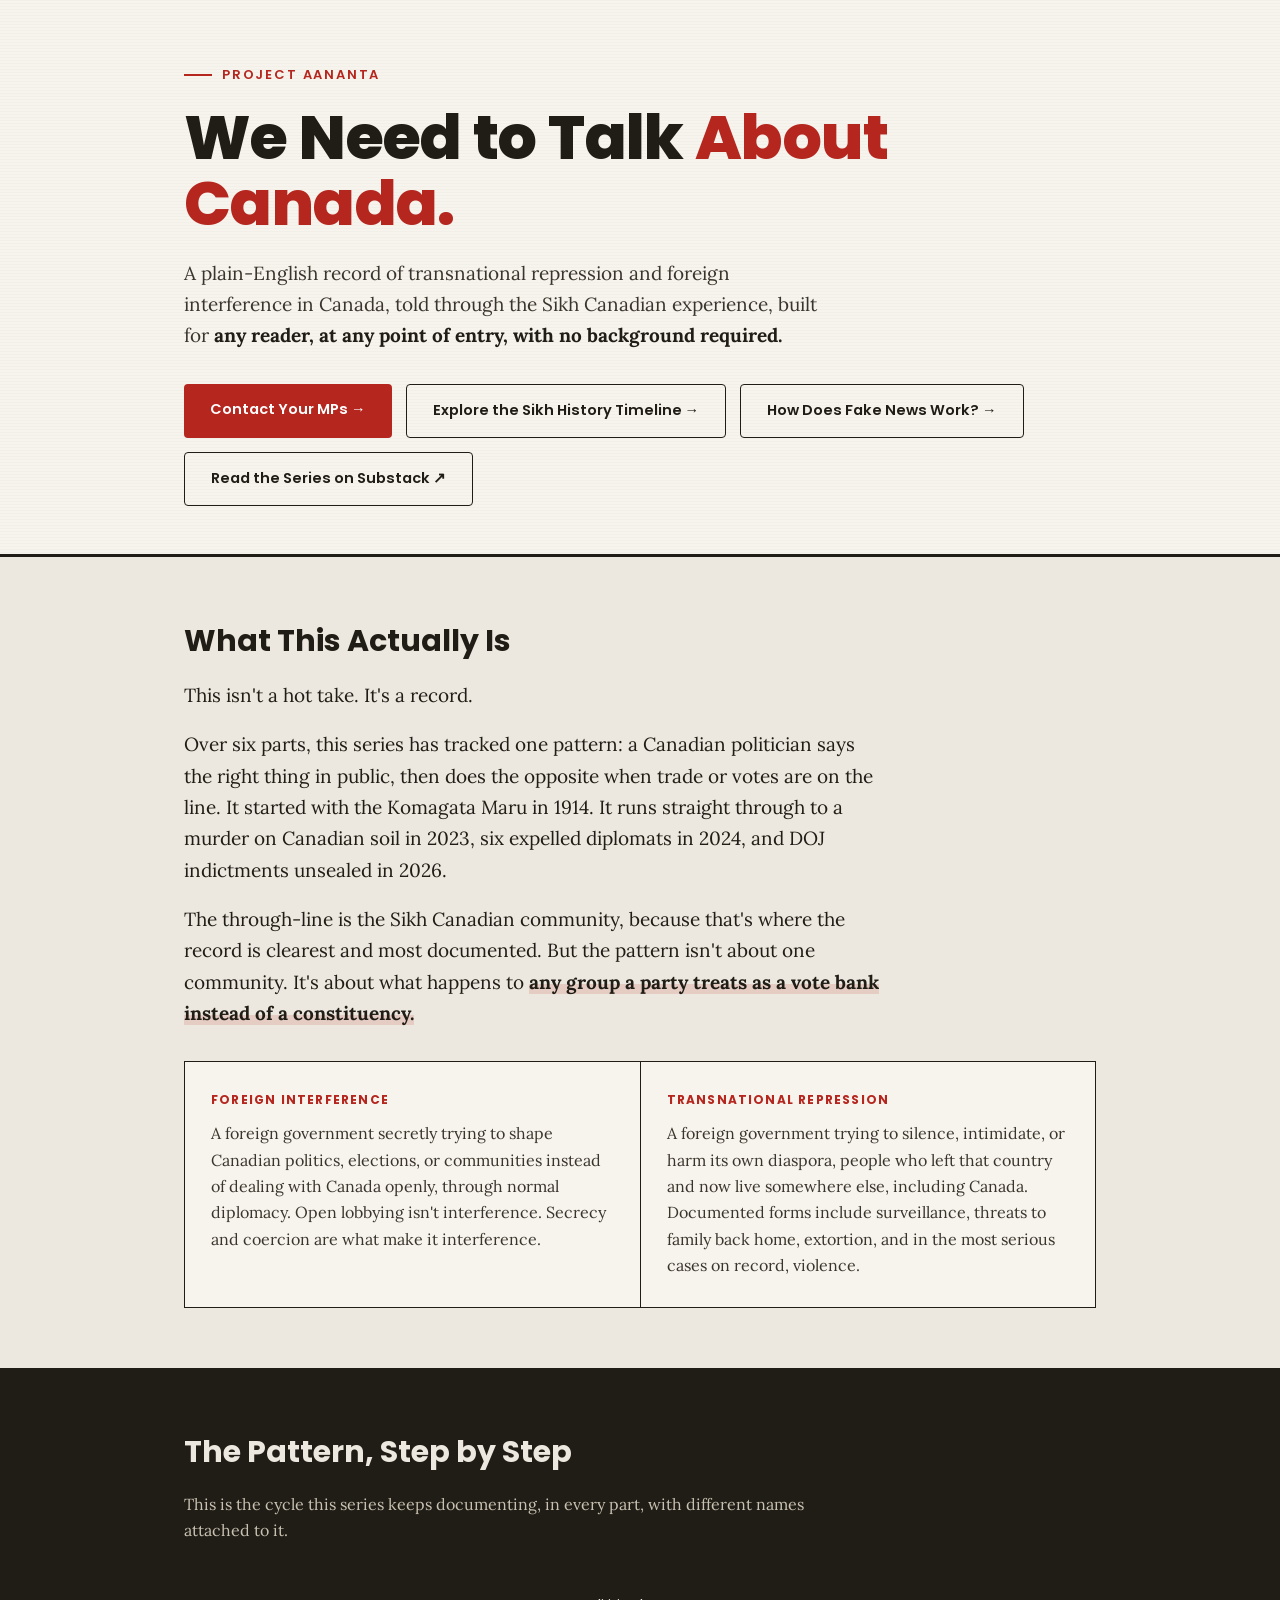
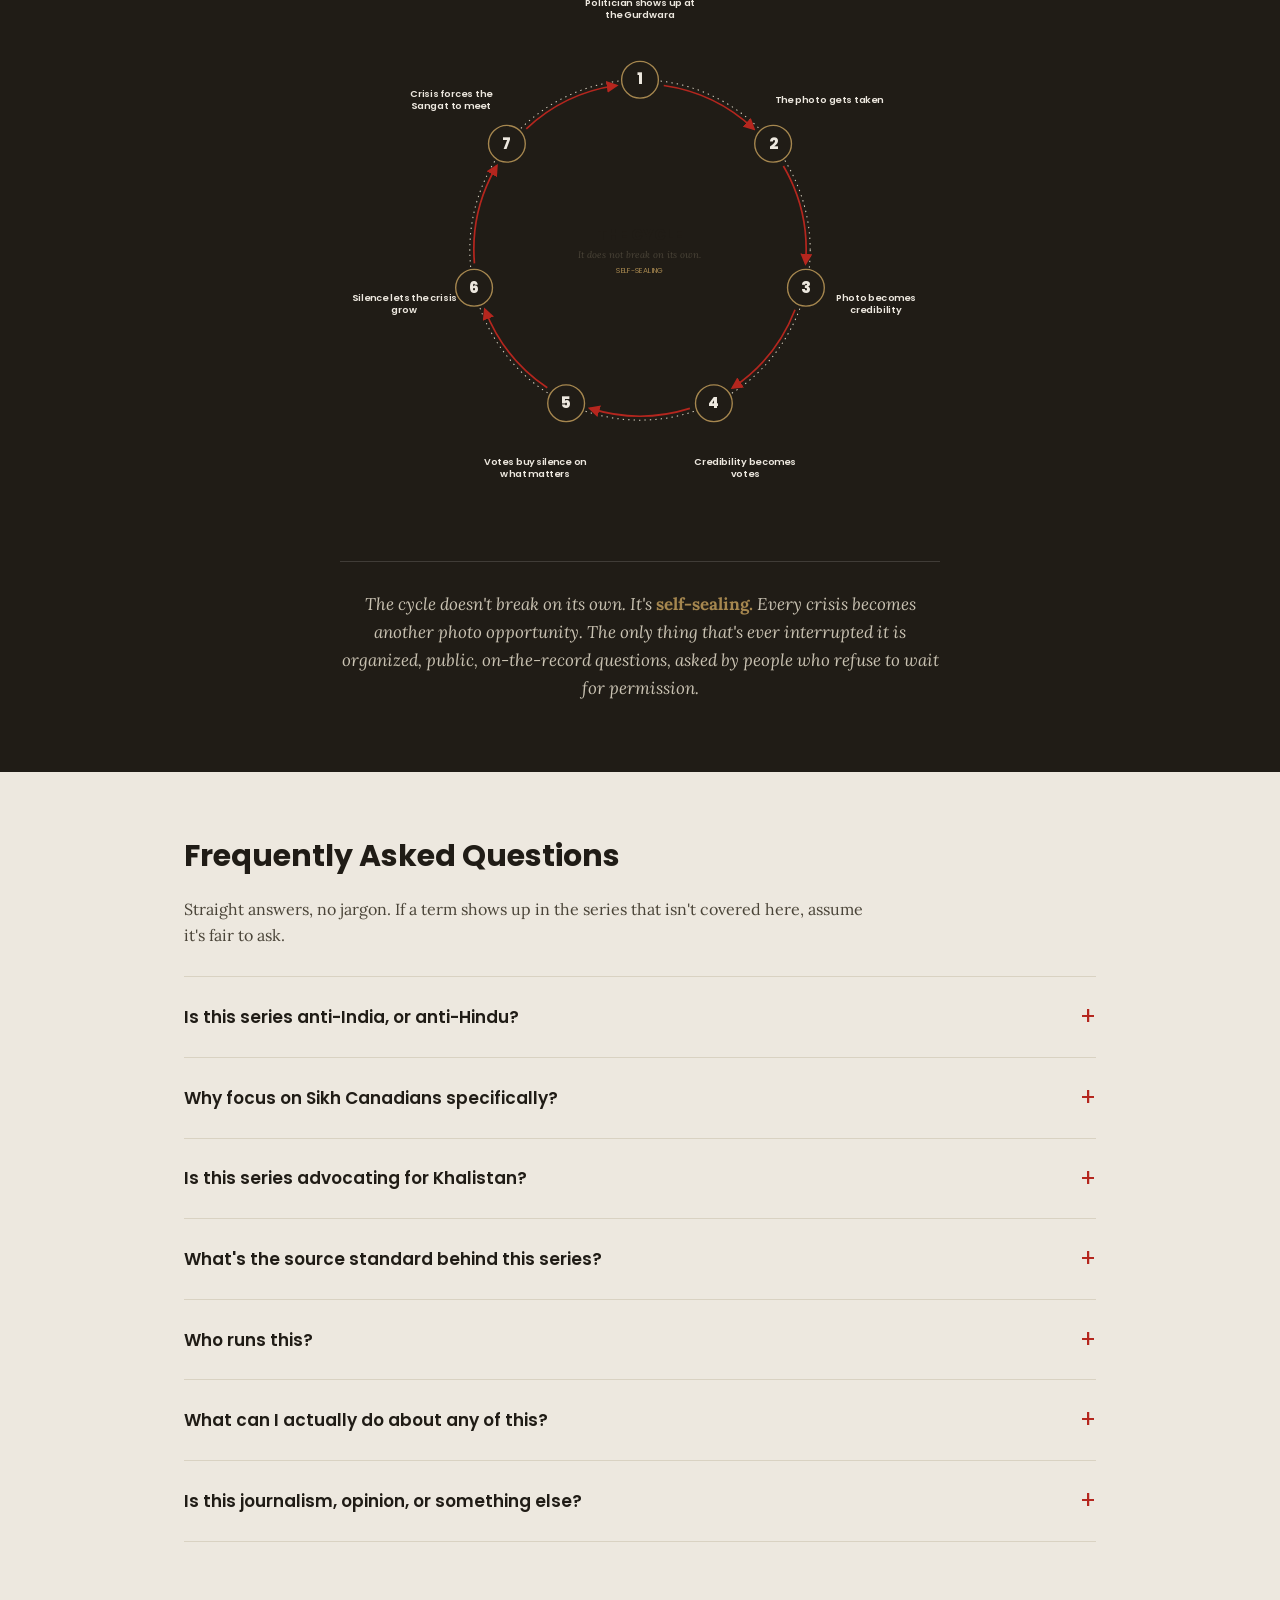
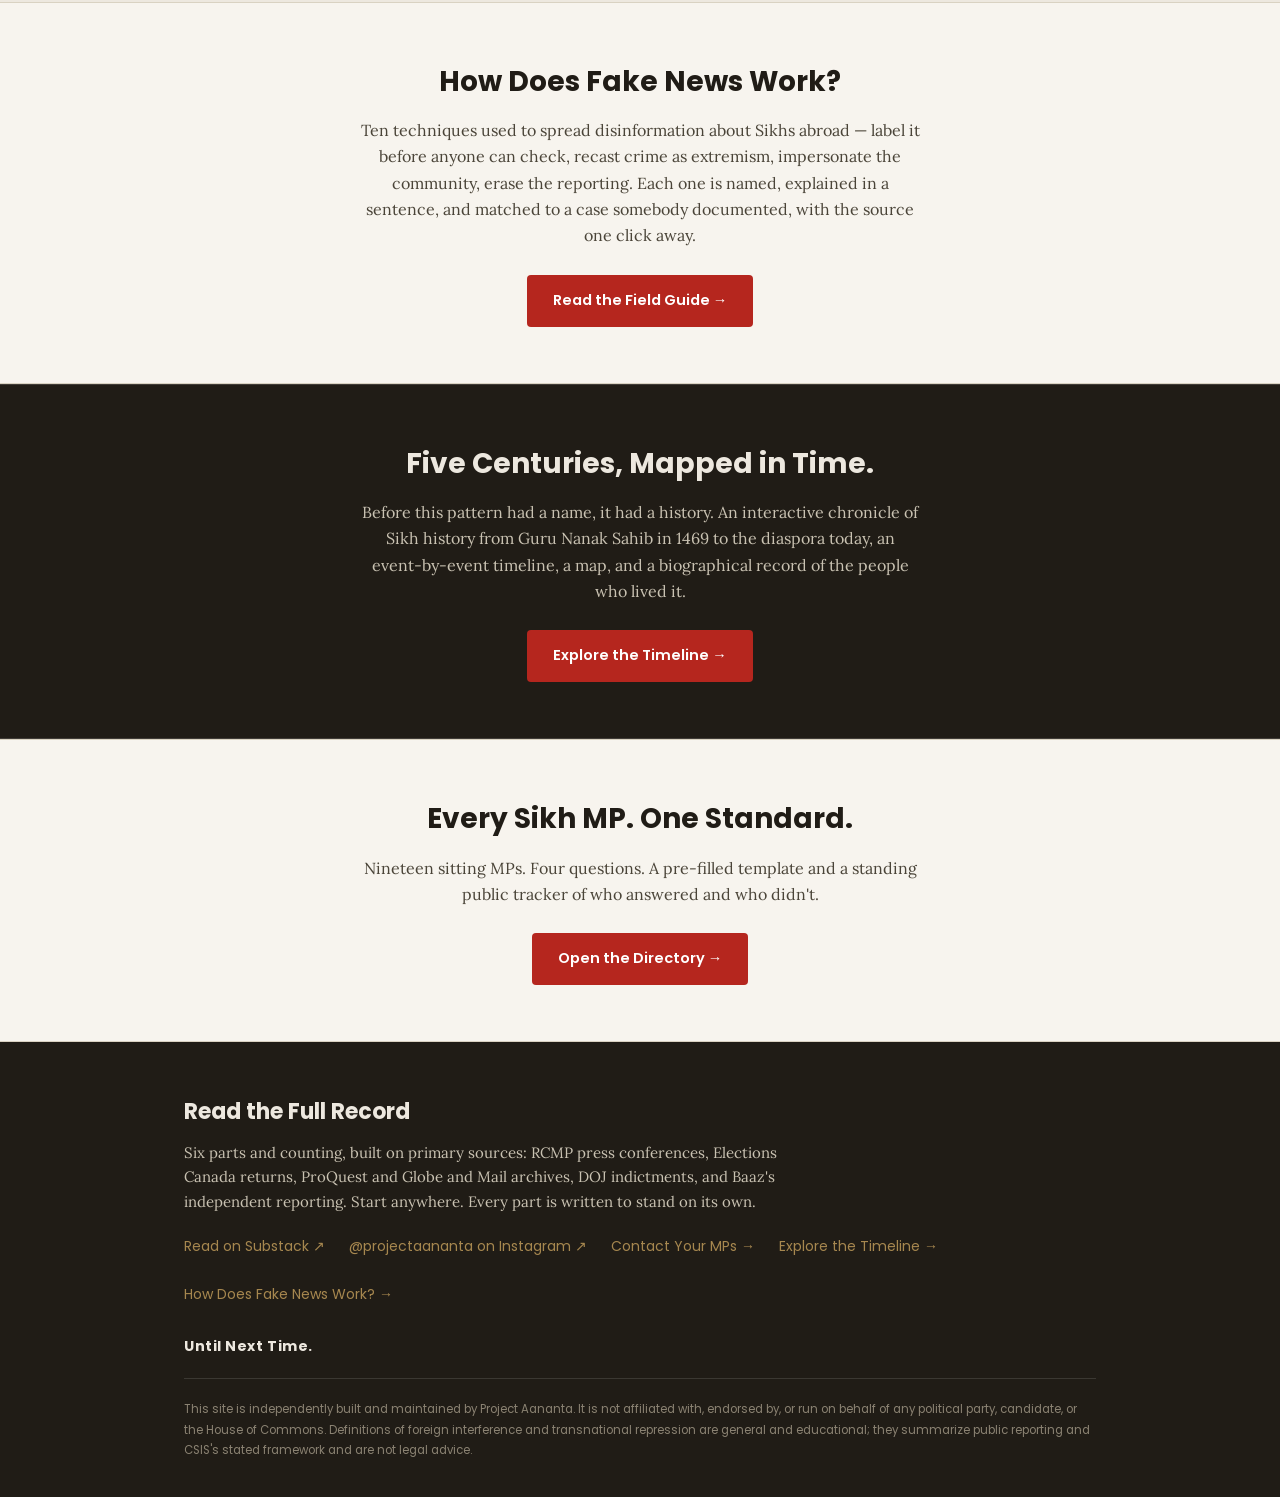
<file: index.html>
<!DOCTYPE html>
<html lang="en">
<head>
<meta charset="UTF-8">
<meta name="viewport" content="width=device-width, initial-scale=1.0">
<title>We Need to Talk About Canada — Project Aananta</title>
<meta name="description" content="A plain-English guide to transnational repression and foreign interference in Canada, and the pattern that keeps letting it happen.">
<link rel="preconnect" href="https://fonts.googleapis.com">
<link rel="preconnect" href="https://fonts.gstatic.com" crossorigin>
<link href="https://fonts.googleapis.com/css2?family=Poppins:wght@400;500;600;700;800&family=Lora:ital,wght@0,400;0,500;0,600;1,400&display=swap" rel="stylesheet">
<style>
  :root{
    --cream:#EDE8DF;
    --paper:#F7F4EE;
    --ink:#201C16;
    --red:#B5261E;
    --red-deep:#8C1B15;
    --brass:#A6874F;
    --line:#D9D2C2;
    --white:#FFFFFF;
    --silent:#8C8474;
  }
  *{box-sizing:border-box; margin:0; padding:0;}
  html{scroll-behavior:smooth;}
  body{
    background:var(--cream);
    color:var(--ink);
    font-family:'Lora', serif;
    line-height:1.65;
    -webkit-font-smoothing:antialiased;
  }
  ::selection{background:var(--red); color:var(--white);}
  a{color:inherit;}
  .wrap{max-width:960px; margin:0 auto; padding:0 24px;}

  /* ---------- MASTHEAD ---------- */
  header.masthead{
    border-bottom:3px solid var(--ink);
    background:
      repeating-linear-gradient(180deg, rgba(0,0,0,0.02) 0px, rgba(0,0,0,0.02) 1px, transparent 1px, transparent 3px),
      var(--paper);
    padding:64px 0 48px;
  }
  .eyebrow{
    font-family:'Poppins', sans-serif;
    font-weight:600;
    font-size:13px;
    letter-spacing:.14em;
    text-transform:uppercase;
    color:var(--red);
    display:flex;
    align-items:center;
    gap:10px;
    margin-bottom:20px;
  }
  .eyebrow::before{
    content:"";
    width:28px; height:2px;
    background:var(--red);
    display:inline-block;
  }
  h1.title{
    font-family:'Poppins', sans-serif;
    font-weight:800;
    font-size:clamp(36px, 6vw, 62px);
    line-height:1.05;
    letter-spacing:-.01em;
    margin-bottom:22px;
    max-width:760px;
  }
  h1.title em{
    font-style:normal;
    color:var(--red);
  }
  .dek{
    font-family:'Lora', serif;
    font-size:19px;
    max-width:640px;
    color:#3a352c;
    margin-bottom:32px;
  }
  .dek strong{color:var(--ink);}

  .cta-row{
    display:flex; flex-wrap:wrap; gap:14px;
  }
  .btn{
    font-family:'Poppins', sans-serif;
    font-size:14.5px;
    font-weight:600;
    text-align:center;
    padding:14px 26px;
    border-radius:4px;
    text-decoration:none;
    display:inline-block;
    transition:.15s;
  }
  .btn-primary{background:var(--red); color:var(--white);}
  .btn-primary:hover{background:var(--red-deep);}
  .btn-ghost{border:1.5px solid var(--ink); color:var(--ink);}
  .btn-ghost:hover{background:var(--ink); color:var(--cream);}

  /* ---------- SECTION GENERIC ---------- */
  section{padding:60px 0;}
  section.tight{padding:40px 0;}
  h2.section-title{
    font-family:'Poppins', sans-serif;
    font-weight:700;
    font-size:30px;
    margin-bottom:14px;
  }
  .section-sub{
    color:#4a4438;
    max-width:680px;
    margin-bottom:8px;
  }
  .lede{
    font-size:19px;
    max-width:700px;
  }
  .lede p{margin-bottom:18px;}
  .lede strong{
    background:linear-gradient(transparent 60%, rgba(181,38,30,0.14) 60%);
  }

  /* ---------- DEFINITION CARDS ---------- */
  .def-grid{
    display:grid;
    grid-template-columns:1fr 1fr;
    gap:1px;
    background:var(--ink);
    border:1px solid var(--ink);
    margin-top:32px;
  }
  .def-card{
    background:var(--paper);
    padding:28px 26px;
  }
  .def-card .term{
    font-family:'Poppins', sans-serif;
    font-weight:700;
    font-size:12px;
    letter-spacing:.1em;
    text-transform:uppercase;
    color:var(--red);
    margin-bottom:10px;
  }
  .def-card p{font-size:16px; color:#3a352c;}

  /* ---------- CYCLE ---------- */
  .cycle-section{
    background:var(--ink);
    padding:60px 0 70px;
  }
  .cycle-section .section-title, .cycle-section .section-sub{color:var(--cream);}
  .cycle-section .section-sub{color:#c9c2b2;}
  .cycle-wrap{
    max-width:640px;
    margin:20px auto 0;
  }
  .cycle-svg{width:100%; height:auto; display:block;}
  .cycle-label{
    font-family:'Poppins', sans-serif;
    font-weight:600;
    font-size:14px;
    line-height:1.3;
    color:var(--cream);
    text-align:center;
    display:flex;
    align-items:center;
    justify-content:center;
    height:100%;
    padding:0 4px;
  }
  .cycle-punchline{
    max-width:600px;
    margin:32px auto 0;
    text-align:center;
    font-family:'Lora', serif;
    font-style:italic;
    font-size:17px;
    color:#c9c2b2;
    border-top:1px solid rgba(255,255,255,.14);
    padding-top:28px;
  }
  .cycle-punchline strong{color:var(--brass); font-style:normal;}

  /* ---------- FAQ ---------- */
  .faq-list{
    margin-top:28px;
    border-top:1px solid var(--line);
  }
  details.faq-item{
    border-bottom:1px solid var(--line);
    padding:20px 0;
  }
  details.faq-item summary{
    font-family:'Poppins', sans-serif;
    font-weight:600;
    font-size:17px;
    cursor:pointer;
    list-style:none;
    display:flex;
    justify-content:space-between;
    align-items:center;
    gap:16px;
  }
  details.faq-item summary::-webkit-details-marker{display:none;}
  details.faq-item summary::after{
    content:"+";
    font-family:'Poppins', sans-serif;
    font-weight:400;
    font-size:24px;
    color:var(--red);
    flex-shrink:0;
    transition:transform .15s;
  }
  details.faq-item[open] summary::after{
    content:"–";
  }
  details.faq-item .faq-answer{
    margin-top:14px;
    font-size:16px;
    color:#3a352c;
    max-width:680px;
  }
  details.faq-item .faq-answer p + p{margin-top:12px;}

  /* ---------- CTA BAND ---------- */
  .cta-band{
    background:var(--paper);
    border-top:1px solid var(--line);
    border-bottom:1px solid var(--line);
    padding:56px 0;
    text-align:center;
  }
  .cta-band h2{
    font-family:'Poppins', sans-serif;
    font-weight:700;
    font-size:28px;
    margin-bottom:12px;
  }
  .cta-band p{
    max-width:560px;
    margin:0 auto 26px;
    color:#4a4438;
  }
  .cta-band.dark{
    background:var(--ink);
    border-top-color:rgba(255,255,255,.14);
    border-bottom-color:rgba(255,255,255,.14);
  }
  .cta-band.dark h2{color:var(--cream);}
  .cta-band.dark p{color:#c9c2b2;}

  /* ---------- FOOTER ---------- */
  footer{
    background:var(--ink);
    color:var(--cream);
    padding:52px 0 36px;
  }
  footer .foot-title{
    font-family:'Poppins', sans-serif;
    font-weight:700;
    font-size:22px;
    margin-bottom:10px;
  }
  footer p{color:#c9c2b2; max-width:600px; margin-bottom:20px; font-size:15px;}
  footer .foot-links{
    display:flex; gap:24px; flex-wrap:wrap;
    font-family:'Poppins', sans-serif;
    font-size:14px;
    margin-bottom:28px;
  }
  footer .foot-links a{
    color:var(--brass);
    text-decoration:none;
    border-bottom:1px solid transparent;
  }
  footer .foot-links a:hover{border-color:var(--brass);}
  .until-next-time{
    font-family:'Poppins', sans-serif;
    font-weight:700;
    font-size:14px;
    color:var(--cream);
    letter-spacing:.04em;
    margin-top:8px;
  }
  .foot-sources{
    font-family:'Poppins', sans-serif;
    font-size:11.5px;
    color:#8a8272;
    border-top:1px solid rgba(255,255,255,.12);
    padding-top:20px;
    margin-top:20px;
    line-height:1.8;
  }

  @media (max-width: 720px){
    .def-grid{grid-template-columns:1fr;}
    header.masthead{padding:48px 0 36px;}
    section{padding:44px 0;}
  }
</style>
</head>
<body>

<header class="masthead">
  <div class="wrap">
    <div class="eyebrow">Project Aananta</div>
    <h1 class="title">We Need to Talk <em>About Canada.</em></h1>
    <p class="dek">A plain-English record of transnational repression and foreign interference in Canada, told through the Sikh Canadian experience, built for <strong>any reader, at any point of entry, with no background required.</strong></p>
    <div class="cta-row">
      <a class="btn btn-primary" href="directory.html">Contact Your MPs &#8594;</a>
      <a class="btn btn-ghost" href="timeline.html">Explore the Sikh History Timeline &#8594;</a>
      <a class="btn btn-ghost" href="fake-news.html">How Does Fake News Work? &#8594;</a>
      <a class="btn btn-ghost" href="https://projectaananta.substack.com/" target="_blank" rel="noopener">Read the Series on Substack &#8599;</a>
    </div>
  </div>
</header>

<section>
  <div class="wrap">
    <h2 class="section-title">What This Actually Is</h2>
    <div class="lede">
      <p>This isn't a hot take. It's a record.</p>
      <p>Over six parts, this series has tracked one pattern: a Canadian politician says the right thing in public, then does the opposite when trade or votes are on the line. It started with the Komagata Maru in 1914. It runs straight through to a murder on Canadian soil in 2023, six expelled diplomats in 2024, and DOJ indictments unsealed in 2026.</p>
      <p>The through-line is the Sikh Canadian community, because that's where the record is clearest and most documented. But the pattern isn't about one community. It's about what happens to <strong>any group a party treats as a vote bank instead of a constituency.</strong></p>
    </div>

    <div class="def-grid">
      <div class="def-card">
        <div class="term">Foreign Interference</div>
        <p>A foreign government secretly trying to shape Canadian politics, elections, or communities instead of dealing with Canada openly, through normal diplomacy. Open lobbying isn't interference. Secrecy and coercion are what make it interference.</p>
      </div>
      <div class="def-card">
        <div class="term">Transnational Repression</div>
        <p>A foreign government trying to silence, intimidate, or harm its own diaspora, people who left that country and now live somewhere else, including Canada. Documented forms include surveillance, threats to family back home, extortion, and in the most serious cases on record, violence.</p>
      </div>
    </div>
  </div>
</section>

<section class="cycle-section">
  <div class="wrap">
    <h2 class="section-title">The Pattern, Step by Step</h2>
    <p class="section-sub">This is the cycle this series keeps documenting, in every part, with different names attached to it.</p>
    <div class="cycle-wrap">
      <svg viewBox="-70 -40 940 830" xmlns="http://www.w3.org/2000/svg" role="img" aria-labelledby="cycleTitle cycleDesc" class="cycle-svg">
<title id="cycleTitle">The Cycle</title>
<desc id="cycleDesc">A seven-step circular diagram showing how a politician's photo at a Gurdwara becomes credibility, then votes, then silence, letting a crisis grow until the community is forced to organize, at which point the same politician returns for another photo, restarting the cycle.</desc>
<circle cx="400" cy="380" r="250" fill="none" stroke="#D9D2C2" stroke-width="1.5" stroke-dasharray="2 6"/>
<defs>
  <marker id="cycleArrow" viewBox="0 0 10 10" refX="8" refY="5" markerWidth="7" markerHeight="7" orient="auto-start-reverse">
    <path d="M 0 0 L 10 5 L 0 10 z" fill="#B5261E"/>
  </marker>
</defs>
<path d="M 434.9 138.5 A 244.0 244.0 0 0 1 567.0 202.1" fill="none" stroke="#B5261E" stroke-width="2.5" marker-end="url(#cycleArrow)"/>
<path d="M 610.6 256.7 A 244.0 244.0 0 0 1 643.2 399.7" fill="none" stroke="#B5261E" stroke-width="2.5" marker-end="url(#cycleArrow)"/>
<path d="M 627.7 467.8 A 244.0 244.0 0 0 1 536.2 582.4" fill="none" stroke="#B5261E" stroke-width="2.5" marker-end="url(#cycleArrow)"/>
<path d="M 473.3 612.7 A 244.0 244.0 0 0 1 326.7 612.7" fill="none" stroke="#B5261E" stroke-width="2.5" marker-end="url(#cycleArrow)"/>
<path d="M 263.8 582.4 A 244.0 244.0 0 0 1 172.3 467.8" fill="none" stroke="#B5261E" stroke-width="2.5" marker-end="url(#cycleArrow)"/>
<path d="M 156.8 399.7 A 244.0 244.0 0 0 1 189.4 256.7" fill="none" stroke="#B5261E" stroke-width="2.5" marker-end="url(#cycleArrow)"/>
<path d="M 233.0 202.1 A 244.0 244.0 0 0 1 365.1 138.5" fill="none" stroke="#B5261E" stroke-width="2.5" marker-end="url(#cycleArrow)"/>
<text x="400" y="366" text-anchor="middle" font-family="Poppins, sans-serif" font-weight="800" font-size="22" fill="#201C16">THE CYCLE</text>
<text x="400" y="392" text-anchor="middle" font-family="Lora, serif" font-style="italic" font-size="14" fill="#4a4438">It does not break on its own.</text>
<text x="400" y="414" text-anchor="middle" font-family="Poppins, sans-serif" font-size="11" letter-spacing="0.05em" fill="#A6874F">SELF-SEALING</text>
<circle cx="400.0" cy="130.0" r="27" fill="#201C16"/>
<circle cx="400.0" cy="130.0" r="27" fill="none" stroke="#A6874F" stroke-width="2"/>
<text x="400.0" y="137.0" text-anchor="middle" font-family="Poppins, sans-serif" font-weight="800" font-size="22" fill="#EDE8DF">1</text>
<circle cx="595.5" cy="224.1" r="27" fill="#201C16"/>
<circle cx="595.5" cy="224.1" r="27" fill="none" stroke="#A6874F" stroke-width="2"/>
<text x="595.5" y="231.1" text-anchor="middle" font-family="Poppins, sans-serif" font-weight="800" font-size="22" fill="#EDE8DF">2</text>
<circle cx="643.7" cy="435.6" r="27" fill="#201C16"/>
<circle cx="643.7" cy="435.6" r="27" fill="none" stroke="#A6874F" stroke-width="2"/>
<text x="643.7" y="442.6" text-anchor="middle" font-family="Poppins, sans-serif" font-weight="800" font-size="22" fill="#EDE8DF">3</text>
<circle cx="508.5" cy="605.2" r="27" fill="#201C16"/>
<circle cx="508.5" cy="605.2" r="27" fill="none" stroke="#A6874F" stroke-width="2"/>
<text x="508.5" y="612.2" text-anchor="middle" font-family="Poppins, sans-serif" font-weight="800" font-size="22" fill="#EDE8DF">4</text>
<circle cx="291.5" cy="605.2" r="27" fill="#201C16"/>
<circle cx="291.5" cy="605.2" r="27" fill="none" stroke="#A6874F" stroke-width="2"/>
<text x="291.5" y="612.2" text-anchor="middle" font-family="Poppins, sans-serif" font-weight="800" font-size="22" fill="#EDE8DF">5</text>
<circle cx="156.3" cy="435.6" r="27" fill="#201C16"/>
<circle cx="156.3" cy="435.6" r="27" fill="none" stroke="#A6874F" stroke-width="2"/>
<text x="156.3" y="442.6" text-anchor="middle" font-family="Poppins, sans-serif" font-weight="800" font-size="22" fill="#EDE8DF">6</text>
<circle cx="204.5" cy="224.1" r="27" fill="#201C16"/>
<circle cx="204.5" cy="224.1" r="27" fill="none" stroke="#A6874F" stroke-width="2"/>
<text x="204.5" y="231.1" text-anchor="middle" font-family="Poppins, sans-serif" font-weight="800" font-size="22" fill="#EDE8DF">7</text>
<foreignObject x="312.0" y="-7.0" width="176" height="64">
    <div xmlns="http://www.w3.org/1999/xhtml" class="cycle-label">Politician shows up at the Gurdwara</div>
  </foreignObject>
<foreignObject x="589.6" y="126.7" width="176" height="64">
    <div xmlns="http://www.w3.org/1999/xhtml" class="cycle-label">The photo gets taken</div>
  </foreignObject>
<foreignObject x="658.1" y="427.0" width="176" height="64">
    <div xmlns="http://www.w3.org/1999/xhtml" class="cycle-label">Photo becomes credibility</div>
  </foreignObject>
<foreignObject x="466.0" y="667.8" width="176" height="64">
    <div xmlns="http://www.w3.org/1999/xhtml" class="cycle-label">Credibility becomes votes</div>
  </foreignObject>
<foreignObject x="158.0" y="667.8" width="176" height="64">
    <div xmlns="http://www.w3.org/1999/xhtml" class="cycle-label">Votes buy silence on what matters</div>
  </foreignObject>
<foreignObject x="-34.1" y="427.0" width="176" height="64">
    <div xmlns="http://www.w3.org/1999/xhtml" class="cycle-label">Silence lets the crisis grow</div>
  </foreignObject>
<foreignObject x="34.4" y="126.7" width="176" height="64">
    <div xmlns="http://www.w3.org/1999/xhtml" class="cycle-label">Crisis forces the Sangat to meet</div>
  </foreignObject>
</svg>
    </div>
    <p class="cycle-punchline">The cycle doesn't break on its own. It's <strong>self-sealing.</strong> Every crisis becomes another photo opportunity. The only thing that's ever interrupted it is organized, public, on-the-record questions, asked by people who refuse to wait for permission.</p>
  </div>
</section>

<section>
  <div class="wrap">
    <h2 class="section-title">Frequently Asked Questions</h2>
    <p class="section-sub">Straight answers, no jargon. If a term shows up in the series that isn't covered here, assume it's fair to ask.</p>

    <div class="faq-list">
      <details class="faq-item">
        <summary>Is this series anti-India, or anti-Hindu?</summary>
        <div class="faq-answer">
          <p>No. This series is aimed at specific, documented actions by state actors and at the Canadian politicians who stay silent about them. It is not aimed at a country's people or at a religion.</p>
          <p>CSIS itself draws this same distinction: advocating for Khalistan is lawful political activity in Canada. The pattern this series documents is a strategy of collapsing that lawful advocacy into "extremism" to stigmatize an entire community. Naming that strategy is not an attack on Hindus or on India's people. It's a description of a specific playbook.</p>
        </div>
      </details>

      <details class="faq-item">
        <summary>Why focus on Sikh Canadians specifically?</summary>
        <div class="faq-answer">
          <p>Because that's where the record is most documented right now: RCMP press conferences, a murder on Canadian soil, six expelled diplomats, unsealed DOJ indictments. It's checkable, not speculative.</p>
          <p>But the argument of this series has always been that the pattern generalizes. Any community that a party can count on for votes without earning them, and can therefore stay quiet about when it's convenient, is vulnerable to the same cycle.</p>
        </div>
      </details>

      <details class="faq-item">
        <summary>Is this series advocating for Khalistan?</summary>
        <div class="faq-answer">
          <p>No. This series documents political accountability. It is not a platform for any particular movement.</p>
          <p>It does note, as a matter of Canadian law and CSIS's own public position, that advocating for an independent Sikh state is lawful political speech in Canada. Separately, it documents cases where foreign state actors have leaned on the existence of that advocacy to justify surveillance or repression of Sikh Canadians generally. Those are two different questions, and this series keeps them separate on purpose.</p>
        </div>
      </details>

      <details class="faq-item">
        <summary>What's the source standard behind this series?</summary>
        <div class="faq-answer">
          <p>Every claim in this series traces to something a reader can check: RCMP statements, DOJ indictments, Elections Canada filings, court records, or established reporting from outlets including Baaz, the Globe and Mail, and CBC.</p>
          <p>Unverifiable claims get removed, not softened. Disputed identifications are held out of publication entirely until they clear registry-level verification. This standard has cost the series speed more than once. It's kept every time.</p>
        </div>
      </details>

      <details class="faq-item">
        <summary>Who runs this?</summary>
        <div class="faq-answer">
          <p>Project Aananta, an independent Substack. The person behind it has family who have served in the Canadian military, veterans and active service members both, which is part of why this series treats Canada's stated values as a standard worth holding it to, not a slogan to wave past.</p>
          <p>Research throughout the series draws on original reporting from Baaz (@BaazNewsOrg), credited directly wherever their work is used.</p>
        </div>
      </details>

      <details class="faq-item">
        <summary>What can I actually do about any of this?</summary>
        <div class="faq-answer">
          <p>Ask. Directly, publicly, and on the record.</p>
          <p>Every Sikh MP currently sitting in Parliament is listed in this project's contact tool, with a ready-to-send template built around four checkable questions. You don't need to live in their riding. A Canadian's right to ask their representatives where they stand doesn't stop at a postal code.</p>
        </div>
      </details>

      <details class="faq-item">
        <summary>Is this journalism, opinion, or something else?</summary>
        <div class="faq-answer">
          <p>Call it investigative commentary built on primary sources. Every factual claim is sourced. The framing, the pattern this series argues connects those facts together, is the author's own analysis, stated plainly as analysis rather than disguised as neutral reporting.</p>
        </div>
      </details>
    </div>
  </div>
</section>

<div class="cta-band">
  <div class="wrap">
    <h2>How Does Fake News Work?</h2>
    <p>Ten techniques used to spread disinformation about Sikhs abroad &mdash; label it before anyone can check, recast crime as extremism, impersonate the community, erase the reporting. Each one is named, explained in a sentence, and matched to a case somebody documented, with the source one click away.</p>
    <a class="btn btn-primary" href="fake-news.html">Read the Field Guide &#8594;</a>
  </div>
</div>

<div class="cta-band dark">
  <div class="wrap">
    <h2>Five Centuries, Mapped in Time.</h2>
    <p>Before this pattern had a name, it had a history. An interactive chronicle of Sikh history from Guru Nanak Sahib in 1469 to the diaspora today, an event-by-event timeline, a map, and a biographical record of the people who lived it.</p>
    <a class="btn btn-primary" href="timeline.html">Explore the Timeline &#8594;</a>
  </div>
</div>

<div class="cta-band">
  <div class="wrap">
    <h2>Every Sikh MP. One Standard.</h2>
    <p>Nineteen sitting MPs. Four questions. A pre-filled template and a standing public tracker of who answered and who didn't.</p>
    <a class="btn btn-primary" href="directory.html">Open the Directory &#8594;</a>
  </div>
</div>

<footer>
  <div class="wrap">
    <div class="foot-title">Read the Full Record</div>
    <p>Six parts and counting, built on primary sources: RCMP press conferences, Elections Canada returns, ProQuest and Globe and Mail archives, DOJ indictments, and Baaz's independent reporting. Start anywhere. Every part is written to stand on its own.</p>
    <div class="foot-links">
      <a href="https://projectaananta.substack.com/" target="_blank" rel="noopener">Read on Substack &#8599;</a>
      <a href="https://instagram.com/projectaananta" target="_blank" rel="noopener">@projectaananta on Instagram &#8599;</a>
      <a href="directory.html">Contact Your MPs &#8594;</a>
      <a href="timeline.html">Explore the Timeline &#8594;</a>
      <a href="fake-news.html">How Does Fake News Work? &#8594;</a>
    </div>
    <div class="until-next-time">Until Next Time.</div>
    <div class="foot-sources">
      This site is independently built and maintained by Project Aananta. It is not affiliated with, endorsed by, or run on behalf of any political party, candidate, or the House of Commons. Definitions of foreign interference and transnational repression are general and educational; they summarize public reporting and CSIS's stated framework and are not legal advice.
    </div>
  </div>
</footer>

</body>
</html>
</file>
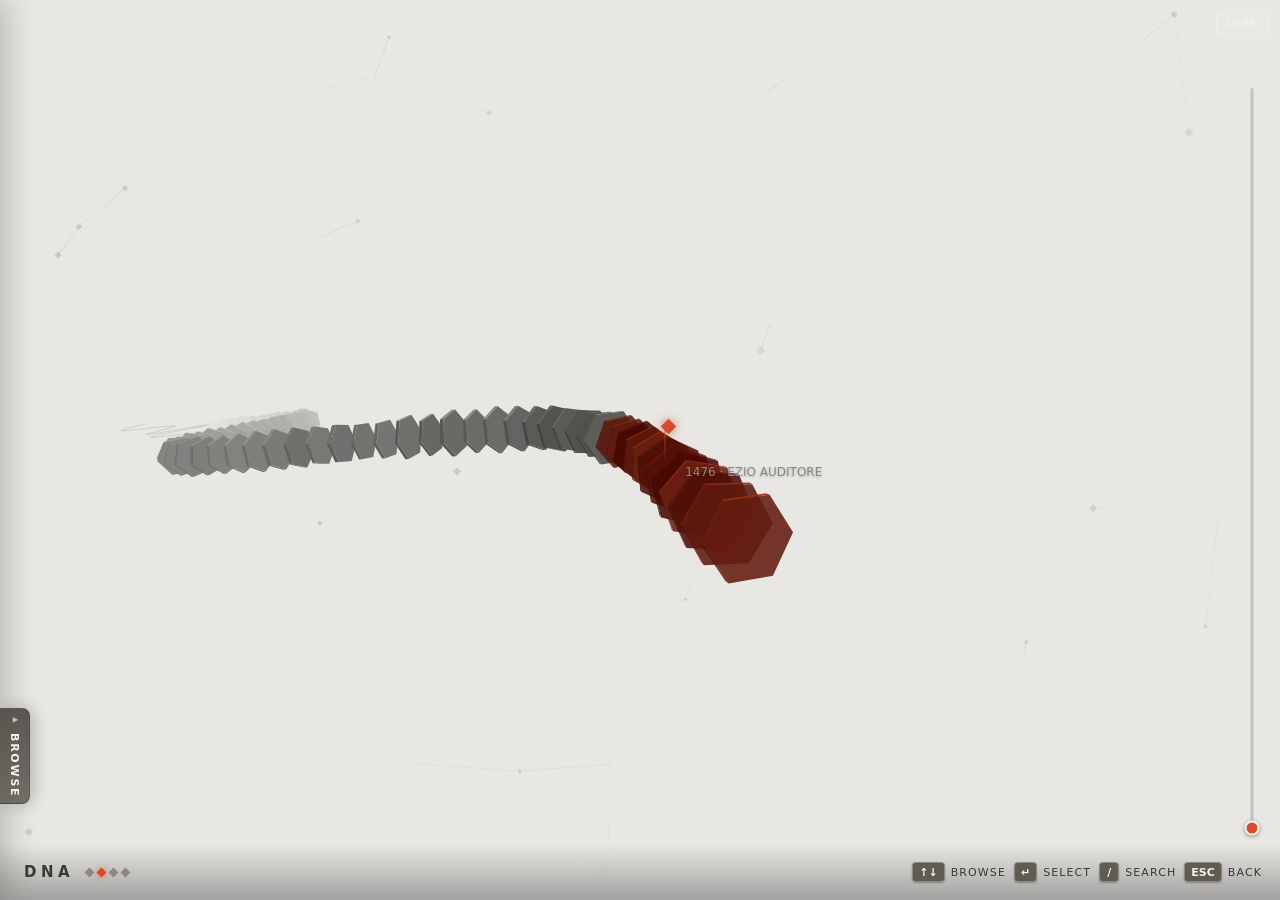
<file: ac-dna-spire.html>
<!DOCTYPE html>
<html lang="en">
<head>
<meta charset="UTF-8">
<meta name="viewport" content="width=device-width, initial-scale=1.0">
<title>Assassin's Creed II — DNA Memory Browser</title>
<style>
  /* ---------------------------------------------------------------
     Theme tokens. Manual [data-theme] overrides win over the OS
     media query via higher specificity (:root[data-theme] = 0,2,0
     vs :root inside @media = 0,1,0).
  ---------------------------------------------------------------- */
  :root {
    --ground:#e8e7e4; --ground-hi:#f4f3f1; --ink:#3a3833; --ink-soft:#8d897f;
    --plate:rgba(84,80,72,.80); --plate-2:rgba(70,66,59,.87); --plate-ink:#f2f1ee;
    --plate-dim:rgba(242,241,238,.62);
    --blood:#c0281c; --blood-deep:#7a1004; --blood-hot:#d94a2a;
    --line:rgba(0,0,0,.16); --line-soft:rgba(0,0,0,.09);
    --key-bg:rgba(84,80,72,.90); --key-ink:#f2f1ee; --key-border:rgba(255,255,255,.28);
  }
  @media (prefers-color-scheme: dark) {
    :root {
      --ground:#17181a; --ground-hi:#101113; --ink:#d9d8d4; --ink-soft:#93908a;
      --plate:rgba(28,28,31,.82); --plate-2:rgba(20,20,23,.88); --plate-ink:#f2f1ee;
      --plate-dim:rgba(242,241,238,.58);
      --blood:#d9382a; --blood-deep:#8f1607; --blood-hot:#ea5a34;
      --line:rgba(255,255,255,.16); --line-soft:rgba(255,255,255,.08);
      --key-bg:rgba(28,28,31,.92); --key-ink:#f2f1ee; --key-border:rgba(255,255,255,.22);
    }
  }
  :root[data-theme="dark"] {
    --ground:#17181a; --ground-hi:#101113; --ink:#d9d8d4; --ink-soft:#93908a;
    --plate:rgba(28,28,31,.92); --plate-2:rgba(20,20,23,.95); --plate-ink:#f2f1ee;
    --plate-dim:rgba(242,241,238,.58);
    --blood:#d9382a; --blood-deep:#8f1607; --blood-hot:#ea5a34;
    --line:rgba(255,255,255,.16); --line-soft:rgba(255,255,255,.08);
    --key-bg:rgba(28,28,31,.92); --key-ink:#f2f1ee; --key-border:rgba(255,255,255,.22);
  }
  :root[data-theme="light"] {
    --ground:#e8e7e4; --ground-hi:#f4f3f1; --ink:#3a3833; --ink-soft:#8d897f;
    --plate:rgba(84,80,72,.80); --plate-2:rgba(70,66,59,.87); --plate-ink:#f2f1ee;
    --plate-dim:rgba(242,241,238,.62);
    --blood:#c0281c; --blood-deep:#7a1004; --blood-hot:#d94a2a;
    --line:rgba(0,0,0,.16); --line-soft:rgba(0,0,0,.09);
    --key-bg:rgba(84,80,72,.90); --key-ink:#f2f1ee; --key-border:rgba(255,255,255,.28);
  }

  :root { --panel-w: 336px; }
  * { box-sizing: border-box; }
  html, body {
    margin: 0; padding: 0; width: 100%; height: 100%;
    overflow: hidden; background: var(--ground);
    font-family: "Arial Narrow","Helvetica Neue","Segoe UI",system-ui,sans-serif;
    color: var(--ink);
    -webkit-font-smoothing: antialiased;
  }
  body { position: fixed; inset: 0; }

  .uppercase {
    text-transform: uppercase; letter-spacing: .1em;
    font-stretch: condensed;
  }
  .tnum { font-variant-numeric: tabular-nums; }

  /* ---- canvas stage ---- */
  #stage { position: fixed; inset: 0; z-index: 0; }
  canvas#spireCanvas { display: block; width: 100%; height: 100%; }

  /* floating diamond marker over the active clump */
  #markerLayer { position: fixed; inset: 0; z-index: 1; pointer-events: none; }
  .marker {
    position: absolute; width: 11px; height: 11px; margin: -6px 0 0 -6px;
    transform: rotate(45deg); background: var(--blood-hot);
    box-shadow: 0 0 10px rgba(217,74,42,.75); opacity: 0;
    transition: opacity .25s;
  }
  .marker .stem {
    position: absolute; left: 50%; top: 100%; width: 1px; height: 30px;
    background: linear-gradient(to bottom, var(--blood-hot), transparent);
    transform: translateX(-50%) rotate(-45deg); transform-origin: top center;
  }

  /* year / subject float annotation */
  #annotation {
    position: fixed; z-index: 1; pointer-events: none;
    font-size: 12px; color: var(--ink-soft);
    text-shadow: 0 1px 3px rgba(0,0,0,.25);
    opacity: 0; transition: opacity .3s;
  }

  /* ---- side panel ---- */
  .panel {
    position: fixed; z-index: 3; top: 0; left: 0; bottom: 0;
    width: var(--panel-w); max-width: 100%;
    display: flex; flex-direction: column;
    background: linear-gradient(180deg, var(--plate-2), var(--plate));
    backdrop-filter: blur(7px); -webkit-backdrop-filter: blur(7px);
    border-right: 1px solid var(--line);
    color: var(--plate-ink);
    box-shadow: 6px 0 30px rgba(0,0,0,.22);
    transition: transform .34s cubic-bezier(.4,0,.2,1);
  }
  :root.panel-collapsed .panel { transform: translateX(-100%); }

  /* persistent handle tab — always reachable, slides with the collapse state,
     lets the spire read as the hero by default (matches the AC reference,
     where the browser is a thin corner overlay, not a boxed sidebar) */
  .panel-handle {
    position: fixed; z-index: 4; bottom: 96px; left: var(--panel-w);
    width: 30px; height: 96px;
    display: flex; align-items: center; justify-content: center; gap: 6px;
    background: linear-gradient(180deg, var(--plate-2), var(--plate));
    border: 1px solid var(--line); border-left: none; border-radius: 0 8px 8px 0;
    color: var(--plate-ink); cursor: pointer; font-family: inherit;
    writing-mode: vertical-rl; text-transform: uppercase; letter-spacing: .16em;
    font-size: 11px; font-weight: 700;
    box-shadow: 4px 0 16px rgba(0,0,0,.2);
    transition: left .34s cubic-bezier(.4,0,.2,1);
  }
  .panel-handle:hover { background: linear-gradient(180deg, var(--plate-2), var(--plate-2)); }
  .panel-handle .chev { writing-mode: horizontal-tb; transition: transform .34s ease; }
  :root.panel-collapsed .panel-handle { left: 0; }
  :root.panel-collapsed .panel-handle .chev { transform: rotate(180deg); }
  .panel__head {
    padding: 16px 18px 12px; border-bottom: 1px solid rgba(255,255,255,.10);
    flex: 0 0 auto;
  }
  .brandrow { display: flex; align-items: baseline; justify-content: space-between; gap: 10px; }
  .wordmark {
    font-size: 22px; font-weight: 700; letter-spacing: .34em;
    color: var(--plate-ink); text-transform: uppercase; font-stretch: condensed;
  }
  .subject {
    margin-top: 3px; font-size: 12px; letter-spacing: .18em;
    color: var(--plate-dim); text-transform: uppercase;
  }
  .subject b { color: var(--blood-hot); font-weight: 700; }

  .iconbtn {
    font-family: inherit; cursor: pointer; color: var(--plate-ink);
    background: rgba(255,255,255,.06); border: 1px solid rgba(255,255,255,.22);
    border-radius: 3px; font-size: 10px; letter-spacing: .1em; padding: 6px 9px;
    text-transform: uppercase; white-space: nowrap; line-height: 1;
  }
  .iconbtn:hover { background: rgba(255,255,255,.13); }

  .searchwrap { padding: 12px 18px 10px; flex: 0 0 auto; }
  .searchbox { position: relative; }
  .searchbox svg { position: absolute; left: 10px; top: 50%; transform: translateY(-50%); width: 15px; height: 15px; opacity: .55; pointer-events: none; }
  #search {
    width: 100%; font-family: inherit; font-size: 14px;
    padding: 10px 12px 10px 32px; border-radius: 4px;
    background: rgba(0,0,0,.28); color: var(--plate-ink);
    border: 1px solid rgba(255,255,255,.18); letter-spacing: .04em;
  }
  #search::placeholder { color: rgba(242,241,238,.5); letter-spacing: .06em; }
  .searchmeta {
    margin-top: 7px; font-size: 11px; letter-spacing: .12em;
    color: var(--plate-dim); text-transform: uppercase;
    display: flex; justify-content: space-between; align-items: center; gap: 8px;
  }
  .searchmeta .clearbtn {
    font-family: inherit; background: none; border: none; cursor: pointer;
    color: var(--blood-hot); letter-spacing: .1em; text-transform: uppercase;
    font-size: 11px; padding: 0; visibility: hidden;
  }
  .searchmeta .clearbtn.show { visibility: visible; }

  /* ---- accordion list ---- */
  .seqlist {
    flex: 1 1 auto; overflow-y: auto; overflow-x: hidden;
    padding: 4px 10px 72px; overscroll-behavior: contain;
  }
  .seqlist::-webkit-scrollbar { width: 9px; }
  .seqlist::-webkit-scrollbar-thumb { background: rgba(255,255,255,.16); border-radius: 6px; }

  .seq { border-bottom: 1px solid rgba(255,255,255,.08); }
  .seq.hidden { display: none; }
  .seq-header {
    width: 100%; text-align: left; font-family: inherit; cursor: pointer;
    background: none; border: none; color: var(--plate-ink);
    padding: 12px 8px 12px 10px; display: grid;
    grid-template-columns: 16px 28px 1fr auto; align-items: center; gap: 10px;
  }
  .seq-header:hover { background: rgba(255,255,255,.05); }
  .seq-num {
    font-size: 11px; letter-spacing: .05em; color: var(--plate-dim);
    font-variant-numeric: tabular-nums; text-align: center;
  }
  /* procedurally generated seal — a stand-in for per-sequence artwork we
     can't source (no external requests are permitted in this sandbox) */
  .seq-seal { width: 28px; height: 28px; flex: 0 0 auto; color: var(--blood-hot); opacity: .75; }
  .seq-header[aria-expanded="true"] .seq-seal { opacity: 1; }
  .seq-seal svg { display: block; width: 100%; height: 100%; }
  .seq-titlewrap { min-width: 0; }
  .seq-eyebrow {
    font-size: 9.5px; letter-spacing: .16em; color: var(--blood-hot);
    text-transform: uppercase; margin-bottom: 2px; font-weight: 700;
  }
  .seq-title {
    font-size: 14px; letter-spacing: .05em; text-transform: uppercase;
    font-stretch: condensed; line-height: 1.15;
    white-space: nowrap; overflow: hidden; text-overflow: ellipsis;
  }
  .seq-year {
    font-size: 12px; color: var(--plate-dim); letter-spacing: .06em;
    font-variant-numeric: tabular-nums; text-align: right;
  }
  .chev { transition: transform .2s; opacity: .7; }
  .seq-header[aria-expanded="true"] .chev { transform: rotate(90deg); }
  .seq-header[aria-expanded="true"] .seq-title { color: #fff; }

  mark {
    background: rgba(217,74,42,.34); color: inherit; border-radius: 2px;
    padding: 0 1px; box-shadow: inset 0 -1px 0 rgba(217,74,42,.6);
  }

  .seq-region { padding: 0 4px 8px 8px; }
  .seq-region[hidden] { display: none; }
  .mem-row {
    width: 100%; text-align: left; font-family: inherit; cursor: pointer;
    background: rgba(0,0,0,.16); border: 1px solid transparent;
    border-left: 2px solid rgba(255,255,255,.14);
    color: var(--plate-ink); padding: 8px 10px; margin: 4px 0 4px 26px;
    border-radius: 0 4px 4px 0; display: block; width: calc(100% - 26px);
  }
  .mem-row.hidden { display: none; }
  .mem-row:hover { background: rgba(0,0,0,.28); border-left-color: var(--blood-hot); }
  .mem-row.active { border-left-color: var(--blood-hot); background: rgba(122,16,4,.30); }
  .mem-row .m-top { display: flex; justify-content: space-between; gap: 8px; align-items: baseline; }
  .mem-row .m-title {
    font-size: 12.5px; letter-spacing: .05em; text-transform: uppercase;
    font-stretch: condensed; line-height: 1.2;
  }
  .mem-row .m-num { font-size: 10px; color: var(--plate-dim); letter-spacing: .1em; font-variant-numeric: tabular-nums; white-space: nowrap; }
  .mem-row .m-sub {
    margin-top: 3px; font-size: 10.5px; letter-spacing: .1em; text-transform: uppercase;
    color: var(--plate-dim);
  }

  .emptystate {
    padding: 30px 18px; text-align: center; color: var(--plate-dim);
    font-size: 12px; letter-spacing: .1em; text-transform: uppercase; display: none;
  }
  .emptystate.show { display: block; }

  /* ---- memory detail overlay plate ---- */
  .detail {
    position: fixed; z-index: 4; left: 0; right: 0; top: 0; bottom: 64px;
    display: none; align-items: center; justify-content: center; pointer-events: none;
    padding: 40px clamp(24px, 6vw, 96px);
    transition: left .34s cubic-bezier(.4,0,.2,1);
  }
  :root:not(.panel-collapsed) .detail { left: var(--panel-w); justify-content: flex-start; }
  .detail.show { display: flex; }
  .detail__card {
    position: relative;
    pointer-events: auto; max-width: 620px; width: 100%;
    background: linear-gradient(160deg, var(--plate-2), var(--plate));
    backdrop-filter: blur(6px); -webkit-backdrop-filter: blur(6px);
    border: 1px solid rgba(255,255,255,.12); border-radius: 6px;
    color: var(--plate-ink); box-shadow: 0 24px 60px rgba(0,0,0,.4);
    overflow: hidden;
  }
  .detail__seal {
    position: absolute; z-index: 0; right: -18px; bottom: -18px;
    width: 200px; height: 200px; color: var(--blood-hot); opacity: .1;
    pointer-events: none;
  }
  .detail__seal svg { display: block; width: 100%; height: 100%; }
  .detail__accent, .detail__body { position: relative; z-index: 1; }
  .detail__accent {
    height: 46px; position: relative;
    background: linear-gradient(180deg, var(--blood-deep) 0%, var(--blood) 55%, var(--blood-hot) 100%);
  }
  .detail__accent .diamond {
    position: absolute; right: 22px; top: 50%; width: 16px; height: 16px;
    transform: translateY(-50%) rotate(45deg); background: #fff;
    box-shadow: 0 0 12px rgba(255,255,255,.65);
  }
  .detail__accent .eb {
    position: absolute; left: 24px; top: 50%; transform: translateY(-50%);
    color: #fff; font-size: 11px; letter-spacing: .22em; text-transform: uppercase; font-weight: 700;
  }
  .detail__body { padding: 22px 26px 26px; }
  .detail__mnum {
    font-size: clamp(30px, 5vw, 46px); font-weight: 700; letter-spacing: .06em;
    text-transform: uppercase; font-stretch: condensed; line-height: .98; color: #fff;
  }
  .detail__name {
    margin-top: 10px; font-size: clamp(16px, 2.4vw, 22px); letter-spacing: .08em;
    text-transform: uppercase; font-stretch: condensed; color: var(--blood-hot); font-weight: 700;
  }
  .detail__loc {
    margin-top: 14px; padding-top: 12px; border-top: 1px solid rgba(255,255,255,.14);
    font-size: 12px; letter-spacing: .18em; text-transform: uppercase; color: var(--plate-dim);
    font-variant-numeric: tabular-nums;
  }
  .detail__desc {
    margin-top: 12px; font-size: 15px; line-height: 1.55; letter-spacing: .01em;
    color: var(--plate-ink); max-width: 60ch; text-transform: none;
  }
  .detail__actions { margin-top: 20px; display: flex; gap: 10px; }
  .btn {
    font-family: inherit; cursor: pointer; font-size: 11px; letter-spacing: .12em;
    text-transform: uppercase; padding: 9px 16px; border-radius: 4px;
    background: rgba(255,255,255,.08); border: 1px solid rgba(255,255,255,.24); color: var(--plate-ink);
  }
  .btn:hover { background: rgba(255,255,255,.15); }
  .btn--primary { background: var(--blood-deep); border-color: var(--blood-hot); }
  .btn--primary:hover { background: var(--blood); }

  /* ---- bottom bar ---- */
  .bottombar {
    position: fixed; z-index: 3; left: 0; right: 0; bottom: 0; height: 56px;
    display: flex; align-items: center; justify-content: space-between; gap: 12px;
    padding: 0 18px 0 clamp(18px, 2vw, 24px);
    background: linear-gradient(to top, rgba(0,0,0,.30), transparent);
    pointer-events: none;
  }
  .bb-left { display: flex; align-items: center; gap: 12px; color: var(--ink); pointer-events: none; }
  .bb-word { font-size: 15px; font-weight: 700; letter-spacing: .3em; text-transform: uppercase; font-stretch: condensed; }
  .diamonds { display: flex; gap: 5px; align-items: center; }
  .diamonds i { width: 7px; height: 7px; transform: rotate(45deg); background: var(--ink-soft); display: block; }
  .diamonds i.red { background: var(--blood-hot); box-shadow: 0 0 6px rgba(217,74,42,.6); }
  .legend { display: flex; gap: 8px; flex-wrap: wrap; justify-content: flex-end; pointer-events: none; }
  .keyhint { display: inline-flex; align-items: center; gap: 6px; font-size: 11px; letter-spacing: .1em; text-transform: uppercase; color: var(--ink); }
  .keycap {
    display: inline-flex; align-items: center; justify-content: center; min-width: 20px; height: 20px;
    padding: 0 6px; border-radius: 4px; font-size: 11px; font-weight: 700;
    background: var(--key-bg); color: var(--key-ink); border: 1px solid var(--key-border);
    box-shadow: 0 1px 2px rgba(0,0,0,.3); letter-spacing: 0;
  }

  /* ---- scrub rail: visible + draggable spire position, doubles as
     scroll-wheel confirmation so "is scrolling doing anything" is never
     in doubt ---- */
  .scrubrail {
    position: fixed; z-index: 3; right: 14px; top: 88px; bottom: 72px;
    width: 28px; cursor: pointer; touch-action: none;
  }
  .scrubrail__track {
    position: absolute; left: 50%; top: 0; bottom: 0; width: 3px;
    transform: translateX(-50%); border-radius: 2px;
    background: var(--line);
  }
  .scrubrail__fill {
    position: absolute; left: 50%; bottom: 0; width: 3px; height: 0%;
    transform: translateX(-50%); border-radius: 2px;
    background: linear-gradient(to top, var(--blood-deep), var(--blood-hot));
  }
  .scrubrail__thumb {
    position: absolute; left: 50%; top: 0%; width: 15px; height: 15px;
    transform: translate(-50%, -50%); border-radius: 50%;
    background: var(--blood-hot); border: 2px solid var(--plate-ink);
    box-shadow: 0 1px 4px rgba(0,0,0,.4);
  }
  .scrubrail:hover .scrubrail__thumb, .scrubrail:focus-visible .scrubrail__thumb { transform: translate(-50%, -50%) scale(1.15); }
  @media (max-width: 760px) { .scrubrail { display: none; } }

  /* theme toggle: always reachable, independent of panel state */
  .theme-toggle-fixed { position: fixed; z-index: 5; top: 12px; right: 12px; }

  /* mobile panel toggle (corner button; desktop uses .panel-handle instead) */
  .panel-handle-mobile {
    position: fixed; z-index: 5; display: none;
    top: 12px; right: 82px;
  }

  /* ---- focus states (red, offset) ---- */
  a:focus-visible, button:focus-visible, input:focus-visible, [tabindex]:focus-visible {
    outline: 2px solid var(--blood-hot); outline-offset: 2px; border-radius: 3px;
  }
  /* fallback for browsers without :focus-visible */
  button:focus, input:focus { outline: 2px solid var(--blood-hot); outline-offset: 2px; }
  button:focus:not(:focus-visible), input:focus:not(:focus-visible) { outline: none; }

  .visually-hidden {
    position: absolute !important; width: 1px; height: 1px; padding: 0; margin: -1px;
    overflow: hidden; clip: rect(0 0 0 0); white-space: nowrap; border: 0;
  }

  /* ---------------- responsive ---------------- */
  @media (max-width: 760px) {
    .panel {
      width: 100%; bottom: auto; max-height: 62vh; height: auto;
      box-shadow: 0 12px 30px rgba(0,0,0,.35);
      border-right: none; border-bottom: 1px solid var(--line);
    }
    :root.panel-collapsed .panel { transform: translateY(-100%); }
    .panel-handle { display: none; }
    .panel-handle-mobile { display: inline-flex; }
    .detail, :root:not(.panel-collapsed) .detail {
      left: 0; right: 0; top: auto; bottom: 56px;
      align-items: flex-end; justify-content: center; padding: 12px;
    }
    .detail__card { max-width: 100%; }
    .legend .keyhint span.lbl { display: none; }
    .bb-word { display: none; }
  }
  @media (max-width: 420px) {
    .wordmark { font-size: 19px; letter-spacing: .26em; }
    .panel { max-height: 68vh; }
  }

  @media (prefers-reduced-motion: reduce) {
    .marker, #annotation, .chev, .panel, .panel-handle, .detail { transition: none; }
  }
</style>
</head>
<body>

<div id="stage">
  <canvas id="spireCanvas" aria-hidden="true"></canvas>
</div>

<div id="markerLayer" aria-hidden="true">
  <div class="marker" id="marker"><span class="stem"></span></div>
</div>
<div id="annotation" aria-hidden="true"></div>

<button class="panel-handle" id="panelHandle" type="button" aria-expanded="true" aria-controls="panel">
  <span class="chev" aria-hidden="true">◂</span><span>Browse</span>
</button>
<button class="iconbtn panel-handle-mobile" id="panelHandleMobile" type="button" aria-expanded="true" aria-controls="panel">MENU</button>

<div class="scrubrail" id="scrubRail" role="slider" tabindex="0" aria-label="Position along the spire"
     aria-orientation="vertical" aria-valuemin="0" aria-valuemax="100" aria-valuenow="0">
  <div class="scrubrail__track" aria-hidden="true"></div>
  <div class="scrubrail__fill" id="scrubFill" aria-hidden="true"></div>
  <div class="scrubrail__thumb" id="scrubThumb" aria-hidden="true"></div>
</div>

<button class="iconbtn theme-toggle-fixed" id="themeToggle" type="button" aria-pressed="false">DARK</button>

<!-- LEFT PANEL -->
<section class="panel" id="panel" aria-label="DNA memory browser">
  <div class="panel__head">
    <div class="brandrow">
      <div>
        <div class="wordmark">DNA</div>
        <div class="subject">SUBJECT · <b id="subjectName">EZIO AUDITORE</b></div>
      </div>
    </div>
  </div>

  <div class="searchwrap">
    <div class="searchbox" role="search">
      <svg viewBox="0 0 24 24" fill="none" stroke="currentColor" stroke-width="2" aria-hidden="true"><circle cx="11" cy="11" r="7"></circle><line x1="21" y1="21" x2="16.65" y2="16.65"></line></svg>
      <label for="search" class="visually-hidden">Search sequences and memories</label>
      <input id="search" type="text" autocomplete="off" spellcheck="false"
             placeholder="Search sequences & memories" aria-describedby="searchCount">
    </div>
    <div class="searchmeta">
      <span id="searchCount" aria-live="polite">14 sequences, 66 memories</span>
      <button class="clearbtn" id="clearBtn" type="button">Clear</button>
    </div>
  </div>

  <div class="seqlist" id="seqList" aria-label="Sequences"></div>
  <div class="emptystate" id="emptyState" role="status">No memories match your search</div>
</section>

<!-- MEMORY DETAIL -->
<div class="detail" id="detail" role="dialog" aria-modal="false" aria-labelledby="detailName" aria-hidden="true">
  <div class="detail__card">
    <div class="detail__seal" id="detailSeal" aria-hidden="true"></div>
    <div class="detail__accent"><span class="eb" id="detailEyebrow">SEQUENCE 1</span><span class="diamond"></span></div>
    <div class="detail__body">
      <div class="detail__mnum" id="detailMnum">MEMORY 1</div>
      <div class="detail__name" id="detailName">TITLE</div>
      <div class="detail__loc tnum" id="detailLoc">LOCATION, YEAR</div>
      <p class="detail__desc" id="detailDesc">Description.</p>
      <div class="detail__actions">
        <button class="btn btn--primary" id="detailBack" type="button">Back</button>
      </div>
    </div>
  </div>
</div>

<!-- BOTTOM BAR -->
<div class="bottombar" aria-hidden="true">
  <div class="bb-left">
    <span class="bb-word">DNA</span>
    <span class="diamonds"><i></i><i class="red"></i><i></i><i></i></span>
  </div>
  <div class="legend">
    <span class="keyhint"><span class="keycap">↑↓</span><span class="lbl">Browse</span></span>
    <span class="keyhint"><span class="keycap">↵</span><span class="lbl">Select</span></span>
    <span class="keyhint"><span class="keycap">/</span><span class="lbl">Search</span></span>
    <span class="keyhint"><span class="keycap">Esc</span><span class="lbl">Back</span></span>
  </div>
</div>

<!-- dataset -->
<script type="application/json" id="ac-data">
{
  "subject": "EZIO AUDITORE",
  "sequences": [
    {
      "n": 1,
      "title": "IGNORANCE IS BLISS",
      "year": "1476",
      "memories": [
        { "n": 1, "title": "BOYS WILL BE BOYS", "location": "FLORENCE", "year": "1476", "desc": "Chase down Vieri de' Pazzi's gang through the rooftops after a street brawl." },
        { "n": 2, "title": "YOU SHOULD SEE THE OTHER GUY", "location": "FLORENCE", "year": "1476", "desc": "Beat Vieri's crew in the streets to settle the score between the two families." },
        { "n": 3, "title": "SIBLING RIVALRY", "location": "FLORENCE", "year": "1476", "desc": "Race Federico across the rooftops of Florence to prove your climbing skill." },
        { "n": 4, "title": "NIGHTCAP", "location": "FLORENCE", "year": "1476", "desc": "Sneak into Cristina's window for a secret nighttime rendezvous." },
        { "n": 5, "title": "PAPERBOY", "location": "FLORENCE", "year": "1476", "desc": "Deliver Giovanni Auditore's letter across the city before it falls into the wrong hands." },
        { "n": 6, "title": "FRIEND OF THE FAMILY", "location": "FLORENCE", "year": "1476", "desc": "Recover the incriminating documents Giovanni entrusted to Uberto Alberti." },
        { "n": 7, "title": "JAILBIRD", "location": "FLORENCE", "year": "1476", "desc": "Race to the Palazzo della Signoria to save your father and brothers from the gallows." },
        { "n": 8, "title": "LAST MAN STANDING", "location": "FLORENCE", "year": "1476", "desc": "Escape the guards after watching your father and brothers hanged as traitors." }
      ]
    },
    {
      "n": 2,
      "title": "ESCAPE PLANS",
      "year": "1476",
      "memories": [
        { "n": 1, "title": "FITTING IN", "location": "FLORENCE", "year": "1476", "desc": "Blend with a group of nobles to slip past the guards hunting the Auditore name." },
        { "n": 2, "title": "ACE UP MY SLEEVE", "location": "FLORENCE", "year": "1476", "desc": "Let Uncle Mario's tailor fit you with your father's hidden blade." },
        { "n": 3, "title": "JUDGE, JURY, AND EXECUTIONER", "location": "FLORENCE", "year": "1476", "desc": "Assassinate Uberto Alberti at the Palazzo della Signoria for betraying your family." },
        { "n": 4, "title": "LAYING LOW", "location": "TUSCANY", "year": "1476", "desc": "Flee Florence with your mother and sister to the safety of Monteriggioni." }
      ]
    },
    {
      "n": 3,
      "title": "REQUIESCAT IN PACE",
      "year": "1477",
      "memories": [
        { "n": 1, "title": "ROADSIDE ASSISTANCE", "location": "TUSCANY", "year": "1477", "desc": "Fend off the bandits ambushing Mario Auditore's caravan on the road." },
        { "n": 2, "title": "CASA DOLCE CASA", "location": "MONTERIGGIONI", "year": "1477", "desc": "Explore the Villa Auditore and train with Mario in the arts of the Assassins." },
        { "n": 3, "title": "PRACTISE MAKES PERFECT", "location": "MONTERIGGIONI", "year": "1477", "desc": "Complete Mario's training course to master the hidden blade and combat basics." },
        { "n": 4, "title": "WHAT GOES AROUND", "location": "SAN GIMIGNANO", "year": "1477", "desc": "Track down and assassinate the guard captain who arrested your father in Florence." },
        { "n": 5, "title": "A CHANGE OF PLANS", "location": "SAN GIMIGNANO", "year": "1477", "desc": "Interrogate a corrupt guard to uncover the Pazzi family's next move." }
      ]
    },
    {
      "n": 4,
      "title": "THE PAZZI CONSPIRACY",
      "year": "1478",
      "memories": [
        { "n": 1, "title": "PRACTICE WHAT YOU PREACH", "location": "SAN GIMIGNANO", "year": "1478", "desc": "Eavesdrop on a corrupt priest to learn the details of the Pazzi plot." },
        { "n": 2, "title": "FOX HUNT", "location": "SAN GIMIGNANO", "year": "1478", "desc": "Track down La Volpe's stolen goods to win the thieves' trust." },
        { "n": 3, "title": "SEE YOU THERE", "location": "FLORENCE", "year": "1478", "desc": "Deliver a warning to Lorenzo de' Medici before the conspirators can strike." },
        { "n": 4, "title": "NOVELLA'S SECRET", "location": "FLORENCE", "year": "1478", "desc": "Infiltrate Santa Maria Novella's catacombs to reach the Templars' secret meeting." },
        { "n": 5, "title": "WOLVES IN SHEEP'S CLOTHING", "location": "FLORENCE", "year": "1478", "desc": "Stop the Pazzi conspirators from murdering Lorenzo during Mass at the Duomo." },
        { "n": 6, "title": "FAREWELL FRANCESCO", "location": "FLORENCE", "year": "1478", "desc": "Chase down the wounded Francesco de' Pazzi and finish him before he escapes." },
        { "n": 7, "title": "ARRIVEDERCI", "location": "FLORENCE", "year": "1478", "desc": "Report back to Lorenzo de' Medici now that the conspiracy has been crushed." }
      ]
    },
    {
      "n": 5,
      "title": "LOOSE ENDS",
      "year": "1478",
      "memories": [
        { "n": 1, "title": "A CONSPIRACY REVEALED", "location": "FLORENCE", "year": "1478", "desc": "Question Lorenzo to learn the names of the remaining Pazzi conspirators." },
        { "n": 2, "title": "BENVENUTO", "location": "FLORENCE", "year": "1478", "desc": "Visit Leonardo's workshop so he can upgrade your hidden blade to carry poison." },
        { "n": 3, "title": "THE COWL DOES NOT MAKE THE MONK", "location": "FLORENCE", "year": "1478", "desc": "Steal smoke bombs from a monastery to aid your hunt for the conspirators." },
        { "n": 4, "title": "VIA DEI SERVI", "location": "FLORENCE", "year": "1478", "desc": "Pursue and assassinate Bernardo Baroncelli before he flees the city." },
        { "n": 5, "title": "LOOSE ENDS", "location": "SAN GIMIGNANO", "year": "1478", "desc": "Corner Jacopo de' Pazzi among the ruins to end the conspiracy for good." }
      ]
    },
    {
      "n": 6,
      "title": "ROCKY ROAD",
      "year": "1478",
      "memories": [
        { "n": 1, "title": "ROAD TRIP", "location": "APENNINE MOUNTAINS", "year": "1478", "desc": "Cross the mountains east of Florence to learn Leonardo has left for Venice." },
        { "n": 2, "title": "ROMAGNA HOLIDAY", "location": "ROMAGNA", "year": "1478", "desc": "Ferry a stranded traveler back to the docks before continuing your journey." },
        { "n": 3, "title": "TUTTI A BORDO", "location": "ROMAGNA", "year": "1478", "desc": "Board the ship at the docks and set sail for Venice." }
      ]
    },
    {
      "n": 7,
      "title": "THE MERCHANT OF VENICE",
      "year": "1481",
      "memories": [
        { "n": 1, "title": "BENVENUTO", "location": "VENICE", "year": "1481", "desc": "Find Leonardo da Vinci's new workshop after arriving in Venice." },
        { "n": 2, "title": "THAT'S GONNA LEAVE A MARK", "location": "VENICE", "year": "1481", "desc": "Rough up a merchant to send a message to the local Templar agents." },
        { "n": 3, "title": "BUILDING BLOCKS", "location": "VENICE", "year": "1481", "desc": "Recover the stolen building plans Leonardo needs from a Templar courier." },
        { "n": 4, "title": "BREAKOUT", "location": "VENICE", "year": "1481", "desc": "Free Antonio de Magianis's man from the guards holding him captive." },
        { "n": 5, "title": "MONKEY SEE, MONKEY DO", "location": "VENICE", "year": "1481", "desc": "Tail a Templar agent through the canals without being spotted." },
        { "n": 6, "title": "EVERYTHING MUST GO", "location": "VENICE", "year": "1481", "desc": "Rob the corrupt merchant's warehouse to fund Antonio's thieves' guild." }
      ]
    },
    {
      "n": 8,
      "title": "NECESSITY IS THE MOTHER OF INVENTION",
      "year": "1481",
      "memories": [
        { "n": 1, "title": "PLAYING WITH FIRE", "location": "VENICE", "year": "1481", "desc": "Clear the guards from three rooftops so the thieves can set them ablaze." },
        { "n": 2, "title": "DA VINCI'S FLYING MACHINE", "location": "VENICE", "year": "1481", "desc": "Test Leonardo's flying machine and crash it safely onto a nearby rooftop." },
        { "n": 3, "title": "THE PALAZZO DUCALE", "location": "VENICE", "year": "1481", "desc": "Scout the Palazzo Ducale with Antonio to plan the assassination of Carlo Grimaldi." },
        { "n": 4, "title": "A KNIFE IN THE DARK", "location": "VENICE", "year": "1481", "desc": "Slip into the Palazzo Ducale and assassinate the traitor Carlo Grimaldi." }
      ]
    },
    {
      "n": 9,
      "title": "CARNEVALE",
      "year": "1481",
      "memories": [
        { "n": 1, "title": "THE RECRUIT", "location": "VENICE", "year": "1481", "desc": "Prove yourself to Antonio's thieves' guild to earn their full trust." },
        { "n": 2, "title": "PIECE OF MIND", "location": "VENICE", "year": "1481", "desc": "Collect the pistol Leonardo has crafted from a captured Templar design." },
        { "n": 3, "title": "TRIAL BY FIRE", "location": "VENICE", "year": "1481", "desc": "Win the Carnevale mask competition to gain entry to the Doge's private party." },
        { "n": 4, "title": "CARNEVALE", "location": "VENICE", "year": "1481", "desc": "Assassinate Marco Barbarigo during his address, timed to the fireworks' report." }
      ]
    },
    {
      "n": 10,
      "title": "FORCE MAJEURE",
      "year": "1481",
      "memories": [
        { "n": 1, "title": "FREE AT LAST", "location": "VENICE", "year": "1481", "desc": "Break Bartolomeo d'Alviano out of the cage the Templars are holding him in." },
        { "n": 2, "title": "UNITED WE STAND", "location": "VENICE", "year": "1481", "desc": "Free the caged mercenaries throughout Castello to swell Bartolomeo's ranks." },
        { "n": 3, "title": "TWO BIRDS, ONE BLADE", "location": "VENICE", "year": "1481", "desc": "Hunt down Dante Moro and Silvio Barbarigo before they flee Venice." }
      ]
    },
    {
      "n": 11,
      "title": "ALTER EGOS",
      "year": "1481",
      "memories": [
        { "n": 1, "title": "THE ARSENALE", "location": "VENICE", "year": "1481", "desc": "Steal the shipbuilding plans from the heavily guarded Arsenale di Venezia." },
        { "n": 2, "title": "A COSTLY DISGUISE", "location": "VENICE", "year": "1481", "desc": "Don a courier's uniform to slip past Emilio Barbarigo's guards unnoticed." },
        { "n": 3, "title": "EMILIO'S END", "location": "VENICE", "year": "1481", "desc": "Scale the Palazzo at night and assassinate the tyrant Emilio Barbarigo." }
      ]
    },
    {
      "n": 12,
      "title": "BATTLE OF FORLÌ",
      "year": "1488",
      "memories": [
        { "n": 1, "title": "STORMING THE CITADEL", "location": "FORLÌ", "year": "1488", "desc": "Open the citadel gates from within so Caterina's forces can retake Forlì." },
        { "n": 2, "title": "CITY UNDER ATTACK", "location": "FORLÌ", "year": "1488", "desc": "Drive back the soldiers flooding the streets during the siege of Forlì." },
        { "n": 3, "title": "RACE AGAINST TIME", "location": "FORLÌ", "year": "1488", "desc": "Rescue Caterina Sforza's children before their captors can harm them." },
        { "n": 4, "title": "THE ABBEY'S SECRET", "location": "ROMAGNA", "year": "1488", "desc": "Search the abbey archives for intelligence on the conspiracy against Forlì." },
        { "n": 5, "title": "A BLADE IN THE CROWD", "location": "FORLÌ", "year": "1488", "desc": "Root out and eliminate the conspirator plotting against Caterina Sforza." }
      ]
    },
    {
      "n": 13,
      "title": "BONFIRE OF THE VANITIES",
      "year": "1497",
      "memories": [
        { "n": 1, "title": "HOMECOMING", "location": "FLORENCE", "year": "1497", "desc": "Return to a Florence gripped by fear under Savonarola's fanatic rule." },
        { "n": 2, "title": "THE CORRUPTED", "location": "FLORENCE", "year": "1497", "desc": "Investigate the nine lieutenants using the Apple of Eden to control the city." },
        { "n": 3, "title": "RECLAIMING THE STREETS", "location": "FLORENCE", "year": "1497", "desc": "Assassinate Savonarola's lieutenants one by one to free their districts." },
        { "n": 4, "title": "PIETY AND POLITICS", "location": "FLORENCE", "year": "1497", "desc": "Recover the Apple of Eden that Savonarola has used to sway the populace." },
        { "n": 5, "title": "BONFIRE OF THE VANITIES", "location": "FLORENCE", "year": "1497", "desc": "Assassinate Girolamo Savonarola at the Piazza della Signoria as the people revolt." }
      ]
    },
    {
      "n": 14,
      "title": "VENI, VIDI, VICI",
      "year": "1499",
      "memories": [
        { "n": 1, "title": "THE VAULT BENEATH", "location": "ROME", "year": "1499", "desc": "Arrange the recovered Codex pages at the villa to reveal the vault's location." },
        { "n": 2, "title": "INTO THE VATICAN", "location": "ROME", "year": "1499", "desc": "Infiltrate the Vatican's restricted grounds under cover of night." },
        { "n": 3, "title": "THE SISTINE CONGREGATION", "location": "ROME", "year": "1499", "desc": "Cross the hanging platforms above the Sistine Chapel to reach Rodrigo Borgia." },
        { "n": 4, "title": "VENI, VIDI, VICI", "location": "ROME", "year": "1499", "desc": "Confront Rodrigo Borgia and the power of the Staff of Eden in the vault below." }
      ]
    }
  ]
}
</script>

<!-- ==================== spire.js (inlined) ==================== -->
<script>
/*!
 * spire.js — dependency-free canvas2D "DNA spire" renderer
 * (Assassin's Creed II Animus menu homage)
 *
 * No WebGL, no Three.js, no external requests. Pure canvas 2D + a small
 * hand-rolled pinhole projection.
 *
 * Usage:
 *   const spire = Spire.create(canvas, { segments: 14, discsPerSegment: 12, theme: {...} });
 *   spire.setCamera(0.3);
 *   spire.setActiveSegment(3);
 *   spire.setTheme({ ground: '#111', discLow: '#444', discHigh: '#666', redLow:'#7a1004', redHigh:'#d94a2a' });
 *   spire.resize();
 *   spire.getSegmentScreenPos(3); // -> {x,y,visible}
 *   spire.destroy();
 */
(function (root, factory) {
  if (typeof module === 'object' && module.exports) {
    module.exports = factory();
  } else {
    root.Spire = factory();
  }
})(typeof self !== 'undefined' ? self : this, function () {
  'use strict';

  // ---------------------------------------------------------------------
  // small math helpers (build-time only — fine to allocate here)
  // ---------------------------------------------------------------------
  function v3(x, y, z) { return [x, y, z]; }
  function add(a, b) { return [a[0] + b[0], a[1] + b[1], a[2] + b[2]]; }
  function sub(a, b) { return [a[0] - b[0], a[1] - b[1], a[2] - b[2]]; }
  function scale(a, s) { return [a[0] * s, a[1] * s, a[2] * s]; }
  function dot(a, b) { return a[0] * b[0] + a[1] * b[1] + a[2] * b[2]; }
  function cross(a, b) {
    return [
      a[1] * b[2] - a[2] * b[1],
      a[2] * b[0] - a[0] * b[2],
      a[0] * b[1] - a[1] * b[0]
    ];
  }
  function length(a) { return Math.sqrt(dot(a, a)); }
  function normalize(a) {
    var l = length(a);
    if (l < 1e-8) return [0, 0, 1];
    return [a[0] / l, a[1] / l, a[2] / l];
  }
  function lerp(a, b, t) { return a + (b - a) * t; }
  function lerp3(a, b, t) { return [lerp(a[0], b[0], t), lerp(a[1], b[1], t), lerp(a[2], b[2], t)]; }
  function clamp(v, lo, hi) { return v < lo ? lo : (v > hi ? hi : v); }

  function hexToRgb(hex) {
    var h = hex.replace('#', '');
    if (h.length === 3) h = h[0] + h[0] + h[1] + h[1] + h[2] + h[2];
    var n = parseInt(h, 16);
    return [(n >> 16) & 255, (n >> 8) & 255, n & 255];
  }

  // deterministic pseudo-random (mulberry32) so re-creating a spire with the
  // same config gives the same jitter every time.
  function makeRng(seed) {
    var s = seed >>> 0;
    return function () {
      s |= 0; s = (s + 0x6D2B79F5) | 0;
      var t = Math.imul(s ^ (s >>> 15), 1 | s);
      t = (t + Math.imul(t ^ (t >>> 7), 61 | t)) ^ t;
      return ((t ^ (t >>> 14)) >>> 0) / 4294967296;
    };
  }

  // ---------------------------------------------------------------------
  // Catmull-Rom curve + arc-length parametrization + parallel-transport
  // frames. All build-time, precomputed once per spire instance.
  // ---------------------------------------------------------------------
  function catmullRomPoint(p0, p1, p2, p3, t) {
    var t2 = t * t, t3 = t2 * t;
    var out = [0, 0, 0];
    for (var i = 0; i < 3; i++) {
      var a0 = p0[i], a1 = p1[i], a2 = p2[i], a3 = p3[i];
      out[i] = 0.5 * (
        (2 * a1) +
        (-a0 + a2) * t +
        (2 * a0 - 5 * a1 + 4 * a2 - a3) * t2 +
        (-a0 + 3 * a1 - 3 * a2 + a3) * t3
      );
    }
    return out;
  }

  function makeCurve(points) {
    var n = points.length;
    var segs = n - 1;

    function pointAtRaw(t) {
      // t in [0,1] across the whole spline
      var scaled = clamp(t, 0, 1) * segs;
      var i = Math.floor(scaled);
      if (i >= segs) i = segs - 1;
      var localT = scaled - i;
      var p0 = points[Math.max(i - 1, 0)];
      var p1 = points[i];
      var p2 = points[Math.min(i + 1, segs)];
      var p3 = points[Math.min(i + 2, segs)];
      return catmullRomPoint(p0, p1, p2, p3, localT);
    }

    // build arc-length lookup table
    var ALRES = 800;
    var cum = new Float64Array(ALRES + 1);
    var prev = pointAtRaw(0);
    cum[0] = 0;
    for (var s = 1; s <= ALRES; s++) {
      var tt = s / ALRES;
      var p = pointAtRaw(tt);
      cum[s] = cum[s - 1] + length(sub(p, prev));
      prev = p;
    }
    var totalLen = cum[ALRES] || 1;

    function uToRawT(u) {
      var target = clamp(u, 0, 1) * totalLen;
      // binary search
      var lo = 0, hi = ALRES;
      while (lo < hi) {
        var mid = (lo + hi) >> 1;
        if (cum[mid] < target) lo = mid + 1; else hi = mid;
      }
      var i1 = lo, i0 = Math.max(0, i1 - 1);
      var span = cum[i1] - cum[i0];
      var frac = span > 1e-9 ? (target - cum[i0]) / span : 0;
      return (i0 + frac) / ALRES;
    }

    function pointAtU(u) { return pointAtRaw(uToRawT(u)); }

    return { pointAtRaw: pointAtRaw, pointAtU: pointAtU, totalLength: totalLen };
  }

  // Build a table of position/tangent/right/up frames uniformly sampled by
  // arc-length parameter u in [0,1], using a rotation-minimizing (parallel
  // transport) frame so the discs don't flip/twist unpredictably.
  function buildFrameTable(curve, resolution) {
    var pos = new Float64Array(resolution * 3);
    var tan = new Float64Array(resolution * 3);
    var right = new Float64Array(resolution * 3);
    var up = new Float64Array(resolution * 3);

    var eps = 1 / (resolution * 4);
    var worldUp = [0, 1, 0];

    for (var i = 0; i < resolution; i++) {
      var u = i / (resolution - 1);
      var p = curve.pointAtU(u);
      var uPrev = clamp(u - eps, 0, 1);
      var uNext = clamp(u + eps, 0, 1);
      var t = normalize(sub(curve.pointAtU(uNext), curve.pointAtU(uPrev)));
      pos[i * 3] = p[0]; pos[i * 3 + 1] = p[1]; pos[i * 3 + 2] = p[2];
      tan[i * 3] = t[0]; tan[i * 3 + 1] = t[1]; tan[i * 3 + 2] = t[2];

      var r;
      if (i === 0) {
        var ref = Math.abs(dot(t, worldUp)) > 0.98 ? [1, 0, 0] : worldUp;
        r = normalize(cross(ref, t));
      } else {
        var prevR = [right[(i - 1) * 3], right[(i - 1) * 3 + 1], right[(i - 1) * 3 + 2]];
        // project previous right onto plane perpendicular to new tangent
        var proj = sub(prevR, scale(t, dot(prevR, t)));
        if (length(proj) < 1e-6) {
          var ref2 = Math.abs(dot(t, worldUp)) > 0.98 ? [1, 0, 0] : worldUp;
          proj = cross(ref2, t);
        }
        r = normalize(proj);
      }
      var u3 = normalize(cross(t, r));
      right[i * 3] = r[0]; right[i * 3 + 1] = r[1]; right[i * 3 + 2] = r[2];
      up[i * 3] = u3[0]; up[i * 3 + 1] = u3[1]; up[i * 3 + 2] = u3[2];
    }

    return { pos: pos, tan: tan, right: right, up: up, resolution: resolution };
  }

  // interpolate the frame table at arbitrary u -> {pos, tangent, right, up} (fresh arrays; build-time/camera-time use only)
  function sampleFrame(table, u) {
    var res = table.resolution;
    var idx = clamp(u, 0, 1) * (res - 1);
    var i0 = Math.floor(idx);
    var i1 = Math.min(i0 + 1, res - 1);
    var f = idx - i0;

    function get3(arr, i) { return [arr[i * 3], arr[i * 3 + 1], arr[i * 3 + 2]]; }

    var pos = lerp3(get3(table.pos, i0), get3(table.pos, i1), f);
    var tangent = normalize(lerp3(get3(table.tan, i0), get3(table.tan, i1), f));
    var rightRaw = lerp3(get3(table.right, i0), get3(table.right, i1), f);
    var right = normalize(sub(rightRaw, scale(tangent, dot(rightRaw, tangent))));
    var up = normalize(cross(tangent, right));
    return { pos: pos, tangent: tangent, right: right, up: up };
  }

  // ---------------------------------------------------------------------
  // Geometry build: discs baked into flat typed arrays for a fast render loop
  // ---------------------------------------------------------------------
  var LIGHT_DIR = normalize([0.35, 0.82, -0.46]);

  function buildGeometry(opts) {
    var segments = opts.segments;
    var discsPerSegment = opts.discsPerSegment;
    var discCount = segments * discsPerSegment;
    var rng = makeRng(opts.seed || 1337);

    // Scaled up from the original snake path so discs have enough breathing
    // room along the curve relative to their radius (dense enough to read
    // as an overlapping stacked-coin ridge, not a solid fused tube).
    var controlPoints = opts.controlPoints || [
      [0, 0, 0],
      [6.7, -4.8, -20.8],
      [-7.4, -10.2, -43.2],
      [5.4, -16.8, -65.6],
      [-6.1, -22.7, -88],
      [8.3, -29.4, -110.4],
      [-3.8, -36.2, -132.8],
      [1.9, -42.4, -155.2],
      [-5.8, -48.3, -177.6],
      [0, -54.4, -200]
    ];

    var curve = makeCurve(controlPoints);
    var frameTable = buildFrameTable(curve, 900);

    var radius = opts.radius || 1.15;
    var thickness = opts.thickness || 0.2;
    var twistPerDisc = opts.twistPerDisc != null ? opts.twistPerDisc : 0.085;

    var discCenter = new Float32Array(discCount * 3);
    var discTangent = new Float32Array(discCount * 3);
    var discFrontVerts = new Float32Array(discCount * 18);
    var discBackVerts = new Float32Array(discCount * 18);
    var discSideNormals = new Float32Array(discCount * 18);
    var discCapBrightFront = new Float32Array(discCount);
    var discCapBrightBack = new Float32Array(discCount);
    var discSideBright = new Float32Array(discCount * 6);
    var discSegmentIndex = new Int32Array(discCount);
    var discGreyJitter = new Float32Array(discCount);
    var discRedJitter = new Float32Array(discCount);
    var discU = new Float32Array(discCount);

    var HEX_ANGLE = Math.PI / 3;

    for (var i = 0; i < discCount; i++) {
      var u = discCount > 1 ? i / (discCount - 1) : 0;
      discU[i] = u;
      var fr = sampleFrame(frameTable, u);
      var jitterR = radius * (0.94 + rng() * 0.14);
      var jitterTh = thickness * (0.85 + rng() * 0.4);
      var twist = i * twistPerDisc;

      discCenter[i * 3] = fr.pos[0];
      discCenter[i * 3 + 1] = fr.pos[1];
      discCenter[i * 3 + 2] = fr.pos[2];
      discTangent[i * 3] = fr.tangent[0];
      discTangent[i * 3 + 1] = fr.tangent[1];
      discTangent[i * 3 + 2] = fr.tangent[2];

      var frontCenter = add(fr.pos, scale(fr.tangent, jitterTh * 0.5));
      var backCenter = add(fr.pos, scale(fr.tangent, -jitterTh * 0.5));

      for (var k = 0; k < 6; k++) {
        var ang = twist + k * HEX_ANGLE;
        var ca = Math.cos(ang), sa = Math.sin(ang);
        var offset = add(scale(fr.right, ca * jitterR), scale(fr.up, sa * jitterR));
        var fv = add(frontCenter, offset);
        var bv = add(backCenter, offset);
        discFrontVerts[i * 18 + k * 3] = fv[0];
        discFrontVerts[i * 18 + k * 3 + 1] = fv[1];
        discFrontVerts[i * 18 + k * 3 + 2] = fv[2];
        discBackVerts[i * 18 + k * 3] = bv[0];
        discBackVerts[i * 18 + k * 3 + 1] = bv[1];
        discBackVerts[i * 18 + k * 3 + 2] = bv[2];

        // side normal: mid-angle radial direction for edge k -> k+1
        var midAng = twist + (k + 0.5) * HEX_ANGLE;
        var sn = add(scale(fr.right, Math.cos(midAng)), scale(fr.up, Math.sin(midAng)));
        discSideNormals[i * 18 + k * 3] = sn[0];
        discSideNormals[i * 18 + k * 3 + 1] = sn[1];
        discSideNormals[i * 18 + k * 3 + 2] = sn[2];
        // ambient + clamped diffuse: never crushes to near-black, still
        // reads a clear light/shadow gradient across facets.
        var sb = 0.52 + clamp(dot(sn, LIGHT_DIR), 0, 1) * 0.58;
        discSideBright[i * 6 + k] = clamp(sb, 0.4, 1.12);
      }

      var bf = 0.55 + clamp(dot(fr.tangent, LIGHT_DIR), 0, 1) * 0.62;
      var bb = 0.55 + clamp(dot(scale(fr.tangent, -1), LIGHT_DIR), 0, 1) * 0.62;
      discCapBrightFront[i] = clamp(bf, 0.42, 1.18);
      discCapBrightBack[i] = clamp(bb, 0.42, 1.18);

      discSegmentIndex[i] = Math.min(segments - 1, Math.floor(i / discsPerSegment));
      discGreyJitter[i] = rng();
      discRedJitter[i] = rng();
    }

    var repDisc = new Int32Array(segments);
    for (var s = 0; s < segments; s++) {
      repDisc[s] = Math.min(discCount - 1, s * discsPerSegment + (discsPerSegment >> 1));
    }

    // polyline of the curve for the faint center wire
    var wireRes = 180;
    var wire = new Float32Array(wireRes * 3);
    for (var w = 0; w < wireRes; w++) {
      var p2 = curve.pointAtU(w / (wireRes - 1));
      wire[w * 3] = p2[0]; wire[w * 3 + 1] = p2[1]; wire[w * 3 + 2] = p2[2];
    }

    return {
      discCount: discCount, segments: segments, discsPerSegment: discsPerSegment,
      curve: curve, frameTable: frameTable,
      discCenter: discCenter, discTangent: discTangent,
      discFrontVerts: discFrontVerts, discBackVerts: discBackVerts,
      discSideNormals: discSideNormals,
      discCapBrightFront: discCapBrightFront, discCapBrightBack: discCapBrightBack,
      discSideBright: discSideBright,
      discSegmentIndex: discSegmentIndex,
      discGreyJitter: discGreyJitter, discRedJitter: discRedJitter,
      discU: discU,
      repDisc: repDisc,
      wire: wire, wireRes: wireRes
    };
  }

  // ---------------------------------------------------------------------
  // Background "plexus" — cheap decorative dot/line mesh rendered once to
  // an offscreen canvas and blitted every frame.
  // ---------------------------------------------------------------------
  function buildPlexus(w, h, dpr, rng, colorRgb) {
    var off = document.createElement('canvas');
    off.width = Math.max(1, Math.round(w * dpr));
    off.height = Math.max(1, Math.round(h * dpr));
    var ctx = off.getContext('2d');
    ctx.setTransform(dpr, 0, 0, dpr, 0, 0);

    var count = 40;
    var pts = [];
    for (var i = 0; i < count; i++) {
      pts.push({ x: rng() * w, y: rng() * h });
    }
    var r = colorRgb[0], g = colorRgb[1], b = colorRgb[2];

    // connecting lines to nearby points
    ctx.lineWidth = 1;
    for (i = 0; i < count; i++) {
      for (var j = i + 1; j < count; j++) {
        var dx = pts[i].x - pts[j].x, dy = pts[i].y - pts[j].y;
        var d = Math.sqrt(dx * dx + dy * dy);
        var maxD = Math.min(w, h) * 0.18;
        if (d < maxD) {
          var a = (1 - d / maxD) * 0.10;
          ctx.strokeStyle = 'rgba(' + r + ',' + g + ',' + b + ',' + a.toFixed(3) + ')';
          ctx.beginPath();
          ctx.moveTo(pts[i].x, pts[i].y);
          ctx.lineTo(pts[j].x, pts[j].y);
          ctx.stroke();
        }
      }
    }
    // soft diamond glints on a subset of points
    for (i = 0; i < count; i++) {
      if (rng() > 0.4) continue;
      var s = 2.5 + rng() * 4;
      var p = pts[i];
      var alpha = 0.08 + rng() * 0.10;
      ctx.save();
      ctx.translate(p.x, p.y);
      ctx.rotate(Math.PI / 4);
      ctx.fillStyle = 'rgba(' + r + ',' + g + ',' + b + ',' + alpha.toFixed(3) + ')';
      ctx.fillRect(-s / 2, -s / 2, s, s);
      ctx.restore();
    }
    return off;
  }

  // ---------------------------------------------------------------------
  // Spire instance
  // ---------------------------------------------------------------------
  function create(canvas, options) {
    options = options || {};
    var segments = options.segments || 14;
    var discsPerSegment = options.discsPerSegment || 12;

    var theme = Object.assign({
      ground: '#e8e7e4',
      discLow: '#8f8d88',
      discHigh: '#b9b7b2',
      redLow: '#7a1004',
      redHigh: '#d94a2a'
    }, options.theme || {});

    var geo = buildGeometry({
      segments: segments,
      discsPerSegment: discsPerSegment,
      radius: options.radius,
      thickness: options.thickness,
      twistPerDisc: options.twistPerDisc,
      controlPoints: options.controlPoints,
      seed: options.seed
    });

    var ctx = canvas.getContext('2d');

    // ------------- mutable render state -------------
    var state = {
      camT: 0, camTTarget: 0,
      segmentRedness: new Float32Array(segments),
      segmentRednessTarget: new Float32Array(segments),
      activeSegment: null,
      width: 0, height: 0, dpr: 1,
      fovDeg: options.fov || 75,
      fogStart: options.fogStart != null ? options.fogStart : 27,
      fogEnd: options.fogEnd != null ? options.fogEnd : 66,
      camRightOffset: options.camRightOffset != null ? options.camRightOffset : 4.4,
      camUpOffset: options.camUpOffset != null ? options.camUpOffset : 2.6,
      camPullback: options.camPullback != null ? options.camPullback : 4.2,
      lookAhead: options.lookAhead != null ? options.lookAhead : 0.05,
      reducedMotion: !!options.reducedMotion
    };

    var groundRgb = hexToRgb(theme.ground);
    var discLowRgb = hexToRgb(theme.discLow);
    var discHighRgb = hexToRgb(theme.discHigh);
    var redLowRgb = hexToRgb(theme.redLow);
    var redHighRgb = hexToRgb(theme.redHigh);

    // last camera basis, refreshed every render — used by getSegmentScreenPos
    var lastCam = {
      pos: [0, 0, 0], forward: [0, 0, 1], right: [1, 0, 0], up: [0, 1, 0],
      f: 1, aspect: 1, valid: false
    };

    var plexusCanvas = null;
    var rngBg = makeRng(4242);

    var dirty = true;
    var rafId = null;
    var destroyed = false;
    var lastTime = null;

    // reusable scratch buffers (no per-frame allocation in hot loops)
    var order = new Int32Array(geo.discCount);
    var zbuf = new Float32Array(geo.discCount);
    var scratch12 = new Float32Array(24); // 12 verts * (x,y)

    function resolveColor(low, high, jitter) {
      return [
        lerp(low[0], high[0], jitter),
        lerp(low[1], high[1], jitter),
        lerp(low[2], high[2], jitter)
      ];
    }

    function rebuildPlexus() {
      if (!state.width || !state.height) return;
      // ground-tinted low contrast: use ink-ish tone relative to ground brightness
      var brightness = (groundRgb[0] + groundRgb[1] + groundRgb[2]) / 3;
      var lineTint = brightness > 128 ? [60, 58, 52] : [230, 228, 222];
      plexusCanvas = buildPlexus(state.width, state.height, state.dpr, rngBg, lineTint);
    }

    function resize() {
      var rect = canvas.getBoundingClientRect();
      var w = Math.max(1, rect.width || canvas.clientWidth || canvas.width || 1);
      var h = Math.max(1, rect.height || canvas.clientHeight || canvas.height || 1);
      var dpr = Math.min(2, window.devicePixelRatio || 1);
      state.width = w; state.height = h; state.dpr = dpr;
      canvas.width = Math.round(w * dpr);
      canvas.height = Math.round(h * dpr);
      rebuildPlexus();
      markDirty();
    }

    function markDirty() {
      dirty = true;
      if (rafId === null && !destroyed) {
        lastTime = null;
        rafId = requestAnimationFrame(loop);
      }
    }

    function setCamera(t) {
      state.camTTarget = clamp(t, 0, 1);
      markDirty();
    }

    function setActiveSegment(i) {
      state.activeSegment = (i === null || i === undefined) ? null : clamp(i | 0, 0, segments - 1);
      for (var s = 0; s < segments; s++) {
        state.segmentRednessTarget[s] = (s === state.activeSegment) ? 1 : 0;
      }
      markDirty();
    }

    function setTheme(next) {
      Object.assign(theme, next || {});
      groundRgb = hexToRgb(theme.ground);
      discLowRgb = hexToRgb(theme.discLow);
      discHighRgb = hexToRgb(theme.discHigh);
      redLowRgb = hexToRgb(theme.redLow);
      redHighRgb = hexToRgb(theme.redHigh);
      rebuildPlexus();
      markDirty();
    }

    // ---------------- camera & projection ----------------
    function updateCameraBasis(dt) {
      if (state.reducedMotion) {
        state.camT = state.camTTarget;
        for (var rms = 0; rms < segments; rms++) state.segmentRedness[rms] = state.segmentRednessTarget[rms];
      }
      var camRate = 6.0; // higher = snappier easing
      var diffCam = state.camTTarget - state.camT;
      var camMoving = Math.abs(diffCam) > 0.0004;
      if (camMoving) {
        var factor = 1 - Math.exp(-camRate * dt);
        state.camT += diffCam * factor;
        if (Math.abs(state.camTTarget - state.camT) < 0.0004) state.camT = state.camTTarget;
      } else {
        state.camT = state.camTTarget;
      }

      var segRate = 5.0;
      var segAnimating = false;
      for (var s = 0; s < segments; s++) {
        var diff = state.segmentRednessTarget[s] - state.segmentRedness[s];
        if (Math.abs(diff) > 0.001) {
          segAnimating = true;
          var f = 1 - Math.exp(-segRate * dt);
          state.segmentRedness[s] += diff * f;
        } else {
          state.segmentRedness[s] = state.segmentRednessTarget[s];
        }
      }

      var frame = sampleFrame(geo.frameTable, state.camT);
      var camPos = add(
        add(frame.pos, scale(frame.right, state.camRightOffset)),
        add(scale(frame.up, state.camUpOffset), scale(frame.tangent, -state.camPullback))
      );
      var lookT = clamp(state.camT + state.lookAhead, 0, 1);
      var lookFrame = sampleFrame(geo.frameTable, lookT);
      var forward = normalize(sub(lookFrame.pos, camPos));
      var worldUp = [0, 1, 0];
      if (Math.abs(dot(forward, worldUp)) > 0.995) worldUp = [1, 0, 0];
      var right = normalize(cross(forward, worldUp));
      var up = cross(right, forward);

      var fovRad = state.fovDeg * Math.PI / 180;
      var f = 1 / Math.tan(fovRad / 2);
      var aspect = state.width / state.height || 1;

      lastCam.pos = camPos; lastCam.forward = forward; lastCam.right = right; lastCam.up = up;
      lastCam.f = f; lastCam.aspect = aspect; lastCam.valid = true;

      return camMoving || segAnimating;
    }

    function project(px, py, pz, outArr, outIdx) {
      var dx = px - lastCam.pos[0], dy = py - lastCam.pos[1], dz = pz - lastCam.pos[2];
      var vx = dx * lastCam.right[0] + dy * lastCam.right[1] + dz * lastCam.right[2];
      var vy = dx * lastCam.up[0] + dy * lastCam.up[1] + dz * lastCam.up[2];
      var vz = dx * lastCam.forward[0] + dy * lastCam.forward[1] + dz * lastCam.forward[2];
      if (vz < 0.05) vz = 0.05;
      var ndcX = (vx * lastCam.f) / (vz * lastCam.aspect);
      var ndcY = (vy * lastCam.f) / vz;
      outArr[outIdx] = (ndcX * 0.5 + 0.5) * state.width;
      outArr[outIdx + 1] = (1 - (ndcY * 0.5 + 0.5)) * state.height;
      return vz;
    }

    function viewZ(px, py, pz) {
      var dx = px - lastCam.pos[0], dy = py - lastCam.pos[1], dz = pz - lastCam.pos[2];
      return dx * lastCam.forward[0] + dy * lastCam.forward[1] + dz * lastCam.forward[2];
    }

    // ---------------- rendering ----------------
    function colorStr(r, g, b, a) {
      r = r < 0 ? 0 : (r > 255 ? 255 : r) | 0;
      g = g < 0 ? 0 : (g > 255 ? 255 : g) | 0;
      b = b < 0 ? 0 : (b > 255 ? 255 : b) | 0;
      if (a === undefined) return 'rgb(' + r + ',' + g + ',' + b + ')';
      return 'rgba(' + r + ',' + g + ',' + b + ',' + a.toFixed(3) + ')';
    }

    function render() {
      var w = state.width, h = state.height, dpr = state.dpr;
      if (!w || !h) return;
      ctx.setTransform(dpr, 0, 0, dpr, 0, 0);
      ctx.clearRect(0, 0, w, h);

      // background ground fill + plexus
      ctx.fillStyle = colorStr(groundRgb[0], groundRgb[1], groundRgb[2]);
      ctx.fillRect(0, 0, w, h);
      if (plexusCanvas) {
        ctx.save();
        ctx.setTransform(1, 0, 0, 1, 0, 0);
        ctx.drawImage(plexusCanvas, 0, 0, w * dpr, h * dpr);
        ctx.restore();
        ctx.setTransform(dpr, 0, 0, dpr, 0, 0);
      }

      var fogRgb = groundRgb;
      var fogStart = state.fogStart, fogEnd = state.fogEnd;

      // thin center wire (drawn behind the discs, low alpha)
      ctx.strokeStyle = colorStr(groundRgb[0] * 0.4, groundRgb[1] * 0.4, groundRgb[2] * 0.4, 0.18);
      ctx.lineWidth = 1;
      ctx.beginPath();
      var wireStarted = false;
      for (var wi = 0; wi < geo.wireRes; wi++) {
        var wx = geo.wire[wi * 3], wy = geo.wire[wi * 3 + 1], wz = geo.wire[wi * 3 + 2];
        var vz0 = viewZ(wx, wy, wz);
        if (vz0 < 0.1) { wireStarted = false; continue; }
        var sx = 0, sy = 0;
        var dx = wx - lastCam.pos[0], dy = wy - lastCam.pos[1], dz = wz - lastCam.pos[2];
        var vx = dx * lastCam.right[0] + dy * lastCam.right[1] + dz * lastCam.right[2];
        var vy = dx * lastCam.up[0] + dy * lastCam.up[1] + dz * lastCam.up[2];
        var ndcX = (vx * lastCam.f) / (vz0 * lastCam.aspect);
        var ndcY = (vy * lastCam.f) / vz0;
        sx = (ndcX * 0.5 + 0.5) * w;
        sy = (1 - (ndcY * 0.5 + 0.5)) * h;
        if (!wireStarted) { ctx.moveTo(sx, sy); wireStarted = true; }
        else ctx.lineTo(sx, sy);
      }
      ctx.stroke();

      // ---- z-sort discs (back to front) ----
      var n = geo.discCount;
      var visibleCount = 0;
      for (var i = 0; i < n; i++) {
        var cx = geo.discCenter[i * 3], cy = geo.discCenter[i * 3 + 1], cz = geo.discCenter[i * 3 + 2];
        var vz = viewZ(cx, cy, cz);
        if (vz < 0.15) continue; // behind camera
        var dxf = cx - lastCam.pos[0], dyf = cy - lastCam.pos[1], dzf = cz - lastCam.pos[2];
        var dist = Math.sqrt(dxf * dxf + dyf * dyf + dzf * dzf);
        if (dist > fogEnd + 4) continue; // beyond fog, cull
        order[visibleCount] = i;
        zbuf[i] = vz;
        visibleCount++;
      }
      var orderSlice = order.subarray(0, visibleCount);
      Array.prototype.sort.call(orderSlice, function (a, b) { return zbuf[b] - zbuf[a]; });

      for (var oi = 0; oi < visibleCount; oi++) {
        drawDisc(orderSlice[oi], fogRgb, fogStart, fogEnd);
      }
    }

    function drawDisc(i, fogRgb, fogStart, fogEnd) {
      var cx = geo.discCenter[i * 3], cy = geo.discCenter[i * 3 + 1], cz = geo.discCenter[i * 3 + 2];
      var dxf = cx - lastCam.pos[0], dyf = cy - lastCam.pos[1], dzf = cz - lastCam.pos[2];
      var dist = Math.sqrt(dxf * dxf + dyf * dyf + dzf * dzf);
      var fogT = clamp((dist - fogStart) / Math.max(0.001, fogEnd - fogStart), 0, 1);
      if (fogT >= 0.985) return;

      var segIdx = geo.discSegmentIndex[i];
      var redness = state.segmentRedness[segIdx];
      var baseGrey = resolveColor(discLowRgb, discHighRgb, geo.discGreyJitter[i]);
      var baseRed = resolveColor(redLowRgb, redHighRgb, geo.discRedJitter[i]);
      var baseColor = redness > 0.001 ? lerp3(baseGrey, baseRed, redness) : baseGrey;
      var alpha = lerp(1.0, 0.88, redness);

      // decide which cap faces the camera
      var tx = geo.discTangent[i * 3], ty = geo.discTangent[i * 3 + 1], tz = geo.discTangent[i * 3 + 2];
      var toCam = [lastCam.pos[0] - cx, lastCam.pos[1] - cy, lastCam.pos[2] - cz];
      var facingFront = (tx * toCam[0] + ty * toCam[1] + tz * toCam[2]) > 0;
      var capBright = facingFront ? geo.discCapBrightFront[i] : geo.discCapBrightBack[i];
      var capVerts = facingFront ? geo.discFrontVerts : geo.discBackVerts;
      var otherVerts = facingFront ? geo.discBackVerts : geo.discFrontVerts;

      // project the 12 verts (6 near cap + 6 far cap) into scratch buffer
      var base = i * 18;
      for (var k = 0; k < 6; k++) {
        project(capVerts[base + k * 3], capVerts[base + k * 3 + 1], capVerts[base + k * 3 + 2], scratch12, k * 2);
        project(otherVerts[base + k * 3], otherVerts[base + k * 3 + 1], otherVerts[base + k * 3 + 2], scratch12, 12 + k * 2);
      }

      var fMix = 1 - fogT;

      // side quads (culled to those facing roughly toward camera), drawn first
      for (var e = 0; e < 6; e++) {
        var nx = geo.discSideNormals[base + e * 3], ny = geo.discSideNormals[base + e * 3 + 1], nz = geo.discSideNormals[base + e * 3 + 2];
        var faceDot = nx * toCam[0] + ny * toCam[1] + nz * toCam[2];
        if (faceDot <= 0) continue;
        var e2 = (e + 1) % 6;
        var sideBright = geo.discSideBright[i * 6 + e] * 0.82; // sides read a touch darker than the cap
        var sr = lerp(fogRgb[0], baseColor[0] * sideBright, fMix);
        var sg = lerp(fogRgb[1], baseColor[1] * sideBright, fMix);
        var sb = lerp(fogRgb[2], baseColor[2] * sideBright, fMix);
        ctx.fillStyle = colorStr(sr, sg, sb, alpha);
        ctx.beginPath();
        ctx.moveTo(scratch12[e * 2], scratch12[e * 2 + 1]);
        ctx.lineTo(scratch12[e2 * 2], scratch12[e2 * 2 + 1]);
        ctx.lineTo(scratch12[12 + e2 * 2], scratch12[12 + e2 * 2 + 1]);
        ctx.lineTo(scratch12[12 + e * 2], scratch12[12 + e * 2 + 1]);
        ctx.closePath();
        ctx.fill();
      }

      // near cap (the hex face)
      var cr = lerp(fogRgb[0], baseColor[0] * capBright, fMix);
      var cg = lerp(fogRgb[1], baseColor[1] * capBright, fMix);
      var cb = lerp(fogRgb[2], baseColor[2] * capBright, fMix);
      ctx.fillStyle = colorStr(cr, cg, cb, alpha);
      ctx.beginPath();
      ctx.moveTo(scratch12[0], scratch12[1]);
      for (var kk = 1; kk < 6; kk++) ctx.lineTo(scratch12[kk * 2], scratch12[kk * 2 + 1]);
      ctx.closePath();
      ctx.fill();

      // subtle rim highlight scaled by how lit the cap is
      var rimAlpha = clamp((capBright - 0.6) * 0.35, 0, 0.32) * fMix;
      if (rimAlpha > 0.01) {
        ctx.strokeStyle = 'rgba(255,252,245,' + rimAlpha.toFixed(3) + ')';
        ctx.lineWidth = 1;
        ctx.stroke();
      }
    }

    // ---------------- main loop ----------------
    function loop(time) {
      if (destroyed) return;
      if (lastTime === null) lastTime = time;
      var dt = Math.min(0.05, Math.max(0, (time - lastTime) / 1000));
      lastTime = time;

      var animating = updateCameraBasis(dt);
      if (dirty || animating) {
        render();
        dirty = false;
      }

      if (animating) {
        rafId = requestAnimationFrame(loop);
      } else {
        rafId = null; // battery-friendly: stop the loop until something changes
      }
    }

    function tick() {
      updateCameraBasis(0.016);
      render();
    }

    function getSegmentScreenPos(index) {
      index = clamp(index | 0, 0, segments - 1);
      if (!lastCam.valid) tick();
      var di = geo.repDisc[index];
      var cx = geo.discCenter[di * 3], cy = geo.discCenter[di * 3 + 1], cz = geo.discCenter[di * 3 + 2];
      var vz = viewZ(cx, cy, cz);
      var out = { x: 0, y: 0, visible: false };
      var tmp = [0, 0];
      project(cx, cy, cz, tmp, 0);
      out.x = tmp[0]; out.y = tmp[1];
      out.visible = vz > 0.15 && out.x > -0.1 * state.width && out.x < 1.1 * state.width &&
        out.y > -0.1 * state.height && out.y < 1.1 * state.height;
      return out;
    }

    function destroy() {
      destroyed = true;
      if (rafId !== null) cancelAnimationFrame(rafId);
      rafId = null;
      plexusCanvas = null;
    }

    // ---------------- hit-testing: click/hover directly on a disc ----------------
    var hitScratch = new Float32Array(12);
    function pointInHex(x, y, verts) {
      var inside = false;
      for (var i = 0, j = 5; i < 6; j = i++) {
        var xi = verts[i * 2], yi = verts[i * 2 + 1];
        var xj = verts[j * 2], yj = verts[j * 2 + 1];
        if (((yi > y) !== (yj > y)) && (x < (xj - xi) * (y - yi) / (yj - yi) + xi)) inside = !inside;
      }
      return inside;
    }

    function pickSegmentAt(clientX, clientY) {
      if (!lastCam.valid || !state.width || !state.height) return null;
      var rect = canvas.getBoundingClientRect();
      var px = (clientX - rect.left), py = (clientY - rect.top);
      var n = geo.discCount;
      var best = -1, bestZ = Infinity;
      var tmp = [0, 0];
      for (var i = 0; i < n; i++) {
        var cx = geo.discCenter[i * 3], cy = geo.discCenter[i * 3 + 1], cz = geo.discCenter[i * 3 + 2];
        var vz = viewZ(cx, cy, cz);
        if (vz < 0.15 || vz > bestZ) continue;
        project(cx, cy, cz, tmp, 0);
        var dx = tmp[0] - px, dy = tmp[1] - py;
        if (dx * dx + dy * dy > 7000) continue; // cheap radius reject before precise poly test
        var tx = geo.discTangent[i * 3], ty = geo.discTangent[i * 3 + 1], tz = geo.discTangent[i * 3 + 2];
        var toCamX = lastCam.pos[0] - cx, toCamY = lastCam.pos[1] - cy, toCamZ = lastCam.pos[2] - cz;
        var facingFront = (tx * toCamX + ty * toCamY + tz * toCamZ) > 0;
        var capVerts = facingFront ? geo.discFrontVerts : geo.discBackVerts;
        var base = i * 18;
        for (var k = 0; k < 6; k++) project(capVerts[base + k * 3], capVerts[base + k * 3 + 1], capVerts[base + k * 3 + 2], hitScratch, k * 2);
        if (pointInHex(px, py, hitScratch)) { best = i; bestZ = vz; }
      }
      return best >= 0 ? geo.discSegmentIndex[best] : null;
    }

    // initial sizing
    resize();

    return {
      setCamera: setCamera,
      setActiveSegment: setActiveSegment,
      setTheme: setTheme,
      setReducedMotion: function (v) { state.reducedMotion = !!v; markDirty(); },
      resize: resize,
      destroy: destroy,
      tick: tick,
      getSegmentScreenPos: getSegmentScreenPos,
      pickSegmentAt: pickSegmentAt,
      get segments() { return segments; },
      get discsPerSegment() { return discsPerSegment; }
    };
  }

  return { create: create };
});

</script>

<!-- ==================== application ==================== -->
<script>
(function () {
  'use strict';
  var DATA = JSON.parse(document.getElementById('ac-data').textContent);
  var SEQUENCES = DATA.sequences;
  var SEG_COUNT = SEQUENCES.length;
  var DISCS_PER = 12;
  var TOTAL_DISCS = SEG_COUNT * DISCS_PER;
  var TOTAL_MEMORIES = SEQUENCES.reduce(function (a, s) { return a + s.memories.length; }, 0);

  var reduceMotion = window.matchMedia('(prefers-reduced-motion: reduce)').matches;

  var CANVAS_THEME = {
    light: { ground:'#e8e7e4', discLow:'#8f8d88', discHigh:'#b9b7b2', redLow:'#7a1004', redHigh:'#d94a2a' },
    dark:  { ground:'#17181a', discLow:'#4a4a4d', discHigh:'#6d6d6f', redLow:'#8f1607', redHigh:'#ea5a34' }
  };

  var canvas = document.getElementById('spireCanvas');
  var spire = Spire.create(canvas, {
    segments: SEG_COUNT,
    discsPerSegment: DISCS_PER,
    reducedMotion: reduceMotion,
    // Camera pulled back with a slightly narrower FOV so the current
    // clump reads clearly without giant foreground discs.
    fov: 58,
    camPullback: 16.5,
    camUpOffset: 5.2,
    camRightOffset: 7.4,
    lookAhead: 0.055,
    fogStart: 38,
    fogEnd: 96,
    theme: (window.matchMedia('(prefers-color-scheme: dark)').matches ? CANVAS_THEME.dark : CANVAS_THEME.light)
  });

  // ---- camera parameterisation ----
  // representative disc u for a segment matches spire's internal repDisc.
  function segToCamT(i) {
    var repU = (i * DISCS_PER + (DISCS_PER >> 1)) / (TOTAL_DISCS - 1);
    return Math.max(0, Math.min(1, repU - 0.055));
  }
  var cameraT = segToCamT(0);
  spire.setCamera(cameraT);

  // ---------------------------------------------------------------
  // Build the accordion from data
  // ---------------------------------------------------------------
  var seqList = document.getElementById('seqList');
  document.getElementById('subjectName').textContent = DATA.subject;

  var seqEls = [];   // per-sequence element records
  function esc(s) { return String(s); }

  // Procedurally generated crest per sequence — a hexagon (echoing the
  // spire's own disc shape) with a rotated diamond (echoing the marker
  // motif), rotation offset deterministically by sequence number so each
  // one reads as distinct. Stands in for artwork we have no way to source.
  function seqSeal(n) {
    var rot = (n * 137) % 360;
    return '<svg viewBox="0 0 100 100" aria-hidden="true">' +
      '<g transform="rotate(' + rot + ' 50 50)">' +
        '<polygon points="50,6 91,28 91,72 50,94 9,72 9,28" fill="none" stroke="currentColor" stroke-width="6"/>' +
      '</g>' +
      '<rect x="36" y="36" width="28" height="28" transform="rotate(45 50 50)" fill="currentColor"/>' +
    '</svg>';
  }

  SEQUENCES.forEach(function (seq, si) {
    var wrap = document.createElement('div');
    wrap.className = 'seq';

    var regionId = 'region-' + seq.n;
    var headerId = 'seqbtn-' + seq.n;

    var header = document.createElement('button');
    header.type = 'button';
    header.className = 'seq-header';
    header.id = headerId;
    header.setAttribute('aria-expanded', 'false');
    header.setAttribute('aria-controls', regionId);
    header.dataset.seq = si;
    header.innerHTML =
      '<span class="chev" aria-hidden="true">▸</span>' +
      '<span class="seq-seal">' + seqSeal(seq.n) + '</span>' +
      '<span class="seq-titlewrap">' +
        '<span class="seq-eyebrow">SEQUENCE ' + seq.n + '</span>' +
        '<span class="seq-title" data-field="title">' + esc(seq.title) + '</span>' +
      '</span>' +
      '<span class="seq-year tnum">' + esc(seq.year) + '</span>';

    var region = document.createElement('div');
    region.className = 'seq-region';
    region.id = regionId;
    region.setAttribute('role', 'region');
    region.setAttribute('aria-labelledby', headerId);
    region.hidden = true;

    var memEls = [];
    seq.memories.forEach(function (mem, mi) {
      var row = document.createElement('button');
      row.type = 'button';
      row.className = 'mem-row';
      row.dataset.seq = si;
      row.dataset.mem = mi;
      row.innerHTML =
        '<span class="m-top">' +
          '<span class="m-title" data-field="mtitle">' + esc(mem.title) + '</span>' +
          '<span class="m-num tnum">MEM ' + mem.n + '</span>' +
        '</span>' +
        '<span class="m-sub"><span data-field="mloc">' + esc(mem.location) + '</span> · <span class="tnum">' + esc(mem.year) + '</span></span>';
      row.addEventListener('click', function () { selectMemory(si, mi); });
      region.appendChild(row);
      memEls.push({ el: row, mem: mem, titleEl: row.querySelector('[data-field="mtitle"]'), locEl: row.querySelector('[data-field="mloc"]') });
    });

    header.addEventListener('click', function () { toggleSequence(si); });

    wrap.appendChild(header);
    wrap.appendChild(region);
    seqList.appendChild(wrap);

    seqEls.push({
      wrap: wrap, header: header, region: region, seq: seq,
      titleEl: header.querySelector('[data-field="title"]'), mems: memEls
    });
  });

  // ---------------------------------------------------------------
  // Sequence expand / collapse (single-open accordion)
  // ---------------------------------------------------------------
  var expandedSeq = null;
  var focusSeq = 0; // the segment shown red + labeled on the spire — persists
                     // whether or not the panel is open, like the AC reference

  function setSequenceCamera(si) {
    focusSeq = si;
    cameraT = segToCamT(si);
    spire.setActiveSegment(si);
    spire.setCamera(cameraT);
    updateAnnotation(si);
  }

  function openSequence(si, opts) {
    opts = opts || {};
    var rec = seqEls[si];
    if (expandedSeq !== null && expandedSeq !== si) collapseSequence(expandedSeq);
    rec.header.setAttribute('aria-expanded', 'true');
    rec.region.hidden = false;
    expandedSeq = si;
    setSequenceCamera(si);
    if (!opts.noScroll) rec.header.scrollIntoView({ block: 'nearest', behavior: reduceMotion ? 'auto' : 'smooth' });
  }

  function toggleSequence(si, opts) {
    var rec = seqEls[si];
    var isOpen = rec.header.getAttribute('aria-expanded') === 'true';
    if (isOpen) collapseSequence(si);
    else openSequence(si, opts);
  }

  function collapseSequence(si) {
    var rec = seqEls[si];
    rec.header.setAttribute('aria-expanded', 'false');
    rec.region.hidden = true;
    if (expandedSeq === si) expandedSeq = null;
  }

  // ---------------------------------------------------------------
  // Memory detail
  // ---------------------------------------------------------------
  var detail = document.getElementById('detail');
  var detailEyebrow = document.getElementById('detailEyebrow');
  var detailMnum = document.getElementById('detailMnum');
  var detailName = document.getElementById('detailName');
  var detailLoc = document.getElementById('detailLoc');
  var detailDesc = document.getElementById('detailDesc');
  var detailSeal = document.getElementById('detailSeal');
  var lastMemTrigger = null;
  var activeMemEl = null;

  function selectMemory(si, mi) {
    var seq = SEQUENCES[si];
    var mem = seq.memories[mi];
    lastMemTrigger = seqEls[si].mems[mi].el;

    if (activeMemEl) activeMemEl.classList.remove('active');
    activeMemEl = lastMemTrigger;
    activeMemEl.classList.add('active');

    // make sure the containing sequence is open & camera aligned
    if (expandedSeq !== si) {
      if (expandedSeq !== null) collapseSequence(expandedSeq);
      seqEls[si].header.setAttribute('aria-expanded', 'true');
      seqEls[si].region.hidden = false;
      expandedSeq = si;
    }
    setSequenceCamera(si);

    detailSeal.innerHTML = seqSeal(seq.n);
    detailEyebrow.textContent = 'SEQUENCE ' + seq.n;
    detailMnum.textContent = 'MEMORY ' + mem.n;
    detailName.textContent = mem.title;
    detailLoc.textContent = mem.location + ', ' + mem.year;
    detailDesc.textContent = mem.desc;
    detail.classList.add('show');
    detail.setAttribute('aria-hidden', 'false');
    document.getElementById('detailBack').focus();
  }

  function closeDetail(returnFocus) {
    if (!detail.classList.contains('show')) return false;
    detail.classList.remove('show');
    detail.setAttribute('aria-hidden', 'true');
    if (activeMemEl) { activeMemEl.classList.remove('active'); }
    if (returnFocus && lastMemTrigger) lastMemTrigger.focus();
    activeMemEl = null;
    return true;
  }
  document.getElementById('detailBack').addEventListener('click', function () { closeDetail(true); });

  // ---------------------------------------------------------------
  // Search / filter
  // ---------------------------------------------------------------
  var searchInput = document.getElementById('search');
  var searchCount = document.getElementById('searchCount');
  var clearBtn = document.getElementById('clearBtn');
  var emptyState = document.getElementById('emptyState');

  function highlight(el, text, q) {
    if (!q) { el.textContent = text; return; }
    var lower = text.toLowerCase();
    var idx = lower.indexOf(q);
    if (idx < 0) { el.textContent = text; return; }
    el.innerHTML = '';
    var before = document.createTextNode(text.slice(0, idx));
    var mk = document.createElement('mark');
    mk.textContent = text.slice(idx, idx + q.length);
    var after = document.createTextNode(text.slice(idx + q.length));
    el.appendChild(before); el.appendChild(mk); el.appendChild(after);
  }

  function applyFilter() {
    var q = searchInput.value.trim().toLowerCase();
    clearBtn.classList.toggle('show', q.length > 0);

    if (!q) {
      // reset
      seqEls.forEach(function (rec, si) {
        rec.wrap.classList.remove('hidden');
        rec.titleEl.textContent = rec.seq.title;
        rec.mems.forEach(function (m) {
          m.el.classList.remove('hidden');
          m.titleEl.textContent = m.mem.title;
          m.locEl.textContent = m.mem.location;
        });
        if (si !== expandedSeq) collapseSequence(si);
      });
      searchCount.textContent = SEG_COUNT + ' sequences, ' + TOTAL_MEMORIES + ' memories';
      emptyState.classList.remove('show');
      return;
    }

    var seqMatches = 0, memMatches = 0;
    seqEls.forEach(function (rec, si) {
      var seq = rec.seq;
      var titleHit = seq.title.toLowerCase().indexOf(q) >= 0 ||
                     ('sequence ' + seq.n).indexOf(q) >= 0;
      var anyMemHit = false;
      rec.mems.forEach(function (m) {
        var mem = m.mem;
        var hit = mem.title.toLowerCase().indexOf(q) >= 0 ||
                  mem.location.toLowerCase().indexOf(q) >= 0 ||
                  mem.desc.toLowerCase().indexOf(q) >= 0 ||
                  String(mem.year).indexOf(q) >= 0;
        // when the sequence title matches, show all its memories
        var show = hit || titleHit;
        m.el.classList.toggle('hidden', !show);
        highlight(m.titleEl, mem.title, q);
        highlight(m.locEl, mem.location, q);
        if (hit) { anyMemHit = true; memMatches++; }
      });

      var seqVisible = titleHit || anyMemHit;
      rec.wrap.classList.toggle('hidden', !seqVisible);
      highlight(rec.titleEl, seq.title, q);

      if (seqVisible) {
        seqMatches++;
        // auto-expand matching sequences
        rec.header.setAttribute('aria-expanded', 'true');
        rec.region.hidden = false;
      } else {
        rec.header.setAttribute('aria-expanded', 'false');
        rec.region.hidden = true;
      }
    });

    // filtering breaks the single-open invariant intentionally; clear tracker
    expandedSeq = null;

    searchCount.textContent = (seqMatches + memMatches === 0)
      ? 'No matches'
      : seqMatches + (seqMatches === 1 ? ' sequence' : ' sequences') + ', ' +
        memMatches + (memMatches === 1 ? ' memory' : ' memories');
    emptyState.classList.toggle('show', seqMatches === 0);
  }

  searchInput.addEventListener('input', applyFilter);
  clearBtn.addEventListener('click', function () {
    searchInput.value = '';
    applyFilter();
    searchInput.focus();
  });

  // ---------------------------------------------------------------
  // Keyboard: arrow navigation among visible headers + memory rows
  // ---------------------------------------------------------------
  function visibleFocusables() {
    var out = [];
    seqEls.forEach(function (rec) {
      if (rec.wrap.classList.contains('hidden')) return;
      out.push(rec.header);
      if (!rec.region.hidden) {
        rec.mems.forEach(function (m) {
          if (!m.el.classList.contains('hidden')) out.push(m.el);
        });
      }
    });
    return out;
  }

  seqList.addEventListener('keydown', function (e) {
    if (e.key !== 'ArrowDown' && e.key !== 'ArrowUp' && e.key !== 'Home' && e.key !== 'End') return;
    var items = visibleFocusables();
    if (!items.length) return;
    var idx = items.indexOf(document.activeElement);
    var next;
    if (e.key === 'ArrowDown') next = idx < 0 ? 0 : Math.min(items.length - 1, idx + 1);
    else if (e.key === 'ArrowUp') next = idx < 0 ? 0 : Math.max(0, idx - 1);
    else if (e.key === 'Home') next = 0;
    else next = items.length - 1;
    e.preventDefault();
    items[next].focus();
  });

  // ---------------------------------------------------------------
  // Global keyboard: "/" focus search, Esc cascade
  // ---------------------------------------------------------------
  function isTextField(el) {
    return el && (el.tagName === 'INPUT' || el.tagName === 'TEXTAREA' || el.isContentEditable);
  }

  document.addEventListener('keydown', function (e) {
    if (e.key === '/' && !isTextField(document.activeElement)) {
      e.preventDefault();
      setPanelCollapsed(false);
      searchInput.focus();
      searchInput.select();
      return;
    }
    if (e.key === 'Escape') {
      // 1) close detail
      if (closeDetail(true)) { e.preventDefault(); return; }
      // 2) if focused in search & has text -> clear
      if (document.activeElement === searchInput && searchInput.value) {
        searchInput.value = ''; applyFilter(); e.preventDefault(); return;
      }
      // 3) collapse expanded sequence
      if (expandedSeq !== null) {
        var toFocus = seqEls[expandedSeq].header;
        collapseSequence(expandedSeq);
        toFocus.focus();
        e.preventDefault(); return;
      }
      // 4) clear any search text
      if (searchInput.value) {
        searchInput.value = ''; applyFilter();
        searchInput.focus();
        e.preventDefault(); return;
      }
      // 5) back out entirely to the full-bleed spire
      if (!panelCollapsed) {
        setPanelCollapsed(true);
        panelHandle.focus();
        e.preventDefault(); return;
      }
    }
  });

  // ---------------------------------------------------------------
  // Scroll drives the camera along the spire. Listens on the whole
  // window (not just the canvas) so it works no matter where the
  // pointer sits, but yields to native scrolling inside the list/detail
  // card. Normalizes deltaMode (pixel vs. line vs. page) since trackpads,
  // mice, and browsers report wildly different magnitudes.
  // ---------------------------------------------------------------
  function normalizedDeltaY(e) {
    var scale = e.deltaMode === 1 ? 18 : (e.deltaMode === 2 ? 800 : 1);
    return e.deltaY * scale;
  }

  function setCameraT(t, opts) {
    cameraT = Math.max(0, Math.min(1, t));
    spire.setCamera(cameraT);
    syncRail();
    if (!(opts && opts.keepFocus)) {
      // scrolling freely moves the camera without forcing a specific
      // segment "active" — but keep the label/marker following whatever
      // segment the camera is currently nearest, so the readout never
      // goes stale mid-scroll.
      var nearest = Math.round(cameraT * (SEG_COUNT - 1));
      if (nearest !== focusSeq) { focusSeq = nearest; spire.setActiveSegment(nearest); updateAnnotation(nearest); }
    }
  }

  window.addEventListener('wheel', function (e) {
    if (e.target.closest && (e.target.closest('.seqlist') || e.target.closest('.detail__card'))) return;
    e.preventDefault();
    setCameraT(cameraT + normalizedDeltaY(e) * 0.0011);
  }, { passive: false });

  // ---------------------------------------------------------------
  // Click/hover directly on a disc in the spire — the tiles themselves
  // are hit-testable, not just the sidebar list.
  // ---------------------------------------------------------------
  var hoverSeg = null;
  canvas.addEventListener('mousemove', function (e) {
    var seg = spire.pickSegmentAt(e.clientX, e.clientY);
    if (seg !== hoverSeg) {
      hoverSeg = seg;
      canvas.style.cursor = seg !== null ? 'pointer' : '';
    }
  });
  canvas.addEventListener('mouseleave', function () { hoverSeg = null; canvas.style.cursor = ''; });
  canvas.addEventListener('click', function (e) {
    var seg = spire.pickSegmentAt(e.clientX, e.clientY);
    if (seg === null) return;
    setPanelCollapsed(false);
    openSequence(seg);
    seqEls[seg].header.focus();
  });

  // ---------------------------------------------------------------
  // Scrub rail: draggable + clickable + keyboard-operable position
  // control, and the visible proof that scrolling is registering.
  // ---------------------------------------------------------------
  var scrubRail = document.getElementById('scrubRail');
  var scrubFill = document.getElementById('scrubFill');
  var scrubThumb = document.getElementById('scrubThumb');

  function syncRail() {
    var pct = cameraT * 100;
    scrubFill.style.height = pct + '%';
    scrubThumb.style.top = (100 - pct) + '%';
    scrubRail.setAttribute('aria-valuenow', String(Math.round(pct)));
  }

  function railTFromEvent(e) {
    var rect = scrubRail.getBoundingClientRect();
    var y = (e.touches ? e.touches[0].clientY : e.clientY) - rect.top;
    return 1 - Math.max(0, Math.min(1, y / rect.height));
  }

  var railDragging = false;
  scrubRail.addEventListener('pointerdown', function (e) {
    railDragging = true;
    scrubRail.setPointerCapture(e.pointerId);
    setCameraT(railTFromEvent(e));
  });
  scrubRail.addEventListener('pointermove', function (e) {
    if (!railDragging) return;
    setCameraT(railTFromEvent(e));
  });
  scrubRail.addEventListener('pointerup', function () { railDragging = false; });
  scrubRail.addEventListener('keydown', function (e) {
    if (e.key === 'ArrowUp' || e.key === 'ArrowRight') { setCameraT(cameraT + 0.04); e.preventDefault(); }
    else if (e.key === 'ArrowDown' || e.key === 'ArrowLeft') { setCameraT(cameraT - 0.04); e.preventDefault(); }
    else if (e.key === 'Home') { setCameraT(0); e.preventDefault(); }
    else if (e.key === 'End') { setCameraT(1); e.preventDefault(); }
  });

  // ---------------------------------------------------------------
  // Floating diamond marker + year annotation
  // ---------------------------------------------------------------
  var marker = document.getElementById('marker');
  var annotation = document.getElementById('annotation');

  function updateAnnotation(si) {
    if (si === null || si === undefined) { annotation.style.opacity = '0'; return; }
    var seq = SEQUENCES[si];
    annotation.textContent = seq.year + ' · ' + DATA.subject;
  }

  var markerRAF = null;
  function markerLoop() {
    var si = focusSeq;
    if (si === null || si === undefined) {
      marker.style.opacity = '0';
      annotation.style.opacity = '0';
    } else {
      var pos = spire.getSegmentScreenPos(si);
      if (pos.visible) {
        marker.style.opacity = '1';
        marker.style.left = pos.x + 'px';
        marker.style.top = (pos.y - 44) + 'px';
        annotation.style.opacity = '1';
        annotation.style.left = (pos.x + 16) + 'px';
        annotation.style.top = (pos.y - 6) + 'px';
      } else {
        marker.style.opacity = '0';
        annotation.style.opacity = '0';
      }
    }
    markerRAF = requestAnimationFrame(markerLoop);
  }
  markerRAF = requestAnimationFrame(markerLoop);

  // ---------------------------------------------------------------
  // Theme toggle
  // ---------------------------------------------------------------
  var themeToggle = document.getElementById('themeToggle');
  var osDark = window.matchMedia('(prefers-color-scheme: dark)');
  var manualTheme = null; // null = follow OS

  function effectiveTheme() {
    if (manualTheme) return manualTheme;
    return osDark.matches ? 'dark' : 'light';
  }
  function applyTheme() {
    var t = effectiveTheme();
    if (manualTheme) document.documentElement.setAttribute('data-theme', manualTheme);
    else document.documentElement.removeAttribute('data-theme');
    spire.setTheme(CANVAS_THEME[t]);
    var isDark = t === 'dark';
    themeToggle.textContent = isDark ? 'LIGHT' : 'DARK';
    themeToggle.setAttribute('aria-pressed', String(isDark));
    themeToggle.setAttribute('aria-label', isDark ? 'Switch to light theme' : 'Switch to dark theme');
  }
  themeToggle.addEventListener('click', function () {
    manualTheme = (effectiveTheme() === 'dark') ? 'light' : 'dark';
    applyTheme();
  });
  osDark.addEventListener('change', function () { if (!manualTheme) applyTheme(); });
  applyTheme();

  // ---------------------------------------------------------------
  // Panel collapse: the spire is the hero by default (full-bleed, like
  // the AC reference); the browser panel is a drawer, not a fixture.
  // One state, driven from either the desktop side handle or the
  // mobile corner button.
  // ---------------------------------------------------------------
  var panel = document.getElementById('panel');
  var panelHandle = document.getElementById('panelHandle');
  var panelHandleMobile = document.getElementById('panelHandleMobile');
  var panelCollapsed = true;

  function setPanelCollapsed(collapsed) {
    panelCollapsed = collapsed;
    document.documentElement.classList.toggle('panel-collapsed', collapsed);
    panelHandle.setAttribute('aria-expanded', String(!collapsed));
    panelHandleMobile.setAttribute('aria-expanded', String(!collapsed));
    panelHandleMobile.textContent = collapsed ? 'MENU' : 'CLOSE';
  }
  function togglePanel() { setPanelCollapsed(!panelCollapsed); }
  panelHandle.addEventListener('click', togglePanel);
  panelHandleMobile.addEventListener('click', togglePanel);

  // ---------------------------------------------------------------
  // Resize
  // ---------------------------------------------------------------
  var resizeRAF = null;
  window.addEventListener('resize', function () {
    if (resizeRAF) cancelAnimationFrame(resizeRAF);
    resizeRAF = requestAnimationFrame(function () { spire.resize(); });
  });

  // initial state: spire full-bleed with sequence 1 already highlighted
  // (matching the reference, which always shows a "current" memory), panel
  // collapsed until the visitor asks for the list.
  setPanelCollapsed(true);
  setSequenceCamera(0);
  syncRail();
  spire.resize();
})();
</script>
</body>
</html>
</file>
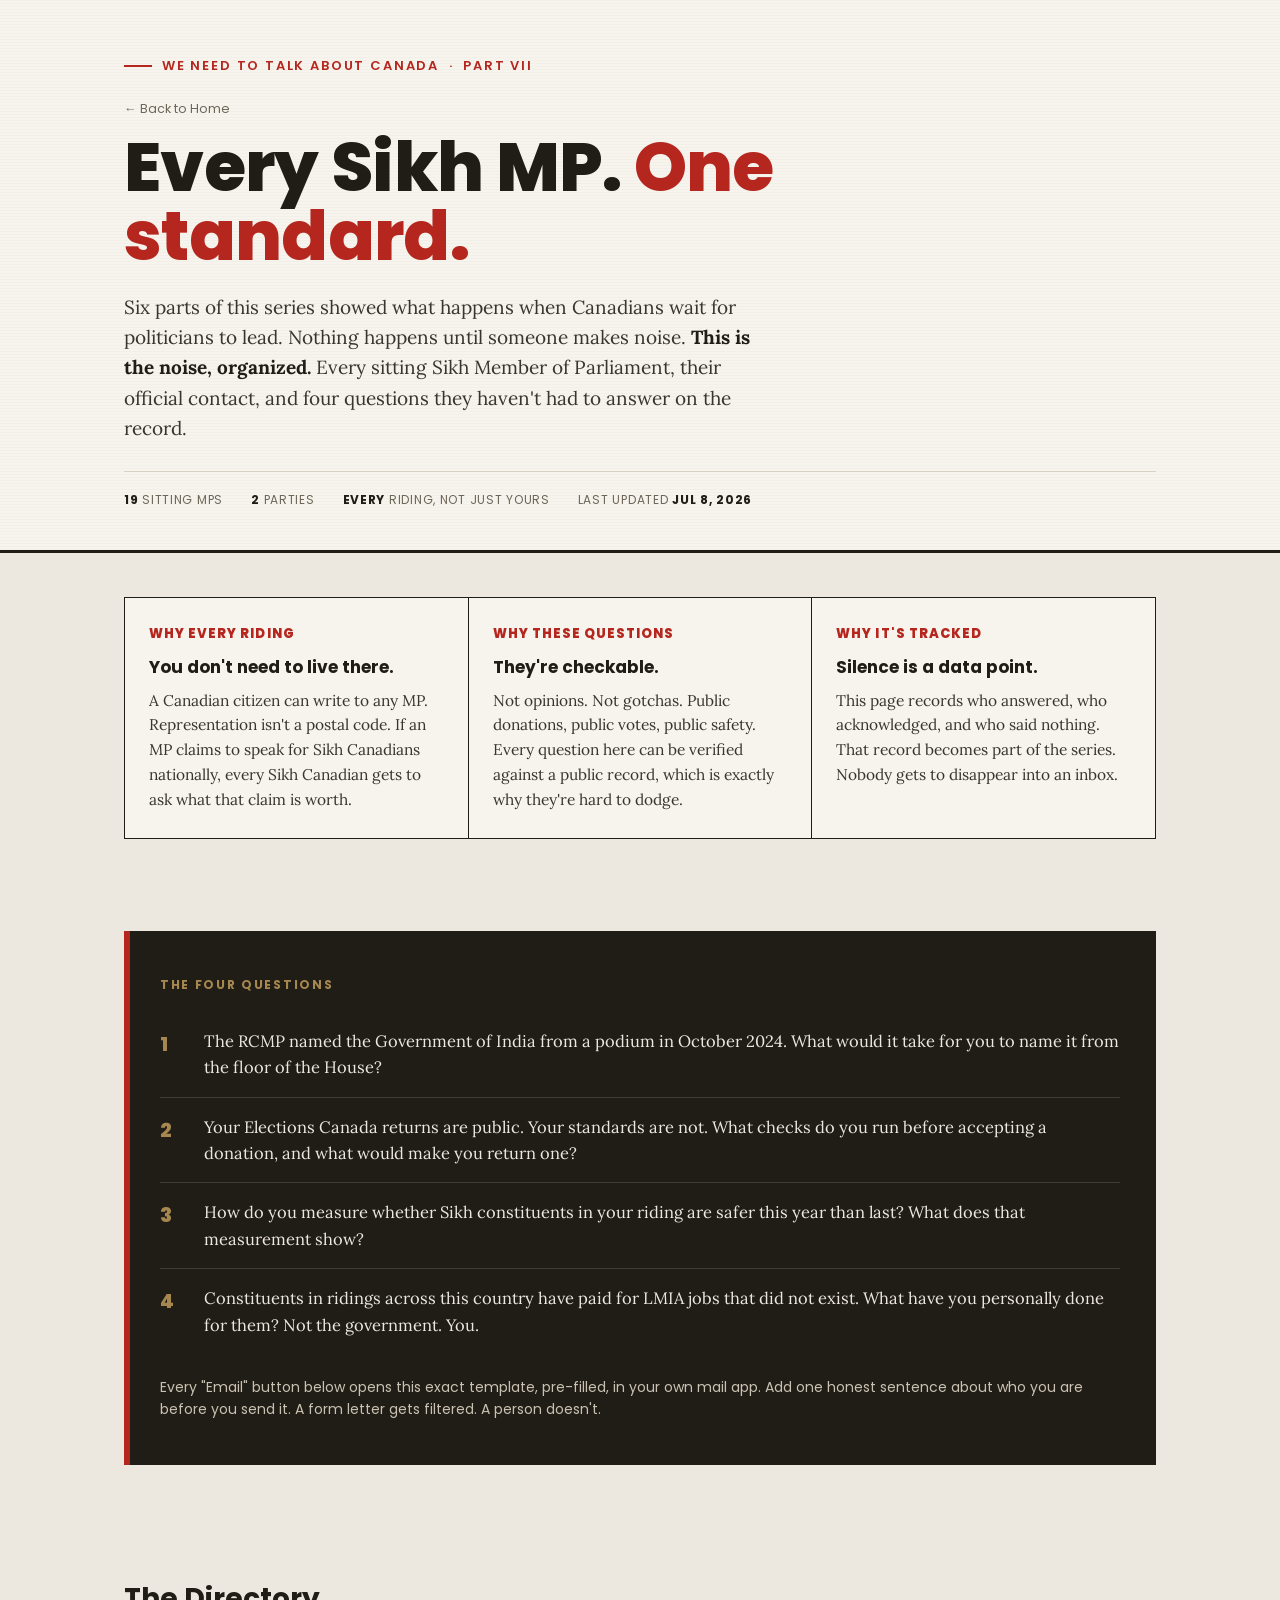
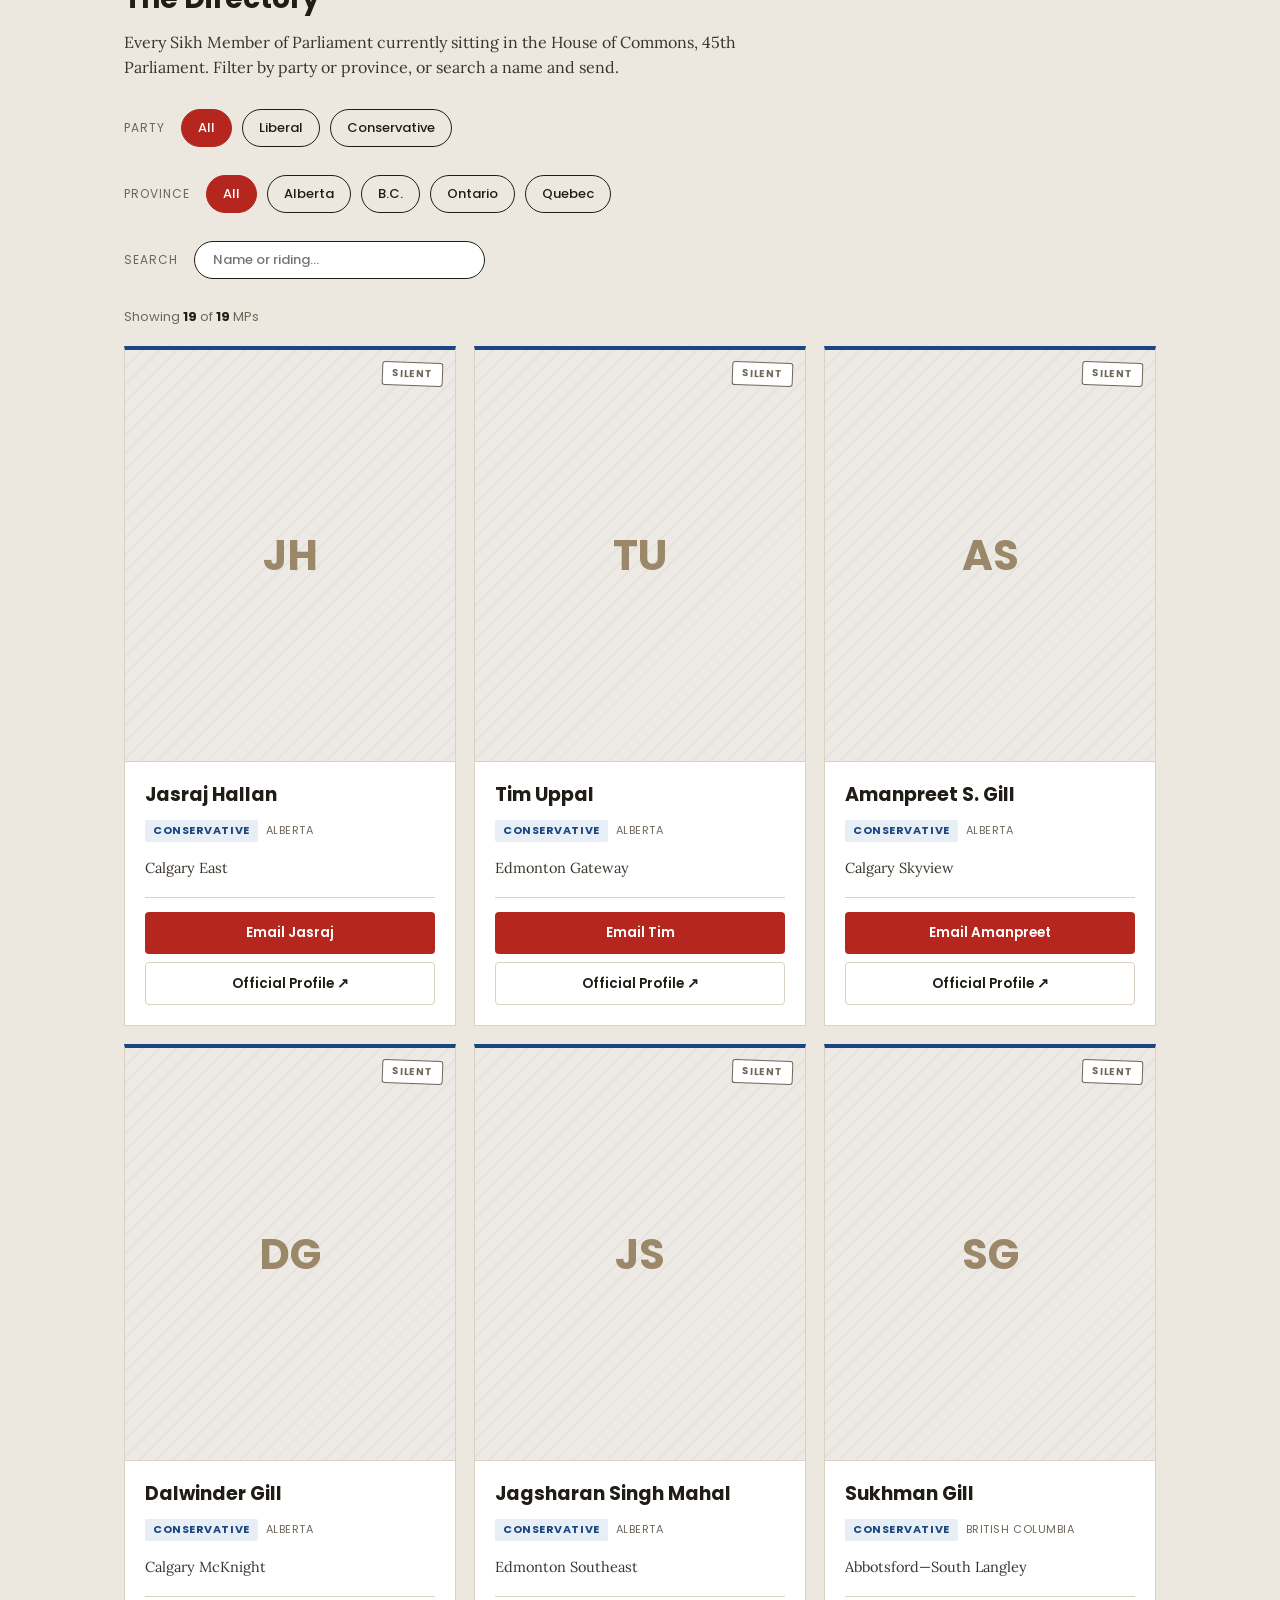
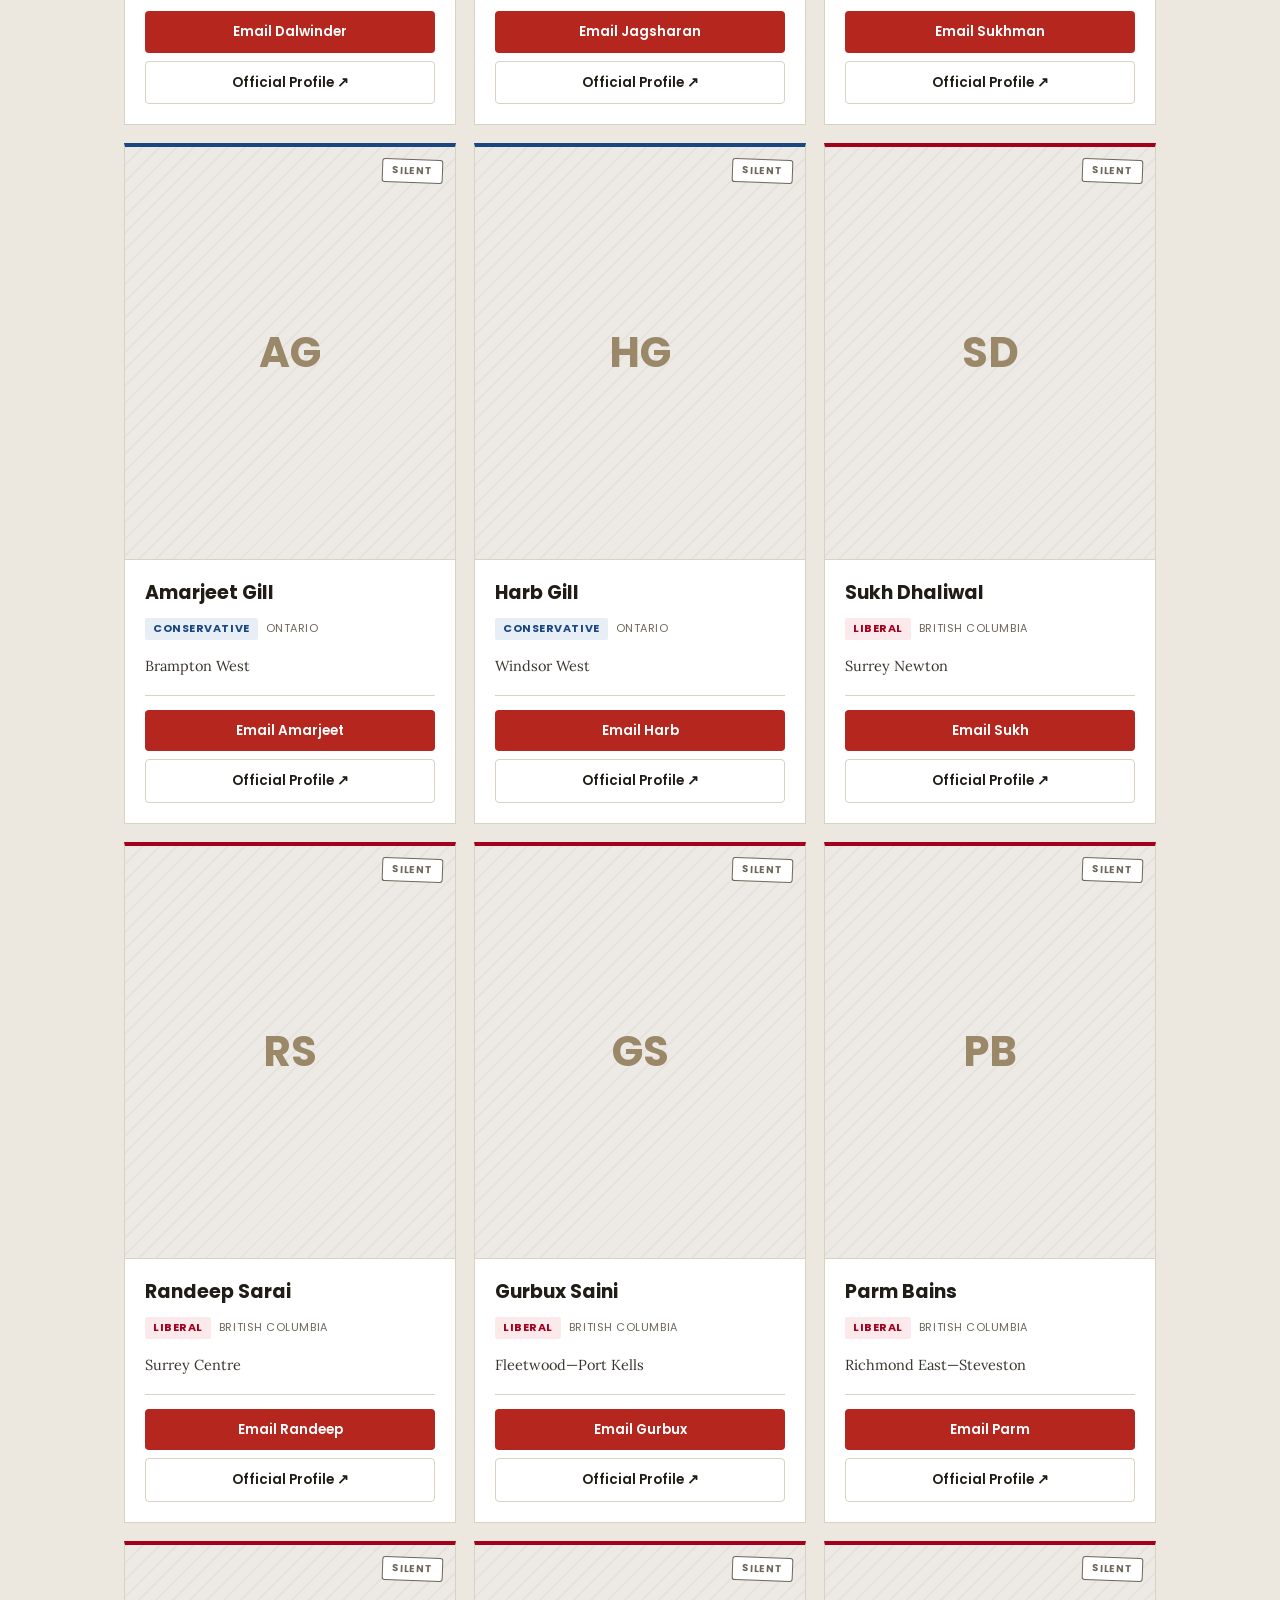
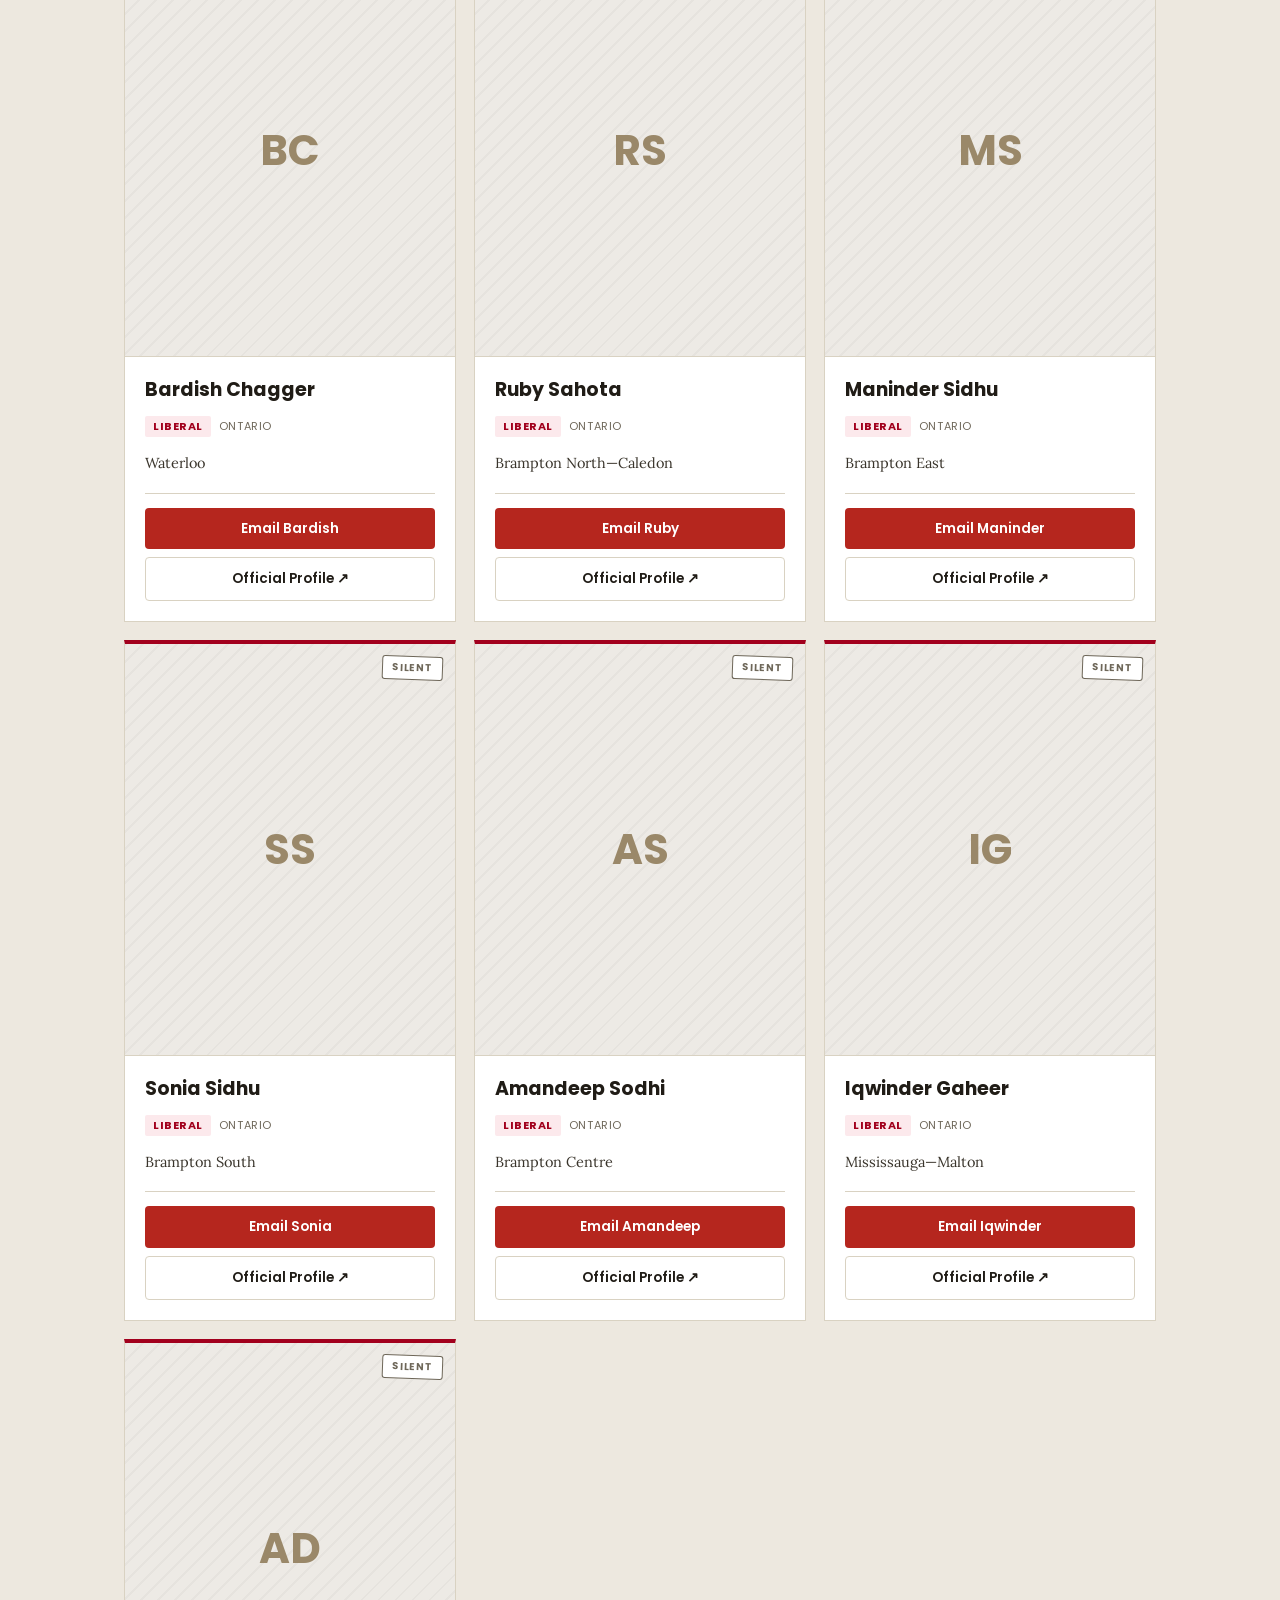
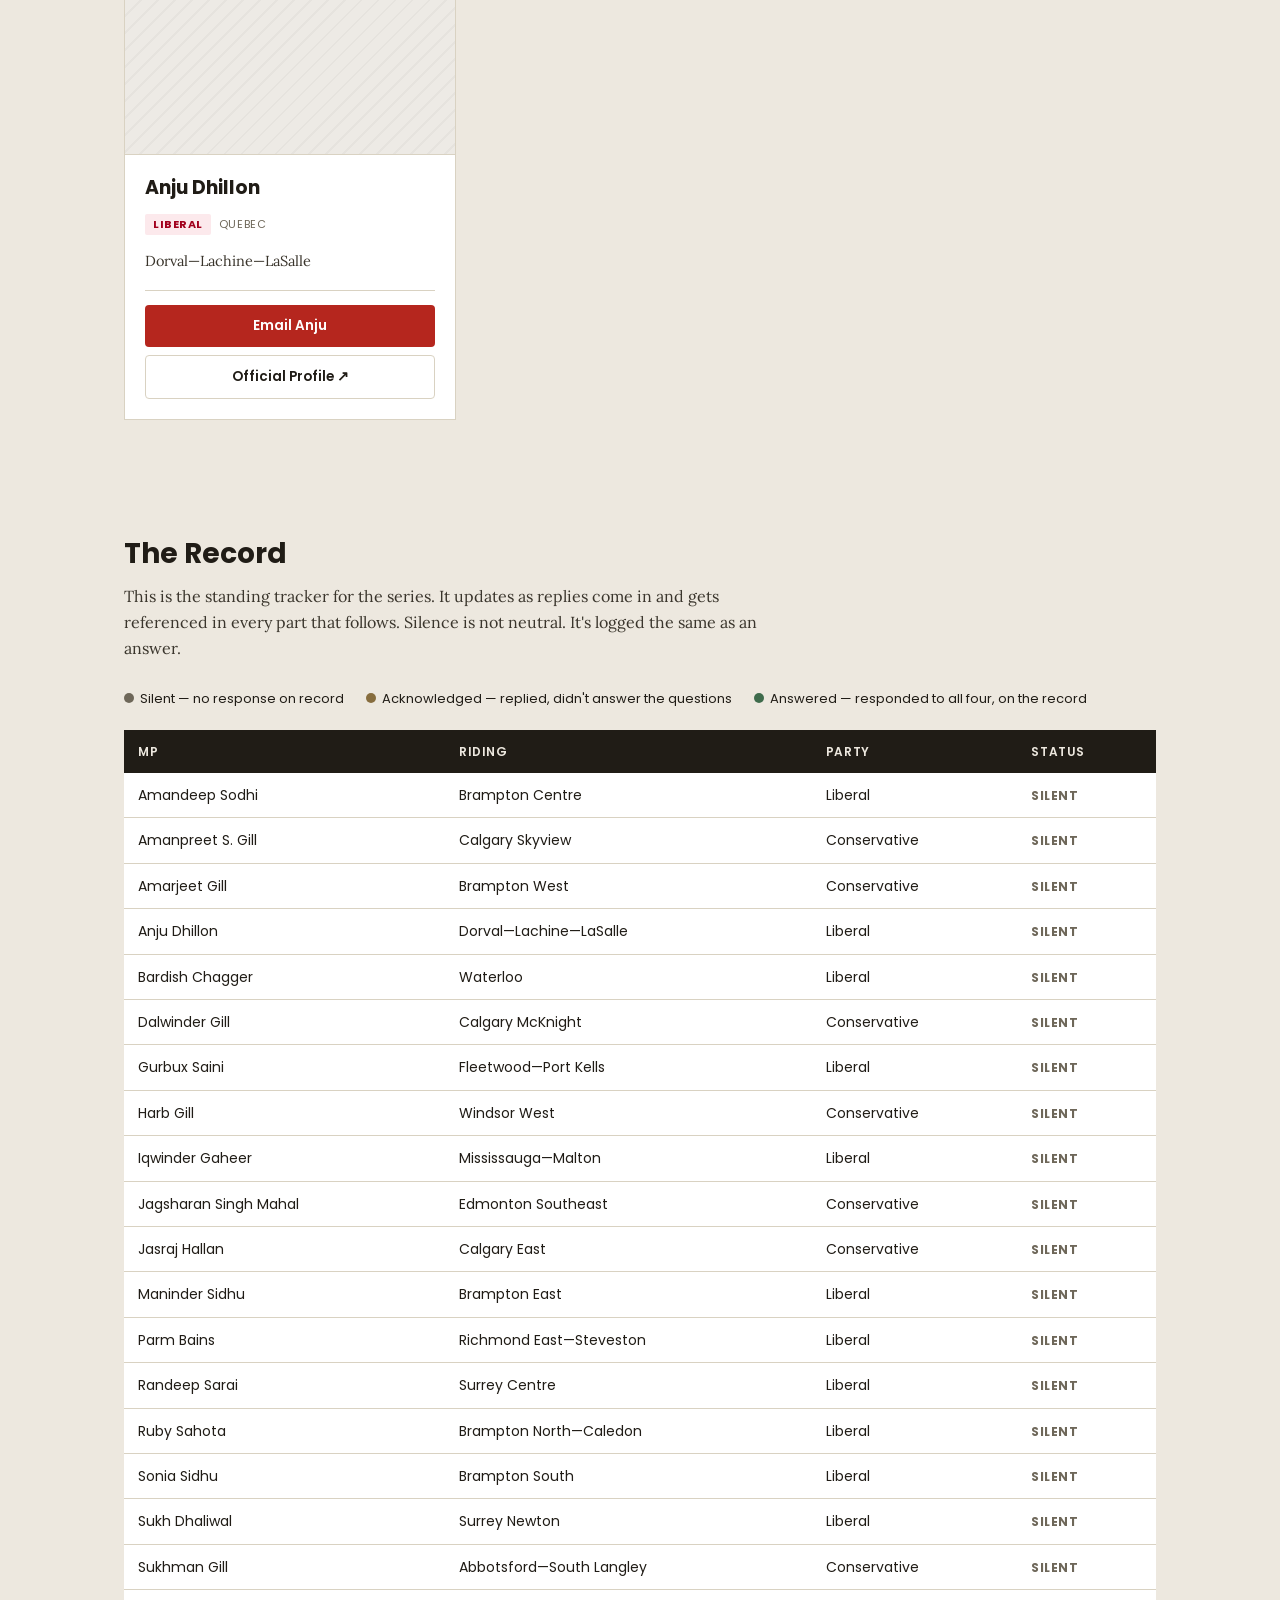
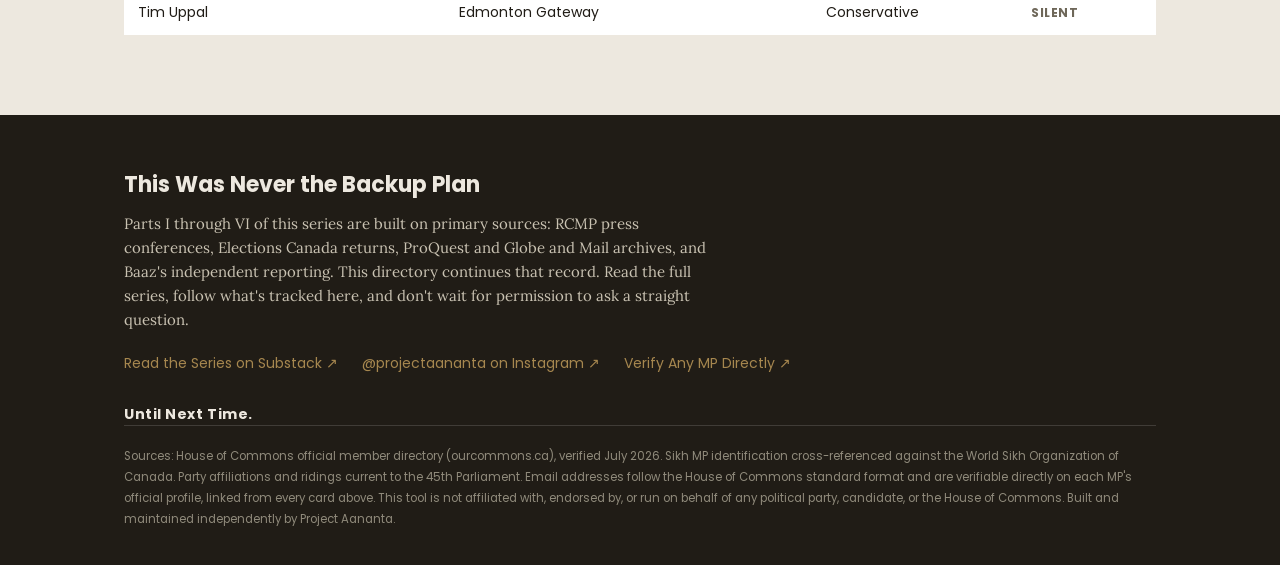
<file: directory.html>
<!DOCTYPE html>
<html lang="en">
<head>
<meta charset="UTF-8">
<meta name="viewport" content="width=device-width, initial-scale=1.0">
<title>The Standard — We Need to Talk About Canada</title>
<meta name="description" content="Every sitting Sikh Member of Parliament in Canada, in one place. Ask where they stand on foreign interference, donations, and Sikh Canadian safety.">
<link rel="preconnect" href="https://fonts.googleapis.com">
<link rel="preconnect" href="https://fonts.gstatic.com" crossorigin>
<link href="https://fonts.googleapis.com/css2?family=Poppins:wght@400;500;600;700;800&family=Lora:ital,wght@0,400;0,500;0,600;1,400&display=swap" rel="stylesheet">
<link rel="stylesheet" href="theme.css">
<style>
  *{box-sizing:border-box; margin:0; padding:0;}
  html{scroll-behavior:smooth;}
  body{
    background:var(--color-bg);
    color:var(--color-fg);
    font-family:'Lora', serif;
    line-height:1.6;
    -webkit-font-smoothing:antialiased;
  }
  ::selection{background:var(--color-accent); color:var(--color-on-accent);}
  a{color:inherit;}
  .wrap{max-width:1080px; margin:0 auto; padding:0 24px;}

  /* ---------- MASTHEAD ---------- */
  header.masthead{
    border-bottom:3px solid var(--color-border-strong);
    background:
      repeating-linear-gradient(180deg, rgba(0,0,0,0.02) 0px, rgba(0,0,0,0.02) 1px, transparent 1px, transparent 3px),
      var(--color-bg-elevated);
    padding:56px 0 40px;
  }
  .eyebrow{
    font-family:'Poppins', sans-serif;
    font-weight:600;
    font-size:13px;
    letter-spacing:.14em;
    text-transform:uppercase;
    color:var(--color-accent);
    display:flex;
    align-items:center;
    gap:10px;
    margin-bottom:18px;
  }
  .eyebrow::before{
    content:"";
    width:28px; height:2px;
    background:var(--color-accent);
    display:inline-block;
  }
  h1.title{
    font-family:'Poppins', sans-serif;
    font-weight:800;
    font-size:clamp(38px, 6vw, 68px);
    line-height:1.02;
    letter-spacing:-.01em;
    margin-bottom:20px;
    max-width:820px;
  }
  h1.title em{
    font-style:normal;
    color:var(--color-accent);
  }
  .dek{
    font-family:'Lora', serif;
    font-size:19px;
    max-width:640px;
    color:var(--color-fg-secondary);
    margin-bottom:28px;
  }
  .dek strong{color:var(--color-fg);}
  .masthead-meta{
    display:flex; flex-wrap:wrap; gap:28px;
    font-family:'Poppins', sans-serif;
    font-size:12px;
    letter-spacing:.06em;
    text-transform:uppercase;
    color:var(--color-fg-muted);
    border-top:1px solid var(--color-border);
    padding-top:18px;
  }
  .masthead-meta b{color:var(--color-fg);}

  /* ---------- SECTION GENERIC ---------- */
  section{padding:56px 0;}
  section.tight{padding:36px 0;}
  h2.section-title{
    font-family:'Poppins', sans-serif;
    font-weight:700;
    font-size:28px;
    margin-bottom:8px;
  }
  .section-sub{
    color:var(--color-fg-secondary);
    max-width:680px;
    margin-bottom:28px;
  }

  /* ---------- WHY / HOW IT WORKS ---------- */
  .principle-row{
    display:grid;
    grid-template-columns:repeat(3, 1fr);
    gap:1px;
    background:var(--color-border-strong);
    border:1px solid var(--color-border-strong);
    margin-top:8px;
  }
  .principle{
    background:var(--color-bg-elevated);
    padding:26px 24px;
  }
  .principle .num{
    font-family:'Poppins', sans-serif;
    font-weight:800;
    font-size:13px;
    color:var(--color-accent);
    letter-spacing:.08em;
    margin-bottom:10px;
  }
  .principle p{font-size:15.5px; color:var(--color-fg-secondary);}
  .principle strong{color:var(--color-fg); font-family:'Poppins',sans-serif; font-size:17px; display:block; margin-bottom:6px;}

  /* ---------- THE QUESTIONS ---------- */
  .questions-block{
    background:var(--color-surface-emphasis);
    color:var(--color-on-emphasis);
    padding:44px 36px;
    position:relative;
  }
  .questions-block::before{
    content:"";
    position:absolute; top:0; left:0; bottom:0;
    width:6px;
    background:var(--color-accent);
  }
  .questions-block h3{
    font-family:'Poppins', sans-serif;
    font-size:12px;
    letter-spacing:.14em;
    text-transform:uppercase;
    color:var(--color-accent-2);
    margin-bottom:18px;
  }
  .q-list{list-style:none;}
  .q-list li{
    display:flex;
    gap:16px;
    padding:16px 0;
    border-top:1px solid var(--color-border-on-emphasis);
    font-size:16.5px;
  }
  .q-list li:first-child{border-top:none;}
  .q-num{
    font-family:'Poppins', sans-serif;
    font-weight:800;
    font-size:20px;
    color:var(--color-accent-2);
    min-width:28px;
  }
  .questions-note{
    margin-top:22px;
    font-size:14px;
    color:var(--color-on-emphasis-secondary);
    font-family:'Poppins', sans-serif;
    line-height:1.6;
  }

  /* ---------- CONTROLS ---------- */
  .controls{
    display:flex; flex-wrap:wrap;
    gap:10px;
    margin-bottom:28px;
    align-items:center;
  }
  .controls .label{
    font-family:'Poppins', sans-serif;
    font-size:12px;
    text-transform:uppercase;
    letter-spacing:.08em;
    color:var(--color-fg-muted);
    margin-right:6px;
  }
  button.filter-btn, input.search-box{
    font-family:'Poppins', sans-serif;
    font-size:13px;
    font-weight:500;
    border:1.5px solid var(--color-border-strong);
    background:transparent;
    color:var(--color-fg);
    padding:8px 16px;
    border-radius:20px;
    cursor:pointer;
    transition:.15s;
  }
  button.filter-btn:hover{background:var(--color-surface-emphasis); color:var(--color-on-emphasis);}
  button.filter-btn.active{background:var(--color-accent); border-color:var(--color-accent); color:var(--color-on-accent);}
  input.search-box{
    border-radius:20px;
    padding:8px 18px;
    min-width:220px;
    background:var(--color-bg-elevated-strong);
  }
  input.search-box:focus{outline:2px solid var(--color-accent); outline-offset:1px;}

  .count-line{
    font-family:'Poppins', sans-serif;
    font-size:13px;
    color:var(--color-fg-muted);
    margin-bottom:18px;
  }
  .count-line b{color:var(--color-fg);}

  /* ---------- MP GRID ---------- */
  .mp-grid{
    display:grid;
    grid-template-columns:repeat(auto-fill, minmax(280px, 1fr));
    gap:18px;
  }
  .mp-card{
    background:var(--color-bg-elevated-strong);
    border:1px solid var(--color-border);
    border-top:4px solid var(--color-accent-2);
    padding:0 20px 20px;
    display:flex;
    flex-direction:column;
    gap:10px;
    position:relative;
  }
  .mp-card.party-lib{border-top-color:#A2001D;}
  .mp-card.party-cpc{border-top-color:#1A4782;}

  .mp-photo-wrap{
    position:relative;
    margin:0 -20px 4px;
    aspect-ratio:4/5;
    overflow:hidden;
    background:var(--color-bg);
    border-bottom:1px solid var(--color-border);
  }
  .mp-photo{
    width:100%; height:100%;
    object-fit:contain;
    object-position:center;
    display:block;
    filter:grayscale(45%) contrast(1.02);
    transition:filter .2s;
  }
  .mp-card:hover .mp-photo{filter:grayscale(0%) contrast(1.02);}
  .mp-photo-fallback{
    display:flex;
    align-items:center;
    justify-content:center;
    font-family:'Poppins', sans-serif;
    font-weight:700;
    font-size:42px;
    color:var(--color-accent-2);
    background:
      repeating-linear-gradient(135deg, rgba(0,0,0,0.03) 0px, rgba(0,0,0,0.03) 2px, transparent 2px, transparent 12px),
      var(--color-bg);
  }

  .status-stamp{
    position:absolute;
    top:12px; right:12px;
    font-family:'Poppins', sans-serif;
    font-size:10px;
    font-weight:700;
    letter-spacing:.08em;
    text-transform:uppercase;
    padding:3px 9px;
    background:var(--color-bg-elevated-strong);
    border:1.5px solid var(--color-fg-muted);
    color:var(--color-fg-muted);
    border-radius:3px;
    transform:rotate(2deg);
  }
  .status-stamp.answered{border-color:var(--color-status-answered); color:var(--color-status-answered);}
  .status-stamp.acknowledged{border-color:var(--color-status-acknowledged); color:var(--color-status-acknowledged);}

  .mp-name{
    font-family:'Poppins', sans-serif;
    font-weight:700;
    font-size:19px;
    padding-top:4px;
  }
  .mp-riding{
    font-size:14.5px;
    color:var(--color-fg-secondary);
  }
  .mp-meta{
    display:flex; gap:8px; align-items:center;
    font-family:'Poppins', sans-serif;
    font-size:11px;
    text-transform:uppercase;
    letter-spacing:.05em;
    color:var(--color-fg-muted);
    margin-bottom:4px;
  }
  .party-tag{
    font-weight:700;
    padding:2px 8px;
    border-radius:2px;
  }
  .party-tag.lib{background:#FCE9EC; color:#A2001D;}
  .party-tag.cpc{background:#E7EEF6; color:#1A4782;}

  .mp-actions{
    display:flex; flex-direction:column; gap:8px;
    margin-top:8px;
    border-top:1px solid var(--color-border);
    padding-top:14px;
  }
  .btn{
    font-family:'Poppins', sans-serif;
    font-size:13.5px;
    font-weight:600;
    text-align:center;
    padding:10px 14px;
    border-radius:4px;
    text-decoration:none;
    display:block;
    transition:.15s;
  }
  .btn-primary{
    background:var(--color-accent);
    color:var(--color-on-accent);
  }
  .btn-primary:hover{background:var(--color-accent-strong);}
  .btn-ghost{
    border:1.5px solid var(--color-border);
    color:var(--color-fg);
  }
  .btn-ghost:hover{border-color:var(--color-border-strong);}

  .no-results{
    font-family:'Poppins', sans-serif;
    color:var(--color-fg-muted);
    padding:40px 0;
    text-align:center;
    grid-column:1/-1;
  }

  /* ---------- TRACKER ---------- */
  .tracker-legend{
    display:flex; gap:22px; flex-wrap:wrap;
    margin-bottom:20px;
    font-family:'Poppins', sans-serif;
    font-size:13px;
  }
  .legend-dot{
    display:inline-block; width:10px; height:10px; border-radius:50%;
    margin-right:6px;
  }
  .dot-silent{background:var(--color-status-silent);}
  .dot-ack{background:var(--color-status-acknowledged);}
  .dot-answered{background:var(--color-status-answered);}

  table.tracker{
    width:100%;
    border-collapse:collapse;
    font-family:'Poppins', sans-serif;
    font-size:14px;
    background:var(--color-bg-elevated-strong);
  }
  table.tracker th{
    text-align:left;
    padding:12px 14px;
    background:var(--color-surface-emphasis);
    color:var(--color-on-emphasis);
    font-weight:600;
    font-size:12px;
    letter-spacing:.05em;
    text-transform:uppercase;
  }
  table.tracker td{
    padding:11px 14px;
    border-bottom:1px solid var(--color-border);
  }
  table.tracker tr:last-child td{border-bottom:none;}
  .tstatus{
    font-weight:700;
    font-size:12px;
    text-transform:uppercase;
    letter-spacing:.04em;
  }
  .tstatus.silent{color:var(--color-status-silent);}
  .tstatus.acknowledged{color:var(--color-status-acknowledged);}
  .tstatus.answered{color:var(--color-status-answered);}

  /* ---------- FOOTER ---------- */
  footer{
    background:var(--color-surface-emphasis);
    color:var(--color-on-emphasis);
    padding:52px 0 36px;
    margin-top:24px;
  }
  footer .foot-title{
    font-family:'Poppins', sans-serif;
    font-weight:700;
    font-size:22px;
    margin-bottom:10px;
  }
  footer p{color:var(--color-on-emphasis-secondary); max-width:600px; margin-bottom:20px; font-size:15px;}
  footer .foot-links{
    display:flex; gap:24px; flex-wrap:wrap;
    font-family:'Poppins', sans-serif;
    font-size:14px;
    margin-bottom:28px;
  }
  footer .foot-links a{
    color:var(--color-link);
    text-decoration:none;
    border-bottom:1px solid transparent;
  }
  footer .foot-links a:hover{border-color:var(--color-link);}
  .foot-sources{
    font-family:'Poppins', sans-serif;
    font-size:11.5px;
    color:var(--color-on-emphasis-muted);
    border-top:1px solid var(--color-border-on-emphasis);
    padding-top:20px;
    line-height:1.8;
  }
  .until-next-time{
    font-family:'Poppins', sans-serif;
    font-weight:700;
    font-size:14px;
    color:var(--color-on-emphasis);
    letter-spacing:.04em;
    margin-top:24px;
  }

  @media (max-width: 720px){
    .principle-row{grid-template-columns:1fr;}
    header.masthead{padding:40px 0 30px;}
    .mp-grid{grid-template-columns:repeat(auto-fill, minmax(240px, 1fr));}
    .questions-block{padding:32px 22px;}
  }
  @media (max-width: 480px){
    .mp-grid{grid-template-columns:1fr;}
    .wrap{padding:0 16px;}
    .controls{gap:8px;}
    input.search-box{min-width:0; width:100%;}
  }
</style>
</head>
<body>

<header class="masthead">
  <div class="wrap">
    <div class="eyebrow">We Need to Talk About Canada &nbsp;·&nbsp; Part VII</div>
    <a href="index.html" style="font-family:'Poppins',sans-serif; font-size:12.5px; color:var(--color-fg-muted); text-decoration:none; display:inline-block; margin-bottom:14px;">&#8592; Back to Home</a><br>
    <h1 class="title">Every Sikh MP. <em>One standard.</em></h1>
    <p class="dek">Six parts of this series showed what happens when Canadians wait for politicians to lead. Nothing happens until someone makes noise. <strong>This is the noise, organized.</strong> Every sitting Sikh Member of Parliament, their official contact, and four questions they haven't had to answer on the record.</p>
    <div class="masthead-meta">
      <span><b>19</b> sitting MPs</span>
      <span><b>2</b> parties</span>
      <span><b>Every</b> riding, not just yours</span>
      <span>Last updated <b>Jul 8, 2026</b></span>
    </div>
  </div>
</header>

<section class="tight">
  <div class="wrap">
    <div class="principle-row">
      <div class="principle">
        <div class="num">WHY EVERY RIDING</div>
        <p><strong>You don't need to live there.</strong> A Canadian citizen can write to any MP. Representation isn't a postal code. If an MP claims to speak for Sikh Canadians nationally, every Sikh Canadian gets to ask what that claim is worth.</p>
      </div>
      <div class="principle">
        <div class="num">WHY THESE QUESTIONS</div>
        <p><strong>They're checkable.</strong> Not opinions. Not gotchas. Public donations, public votes, public safety. Every question here can be verified against a public record, which is exactly why they're hard to dodge.</p>
      </div>
      <div class="principle">
        <div class="num">WHY IT'S TRACKED</div>
        <p><strong>Silence is a data point.</strong> This page records who answered, who acknowledged, and who said nothing. That record becomes part of the series. Nobody gets to disappear into an inbox.</p>
      </div>
    </div>
  </div>
</section>

<section id="questions">
  <div class="wrap">
    <div class="questions-block">
      <h3>The Four Questions</h3>
      <ul class="q-list">
        <li><span class="q-num">1</span><span>The RCMP named the Government of India from a podium in October 2024. What would it take for you to name it from the floor of the House?</span></li>
        <li><span class="q-num">2</span><span>Your Elections Canada returns are public. Your standards are not. What checks do you run before accepting a donation, and what would make you return one?</span></li>
        <li><span class="q-num">3</span><span>How do you measure whether Sikh constituents in your riding are safer this year than last? What does that measurement show?</span></li>
        <li><span class="q-num">4</span><span>Constituents in ridings across this country have paid for LMIA jobs that did not exist. What have you personally done for them? Not the government. You.</span></li>
      </ul>
      <div class="questions-note">Every "Email" button below opens this exact template, pre-filled, in your own mail app. Add one honest sentence about who you are before you send it. A form letter gets filtered. A person doesn't.</div>
    </div>
  </div>
</section>

<section id="directory">
  <div class="wrap">
    <h2 class="section-title">The Directory</h2>
    <p class="section-sub">Every Sikh Member of Parliament currently sitting in the House of Commons, 45th Parliament. Filter by party or province, or search a name and send.</p>

    <div class="controls">
      <span class="label">Party</span>
      <button class="filter-btn active" data-filter="party" data-value="all">All</button>
      <button class="filter-btn" data-filter="party" data-value="Liberal">Liberal</button>
      <button class="filter-btn" data-filter="party" data-value="Conservative">Conservative</button>
    </div>
    <div class="controls">
      <span class="label">Province</span>
      <button class="filter-btn active" data-filter="province" data-value="all">All</button>
      <button class="filter-btn" data-filter="province" data-value="Alberta">Alberta</button>
      <button class="filter-btn" data-filter="province" data-value="British Columbia">B.C.</button>
      <button class="filter-btn" data-filter="province" data-value="Ontario">Ontario</button>
      <button class="filter-btn" data-filter="province" data-value="Quebec">Quebec</button>
    </div>
    <div class="controls">
      <span class="label">Search</span>
      <input type="text" class="search-box" id="searchBox" placeholder="Name or riding…">
    </div>

    <div class="count-line" id="countLine"></div>

    <div class="mp-grid" id="mpGrid"></div>
  </div>
</section>

<section id="tracker">
  <div class="wrap">
    <h2 class="section-title">The Record</h2>
    <p class="section-sub">This is the standing tracker for the series. It updates as replies come in and gets referenced in every part that follows. Silence is not neutral. It's logged the same as an answer.</p>
    <div class="tracker-legend">
      <span><span class="legend-dot dot-silent"></span>Silent — no response on record</span>
      <span><span class="legend-dot dot-ack"></span>Acknowledged — replied, didn't answer the questions</span>
      <span><span class="legend-dot dot-answered"></span>Answered — responded to all four, on the record</span>
    </div>
    <table class="tracker">
      <thead>
        <tr><th>MP</th><th>Riding</th><th>Party</th><th>Status</th></tr>
      </thead>
      <tbody id="trackerBody"></tbody>
    </table>
  </div>
</section>

<footer>
  <div class="wrap">
    <div class="foot-title">This Was Never the Backup Plan</div>
    <p>Parts I through VI of this series are built on primary sources: RCMP press conferences, Elections Canada returns, ProQuest and Globe and Mail archives, and Baaz's independent reporting. This directory continues that record. Read the full series, follow what's tracked here, and don't wait for permission to ask a straight question.</p>
    <div class="foot-links">
      <a href="https://projectaananta.substack.com/" target="_blank" rel="noopener">Read the Series on Substack &#8599;</a>
      <a href="https://instagram.com/projectaananta" target="_blank">@projectaananta on Instagram &#8599;</a>
      <a href="https://www.ourcommons.ca/members/en/addresses" target="_blank">Verify Any MP Directly &#8599;</a>
    </div>
    <div class="until-next-time">Until Next Time.</div>
    <div class="foot-sources">
      Sources: House of Commons official member directory (ourcommons.ca), verified July 2026. Sikh MP identification cross-referenced against the World Sikh Organization of Canada. Party affiliations and ridings current to the 45th Parliament. Email addresses follow the House of Commons standard format and are verifiable directly on each MP's official profile, linked from every card above. This tool is not affiliated with, endorsed by, or run on behalf of any political party, candidate, or the House of Commons. Built and maintained independently by Project Aananta.
    </div>
  </div>
</footer>

<script>
// ============================================================
// MP DATA
// Source: House of Commons official directory (ourcommons.ca),
// cross-referenced against World Sikh Organization of Canada.
// Verified July 2026, 45th Parliament.
//
// To update tracker status after an MP responds, change the
// "status" field below to "acknowledged" or "answered".
// ============================================================
const PHOTO_BASE = "https://www.ourcommons.ca/Content/Parliamentarians/Images/OfficialMPPhotos/45/";

const MPS = [
  { name:"Jasraj Hallan", riding:"Calgary East", province:"Alberta", party:"Conservative", email:"Jasraj.Hallan@parl.gc.ca", profile:"https://www.ourcommons.ca/members/en/jasraj-hallan(105630)", photo:PHOTO_BASE+"HallanJasrajSingh_CPC.jpg", status:"silent" },
  { name:"Tim Uppal", riding:"Edmonton Gateway", province:"Alberta", party:"Conservative", email:"Tim.Uppal@parl.gc.ca", profile:"https://www.ourcommons.ca/members/en/tim-uppal(30645)", photo:PHOTO_BASE+"UppalTim_CPC.jpg", status:"silent" },
  { name:"Amanpreet S. Gill", riding:"Calgary Skyview", province:"Alberta", party:"Conservative", email:"Amanpreet.Gill@parl.gc.ca", profile:"https://www.ourcommons.ca/members/en/amanpreet-s-gill(123418)", photo:PHOTO_BASE+"GillAmanpreet_CPC.jpg", status:"silent" },
  { name:"Dalwinder Gill", riding:"Calgary McKnight", province:"Alberta", party:"Conservative", email:"Dalwinder.Gill@parl.gc.ca", profile:"https://www.ourcommons.ca/members/en/dalwinder-gill(123401)", photo:PHOTO_BASE+"GillDalwinder_CPC.jpg", status:"silent" },
  { name:"Jagsharan Singh Mahal", riding:"Edmonton Southeast", province:"Alberta", party:"Conservative", email:"Jagsharan.Mahal@parl.gc.ca", profile:"https://www.ourcommons.ca/members/en/jagsharan-singh-mahal(123455)", photo:PHOTO_BASE+"MahalJagsharanSingh_CPC.jpg", status:"silent" },
  { name:"Sukhman Gill", riding:"Abbotsford—South Langley", province:"British Columbia", party:"Conservative", email:"Sukhman.Gill@parl.gc.ca", profile:"https://www.ourcommons.ca/members/en/sukhman-gill(123517)", photo:PHOTO_BASE+"GillSukhman_CPC.jpg", status:"silent" },
  { name:"Amarjeet Gill", riding:"Brampton West", province:"Ontario", party:"Conservative", email:"Amarjeet.Gill@parl.gc.ca", profile:"https://www.ourcommons.ca/members/en/amarjeet-gill(122825)", photo:PHOTO_BASE+"GillAmarjeet_CPC.jpg", status:"silent" },
  { name:"Harb Gill", riding:"Windsor West", province:"Ontario", party:"Conservative", email:"Harb.Gill@parl.gc.ca", profile:"https://www.ourcommons.ca/members/en/harb-gill(123272)", photo:PHOTO_BASE+"GillHarb_CPC.jpg", status:"silent" },
  { name:"Sukh Dhaliwal", riding:"Surrey Newton", province:"British Columbia", party:"Liberal", email:"Sukh.Dhaliwal@parl.gc.ca", profile:"https://www.ourcommons.ca/members/en/sukh-dhaliwal(31098)", photo:PHOTO_BASE+"DhaliwalSukh_Lib.jpg", status:"silent" },
  { name:"Randeep Sarai", riding:"Surrey Centre", province:"British Columbia", party:"Liberal", email:"Randeep.Sarai@parl.gc.ca", profile:"https://www.ourcommons.ca/members/en/randeep-sarai(89339)", photo:PHOTO_BASE+"SaraiRandeep_Lib.jpg", status:"silent" },
  { name:"Gurbux Saini", riding:"Fleetwood—Port Kells", province:"British Columbia", party:"Liberal", email:"Gurbux.Saini@parl.gc.ca", profile:"https://www.ourcommons.ca/members/en/gurbux-saini(1422)", photo:PHOTO_BASE+"SainiGurbux_Lib.jpg", status:"silent" },
  { name:"Parm Bains", riding:"Richmond East—Steveston", province:"British Columbia", party:"Liberal", email:"Parm.Bains@parl.gc.ca", profile:"https://www.ourcommons.ca/members/en/parm-bains(111067)", photo:PHOTO_BASE+"BainsParm_Lib.jpg", status:"silent" },
  { name:"Bardish Chagger", riding:"Waterloo", province:"Ontario", party:"Liberal", email:"Bardish.Chagger@parl.gc.ca", profile:"https://www.ourcommons.ca/members/en/bardish-chagger(89000)", photo:PHOTO_BASE+"ChaggerBardish_Lib.jpg", status:"silent" },
  { name:"Ruby Sahota", riding:"Brampton North—Caledon", province:"Ontario", party:"Liberal", email:"Ruby.Sahota@parl.gc.ca", profile:"https://www.ourcommons.ca/members/en/ruby-sahota(88698)", photo:PHOTO_BASE+"SahotaRuby_Lib.jpg", status:"silent" },
  { name:"Maninder Sidhu", riding:"Brampton East", province:"Ontario", party:"Liberal", email:"Maninder.Sidhu@parl.gc.ca", profile:"https://www.ourcommons.ca/members/en/maninder-sidhu(105045)", photo:PHOTO_BASE+"SidhuManinder_Lib.jpg", status:"silent" },
  { name:"Sonia Sidhu", riding:"Brampton South", province:"Ontario", party:"Liberal", email:"Sonia.Sidhu@parl.gc.ca", profile:"https://www.ourcommons.ca/members/en/sonia-sidhu(88703)", photo:PHOTO_BASE+"SidhuSonia_Lib.jpg", status:"silent" },
  { name:"Amandeep Sodhi", riding:"Brampton Centre", province:"Ontario", party:"Liberal", email:"Amandeep.Sodhi@parl.gc.ca", profile:"https://www.ourcommons.ca/members/en/amandeep-sodhi(122801)", photo:PHOTO_BASE+"SodhiAmandeep_Lib.jpg", status:"silent" },
  { name:"Iqwinder Gaheer", riding:"Mississauga—Malton", province:"Ontario", party:"Liberal", email:"Iqwinder.Gaheer@parl.gc.ca", profile:"https://www.ourcommons.ca/members/en/iqwinder-gaheer(110534)", photo:PHOTO_BASE+"GaheerIqwinder_Lib.jpg", status:"silent" },
  { name:"Anju Dhillon", riding:"Dorval—Lachine—LaSalle", province:"Quebec", party:"Liberal", email:"Anju.Dhillon@parl.gc.ca", profile:"https://www.ourcommons.ca/members/en/anju-dhillon(88453)", photo:PHOTO_BASE+"DhillonAnju_Lib.jpg", status:"silent" },
];

const TEMPLATE_SUBJECT = "Foreign interference, donations, and Sikh Canadian safety — a constituent question";

function templateBody(mp){
  return `[Add one sentence here about who you are and why this matters to you. A personal line gets read. A form letter gets filtered.]

Dear ${mp.name},

This series has recorded what politicians say and what they do, and it doesn't always match. I'm not assuming you have no answers. I'm assuming nobody has asked you these questions in public.

1. The RCMP named the Government of India from a podium in October 2024. What would it take for you to name it from the floor of the House?

2. Your Elections Canada returns are public. Your standards are not. What checks do you run before accepting a donation, and what would make you return one?

3. How do you measure whether Sikh constituents in your riding are safer this year than last? What does that measurement show?

4. Constituents in ridings across this country have paid for LMIA jobs that did not exist. What have you personally done for them? Not the government. You.

This series records what politicians do. Silence is something you do too.

I'd appreciate a response on the record.`;
}

function mailto(mp){
  const subject = encodeURIComponent(TEMPLATE_SUBJECT);
  const body = encodeURIComponent(templateBody(mp));
  return `mailto:${mp.email}?subject=${subject}&body=${body}`;
}

function partyClass(party){
  return party === "Liberal" ? "lib" : "cpc";
}
function partyTagClass(party){
  return party === "Liberal" ? "lib" : "cpc";
}
function statusLabel(status){
  if(status === "answered") return "Answered";
  if(status === "acknowledged") return "Acknowledged";
  return "Silent";
}

let activeParty = "all";
let activeProvince = "all";
let searchTerm = "";

function renderGrid(){
  const grid = document.getElementById("mpGrid");
  const filtered = MPS.filter(mp => {
    const partyMatch = activeParty === "all" || mp.party === activeParty;
    const provMatch = activeProvince === "all" || mp.province === activeProvince;
    const term = searchTerm.trim().toLowerCase();
    const searchMatch = !term || mp.name.toLowerCase().includes(term) || mp.riding.toLowerCase().includes(term);
    return partyMatch && provMatch && searchMatch;
  });

  document.getElementById("countLine").innerHTML = `Showing <b>${filtered.length}</b> of <b>${MPS.length}</b> MPs`;

  if(filtered.length === 0){
    grid.innerHTML = `<div class="no-results">No one matches that filter. Try clearing the search or widening the province.</div>`;
    return;
  }

  grid.innerHTML = filtered.map(mp => {
    const initials = mp.name.split(" ").map(w => w[0]).join("").slice(0,2).toUpperCase();
    return `
    <div class="mp-card party-${partyClass(mp.party)}">
      <div class="mp-photo-wrap">
        <img class="mp-photo" src="${mp.photo}" alt="Official photo of ${mp.name}" loading="lazy"
             onerror="this.onerror=null; this.replaceWith(Object.assign(document.createElement('div'), {className:'mp-photo mp-photo-fallback', textContent:'${initials}'}));">
        <div class="status-stamp ${mp.status}">${statusLabel(mp.status)}</div>
      </div>
      <div class="mp-name">${mp.name}</div>
      <div class="mp-meta">
        <span class="party-tag ${partyTagClass(mp.party)}">${mp.party}</span>
        <span>${mp.province}</span>
      </div>
      <div class="mp-riding">${mp.riding}</div>
      <div class="mp-actions">
        <a class="btn btn-primary" href="${mailto(mp)}">Email ${mp.name.split(" ")[0]}</a>
        <a class="btn btn-ghost" href="${mp.profile}" target="_blank" rel="noopener">Official Profile &#8599;</a>
      </div>
    </div>
  `;
  }).join("");
}

function renderTracker(){
  const body = document.getElementById("trackerBody");
  const sorted = [...MPS].sort((a,b) => a.name.localeCompare(b.name));
  body.innerHTML = sorted.map(mp => `
    <tr>
      <td>${mp.name}</td>
      <td>${mp.riding}</td>
      <td>${mp.party}</td>
      <td><span class="tstatus ${mp.status}">${statusLabel(mp.status)}</span></td>
    </tr>
  `).join("");
}

document.querySelectorAll('.filter-btn').forEach(btn => {
  btn.addEventListener('click', () => {
    const filterType = btn.dataset.filter;
    const value = btn.dataset.value;
    const siblings = document.querySelectorAll(`.filter-btn[data-filter="${filterType}"]`);
    siblings.forEach(s => s.classList.remove('active'));
    btn.classList.add('active');
    if(filterType === 'party') activeParty = value;
    if(filterType === 'province') activeProvince = value;
    renderGrid();
  });
});

document.getElementById('searchBox').addEventListener('input', (e) => {
  searchTerm = e.target.value;
  renderGrid();
});

renderGrid();
renderTracker();
</script>

</body>
</html>
</file>
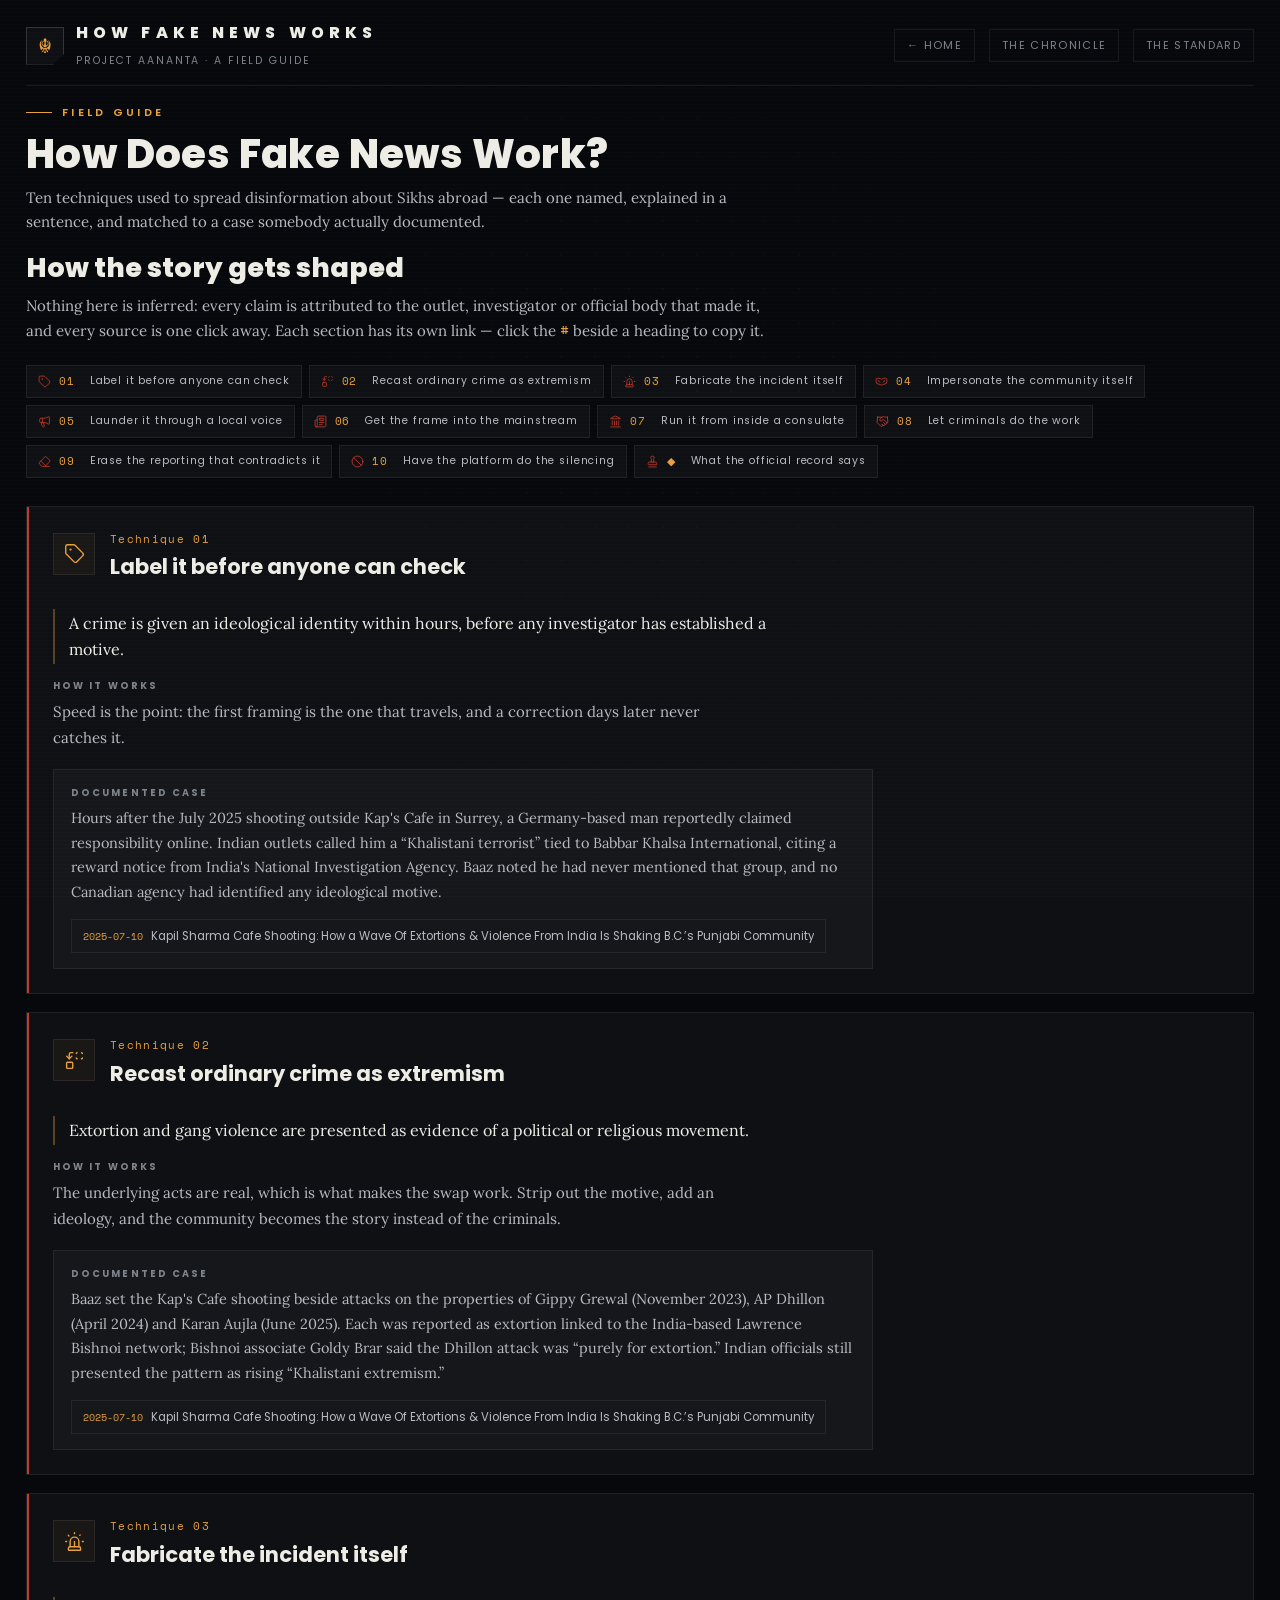
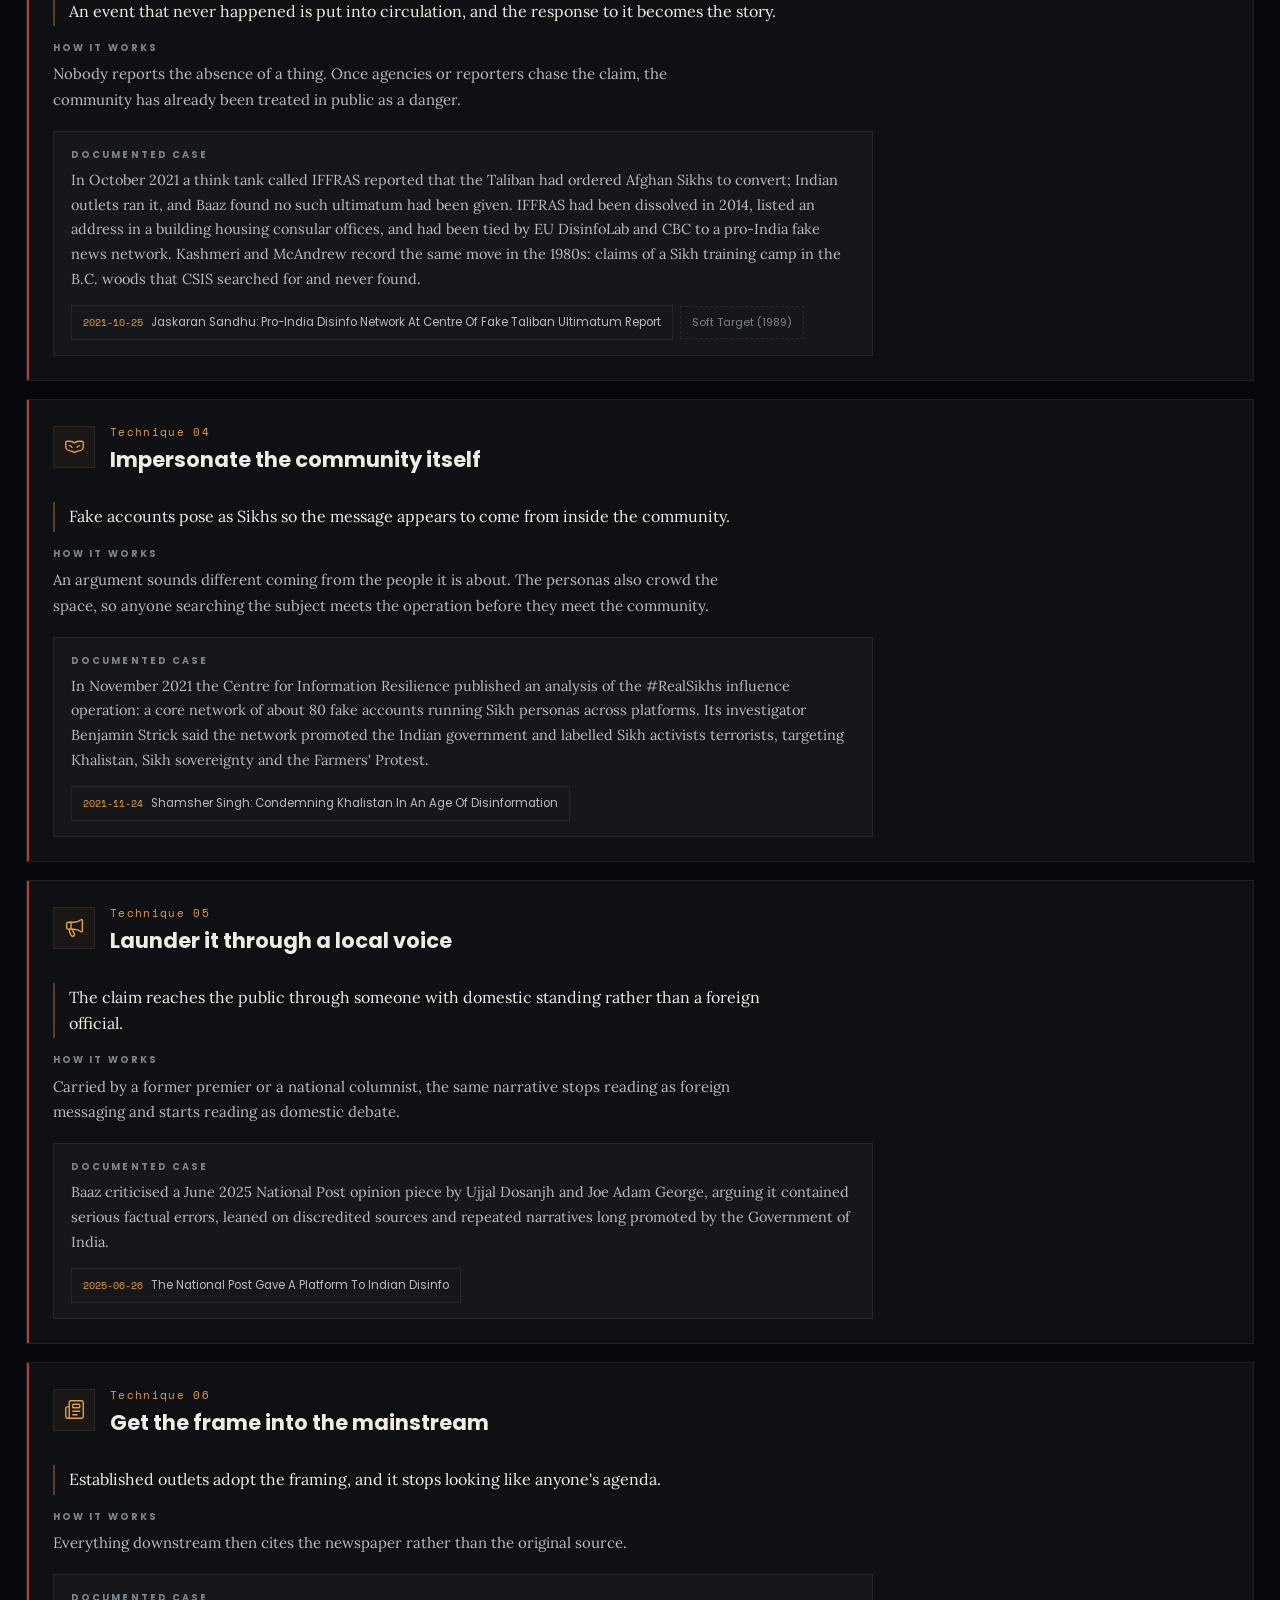
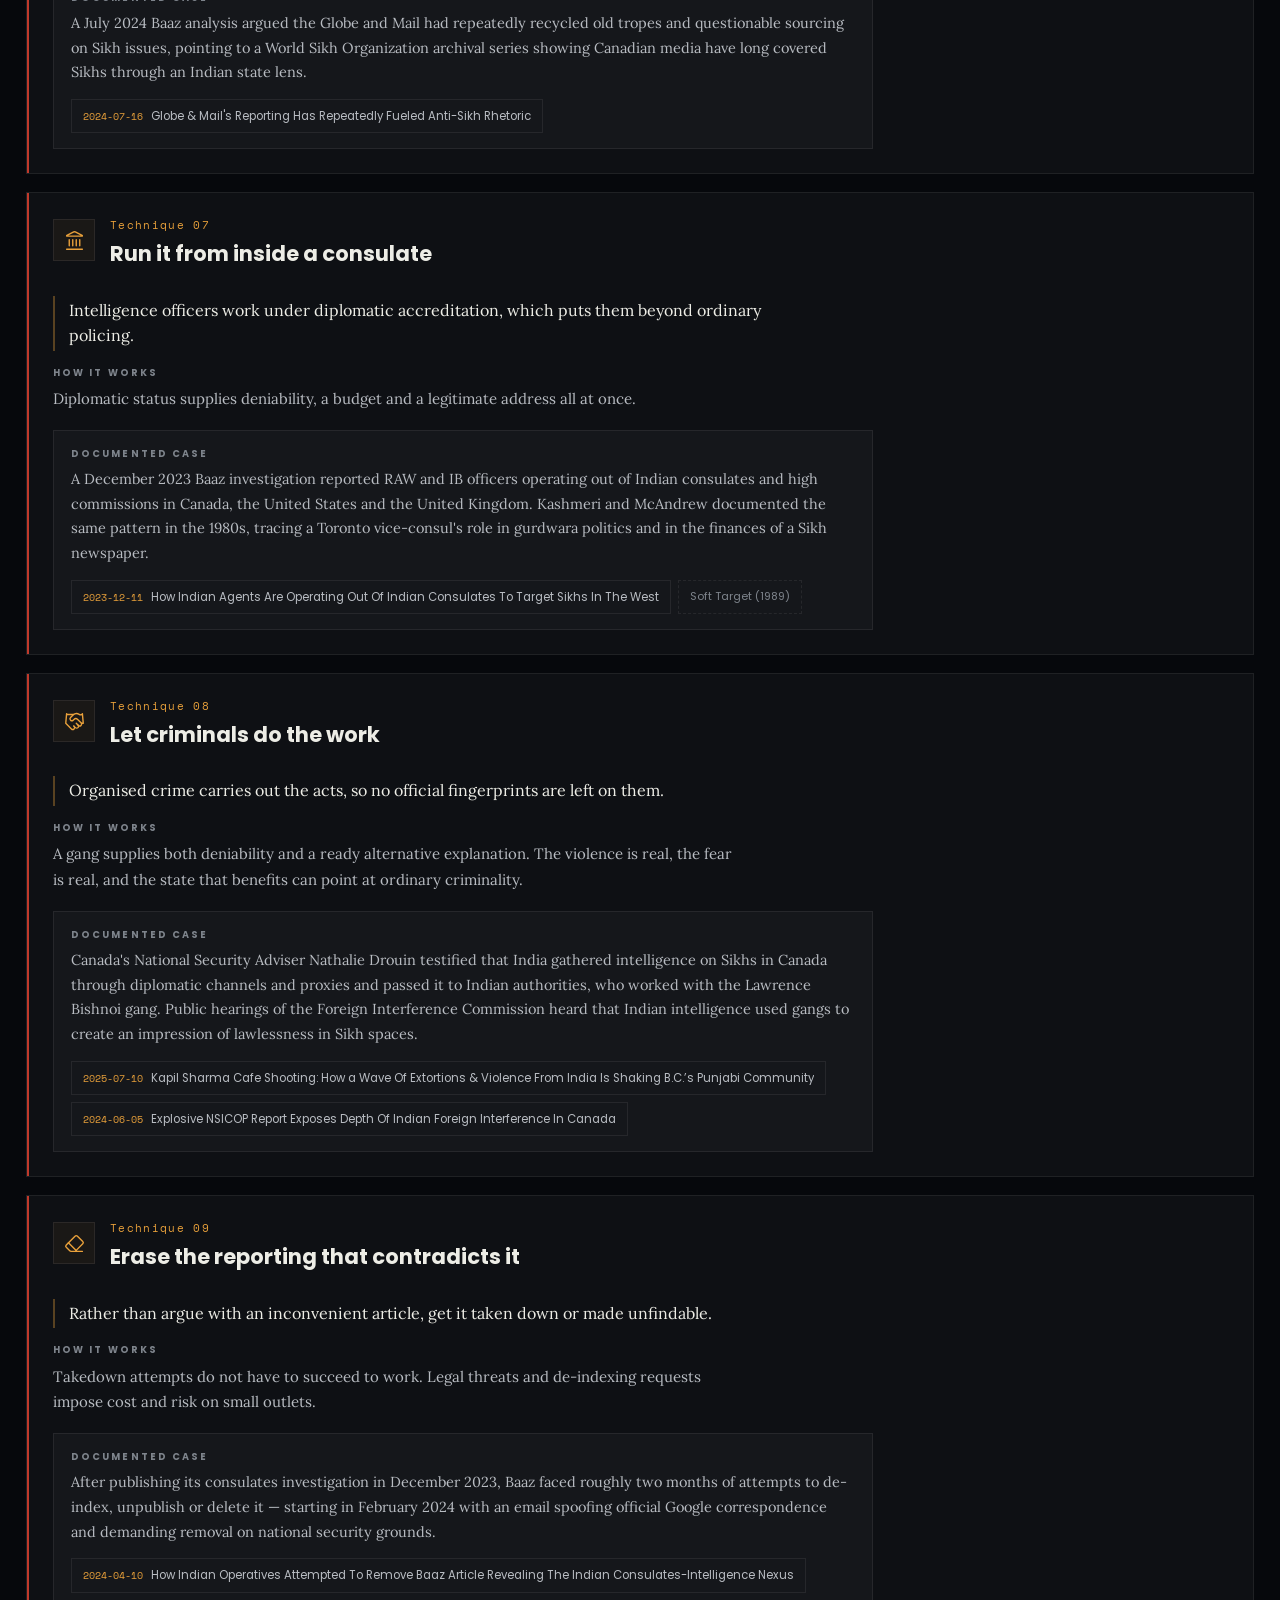
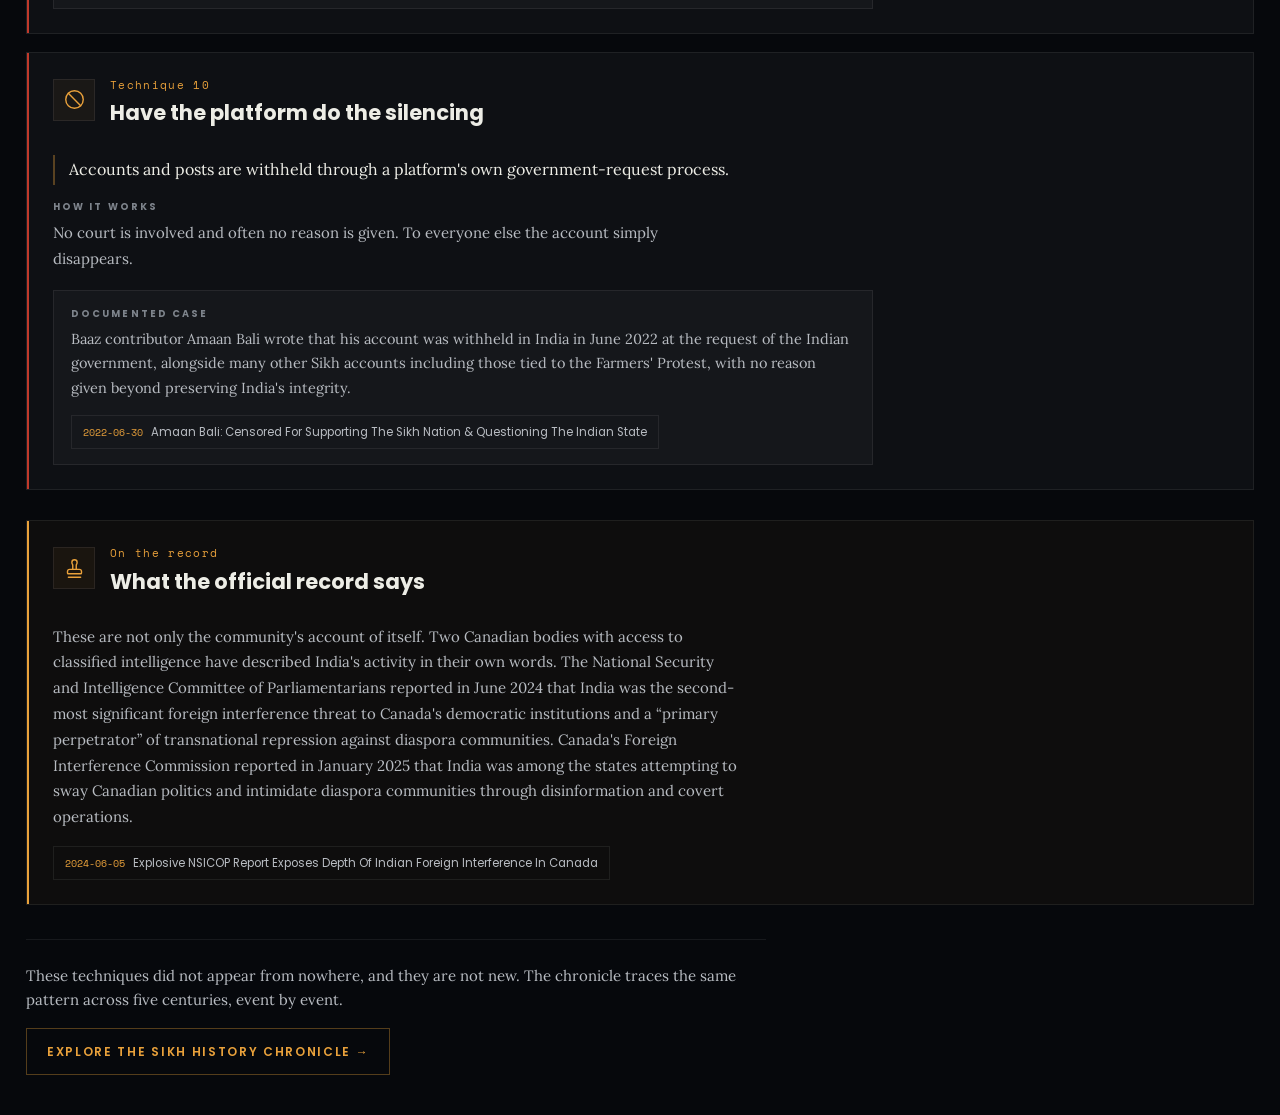
<file: fake-news.html>
<!DOCTYPE html>
<html lang="en">
<head>
<meta charset="UTF-8">
<meta name="viewport" content="width=device-width, initial-scale=1.0">
<title>How Does Fake News Work? — Project Aananta</title>
<meta name="description" content="Ten techniques used to spread disinformation about Sikhs abroad, each with a documented case and the reporting it comes from.">
<link rel="preconnect" href="https://fonts.googleapis.com">
<link rel="preconnect" href="https://fonts.gstatic.com" crossorigin>
<link href="https://fonts.googleapis.com/css2?family=Poppins:wght@400;500;600;700;800&family=Lora:ital,wght@0,400;0,500;0,600;1,400&family=Space+Mono&display=swap" rel="stylesheet">
<!-- ASSET VERSION: bump this token in BOTH places below (the stylesheet href and
     the timeline-data.json fetch) whenever timeline.css or timeline-data.json
     changes, otherwise browsers keep serving the previously cached copy. -->
<link rel="stylesheet" href="timeline.css?v=20260807g">
</head>
<body>
<div class="hud-sweep" aria-hidden="true"></div>
<div class="frame">

  <div class="chrome">
    <div class="brand">
      <div class="glyph" aria-hidden="true">&#9772;</div>
      <div>
        <span class="name">How Fake News Works</span><br>
        <span class="sub">Project Aananta &middot; A Field Guide</span>
      </div>
    </div>
    <nav class="chrome-right">
      <a href="index.html">&#8592; Home</a>
      <a href="timeline.html">The Chronicle</a>
      <a href="directory.html">The Standard</a>
    </nav>
  </div>

  <div class="masthead">
    <div class="eyebrow">Field Guide</div>
    <h1>How Does Fake News Work?</h1>
    <p id="pb-lede">Ten techniques used to spread disinformation about Sikhs abroad &mdash; each one named,
       explained in a sentence, and matched to a case somebody actually documented.</p>
  </div>

  <section class="view active" id="view-playbook">
    <div class="pb-intro">
      <h2>How the story gets shaped</h2>
      <p>Nothing here is inferred: every claim is attributed to the outlet, investigator or official body that
         made it, and every source is one click away. Each section has its own link &mdash; click the
         <span class="pb-hash">#</span> beside a heading to copy it.</p>
    </div>
    <div class="pb-nav" id="pb-nav"></div>
    <div id="pb-body"></div>
    <div class="pb-outro">
      <p>These techniques did not appear from nowhere, and they are not new. The chronicle traces the same
         pattern across five centuries, event by event.</p>
      <a class="pb-cta" href="timeline.html">Explore the Sikh History Chronicle &#8594;</a>
    </div>
  </section>

</div>

<script>
(async function(){
  "use strict";
  const $ = id => document.getElementById(id);
  const esc = s => String(s ?? "").replace(/[&<>"']/g, c => ({'&':'&amp;','<':'&lt;','>':'&gt;','"':'&quot;',"'":'&#39;'}[c]));

  let DATA;
  try {
    const res = await fetch('timeline-data.json?v=20260807g');
    if (!res.ok) throw new Error('HTTP ' + res.status);
    DATA = await res.json();
  } catch (err) {
    const local = location.protocol === 'file:';
    $('pb-lede').innerHTML = local
      ? 'This page loads its data from <code>timeline-data.json</code>, which browsers block over <code>file://</code>. '
        + 'Serve the folder over HTTP instead &mdash; e.g. <code>python3 -m http.server</code>.'
      : 'Could not load <code>timeline-data.json</code> (' + String(err.message || err) + '). Please reload the page.';
    $('pb-lede').style.color = '#E9A13B';
    return;
  }

  const references = DATA.references || {};
  const items = DATA.playbook || [];
  const closing = DATA.playbook_closing;
  const nav = $('pb-nav'), body = $('pb-body');

  // Icons are inlined (not <img>) so they inherit the accent colour and add
  // no extra requests. The markup is vendored Lucide - see assets/icons/.
  const icon = t => t.icon
    ? '<svg class="pb-ico" viewBox="0 0 24 24" fill="none" stroke="currentColor" '
      + 'stroke-width="1.6" stroke-linecap="round" stroke-linejoin="round" '
      + 'aria-hidden="true" focusable="false">' + t.icon + '</svg>'
    : '';

  const srcChips = t => {
    let h = '';
    (t.sources || []).forEach(s => {
      // the Perma.cc capture when there is one; the live URL stays in the tooltip
      h += '<a href="' + esc(s.perma || s.url) + '" target="_blank" rel="noopener"'
         + (s.perma ? ' class="archived" title="Archived copy &middot; original: ' + esc(s.url) + '"' : '')
         + '>'
         + (s.date ? '<span class="pbd">' + esc(s.date) + '</span>' : '')
         + '<span class="pbt">' + esc(s.title) + '</span></a>';
    });
    (t.refs || []).forEach(id => {
      const r = references[id];
      if (r) h += '<span class="pb-book">' + esc(r.title.split(':')[0])
                + (r.year ? ' (' + esc(r.year) + ')' : '') + '</span>';
    });
    return h;
  };
  const anchorLink = t =>
    '<a class="pb-anchor" href="#pb-' + esc(t.id) + '" data-anchor="pb-' + esc(t.id) + '" '
    + 'title="Copy a link to this section" aria-label="Copy a link to ' + esc(t.name) + '">#</a>';

  if (!items.length){ body.innerHTML = '<div class="q-empty">Nothing recorded yet.</div>'; return; }

  (closing ? items.concat([closing]) : items).forEach(t => {
    const jump = document.createElement('a');
    jump.href = '#pb-' + t.id;
    jump.innerHTML = icon(t)
      + '<span class="pbn">' + (t.n ? String(t.n).padStart(2, '0') : '&#9670;') + '</span>'
      + esc(t.name);
    jump.addEventListener('click', e => { e.preventDefault(); jumpToPb(t.id); });
    nav.appendChild(jump);
  });

  items.forEach(t => {
    const card = document.createElement('article');
    card.className = 'pb-card';
    card.id = 'pb-' + t.id;
    const srcHTML = srcChips(t);
    card.innerHTML =
        '<div class="pb-head">'
      +   '<span class="pb-badge">' + icon(t) + '</span>'
      +   '<div><span class="pb-num">Technique ' + String(t.n).padStart(2, '0') + anchorLink(t) + '</span>'
      +   '<h3>' + esc(t.name) + '</h3></div>'
      + '</div>'
      + '<div class="pb-what">' + esc(t.what) + '</div>'
      + '<div class="pb-lbl">How it works</div>'
      + '<p class="pb-how">' + esc(t.how) + '</p>'
      + '<div class="pb-case"><div class="pb-lbl">Documented case</div><p>' + esc(t.case) + '</p>'
      +   (srcHTML ? '<div class="pb-src">' + srcHTML + '</div>' : '')
      + '</div>';
    body.appendChild(card);
  });

  // Not a technique - what bodies with access to classified intelligence have
  // said. Kept visually distinct so it does not read as one of the methods.
  if (closing) {
    const card = document.createElement('aside');
    card.className = 'pb-card pb-closing';
    card.id = 'pb-' + closing.id;
    const srcHTML = srcChips(closing);
    card.innerHTML =
        '<div class="pb-head">'
      +   '<span class="pb-badge">' + icon(closing) + '</span>'
      +   '<div><span class="pb-num">On the record' + anchorLink(closing) + '</span>'
      +   '<h3>' + esc(closing.name) + '</h3></div>'
      + '</div>'
      + '<p class="pb-how">' + esc(closing.text) + '</p>'
      + (srcHTML ? '<div class="pb-src">' + srcHTML + '</div>' : '');
    body.appendChild(card);
  }

  body.addEventListener('click', e => {
    const a = e.target.closest('.pb-anchor');
    if (!a) return;
    e.preventDefault();
    jumpToPb(a.dataset.anchor.slice(3));
    const url = location.href.split('#')[0] + '#' + a.dataset.anchor;
    const done = () => { a.classList.add('copied'); setTimeout(() => a.classList.remove('copied'), 1400); };
    if (navigator.clipboard && navigator.clipboard.writeText) {
      navigator.clipboard.writeText(url).then(done, () => {});
    }
  });

  function jumpToPb(id){
    const el = document.getElementById('pb-' + id);
    if (!el) return false;
    window.scrollTo({ top: el.getBoundingClientRect().top + window.scrollY - 12, behavior: 'smooth' });
    el.classList.remove('pb-flash');
    void el.offsetWidth;                       // restart the highlight
    el.classList.add('pb-flash');
    if (history.replaceState) history.replaceState(null, '', '#pb-' + id);
    return true;
  }

  const land = () => {
    const h = decodeURIComponent(location.hash.slice(1));
    if (h.indexOf('pb-') === 0) jumpToPb(h.slice(3));
  };
  requestAnimationFrame(land);
  window.addEventListener('hashchange', land);
})();
</script>
</body>
</html>
</file>
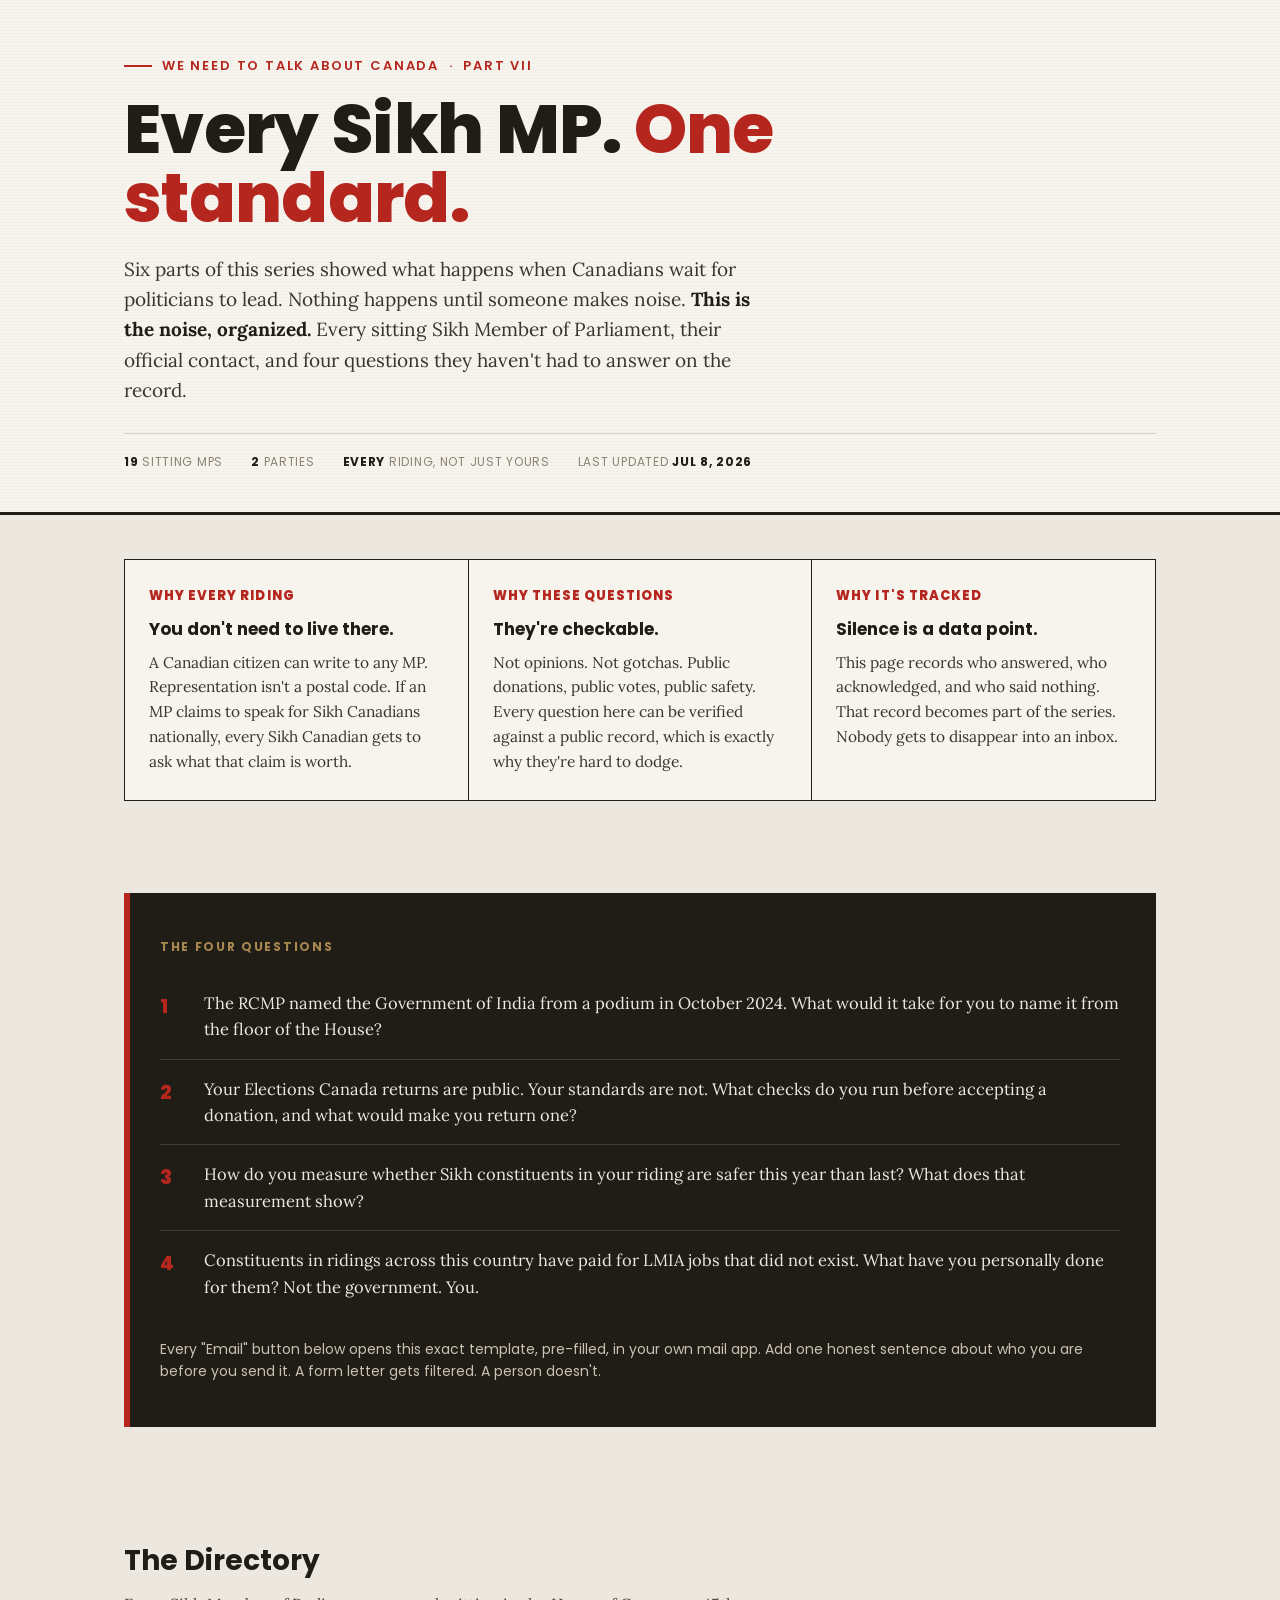
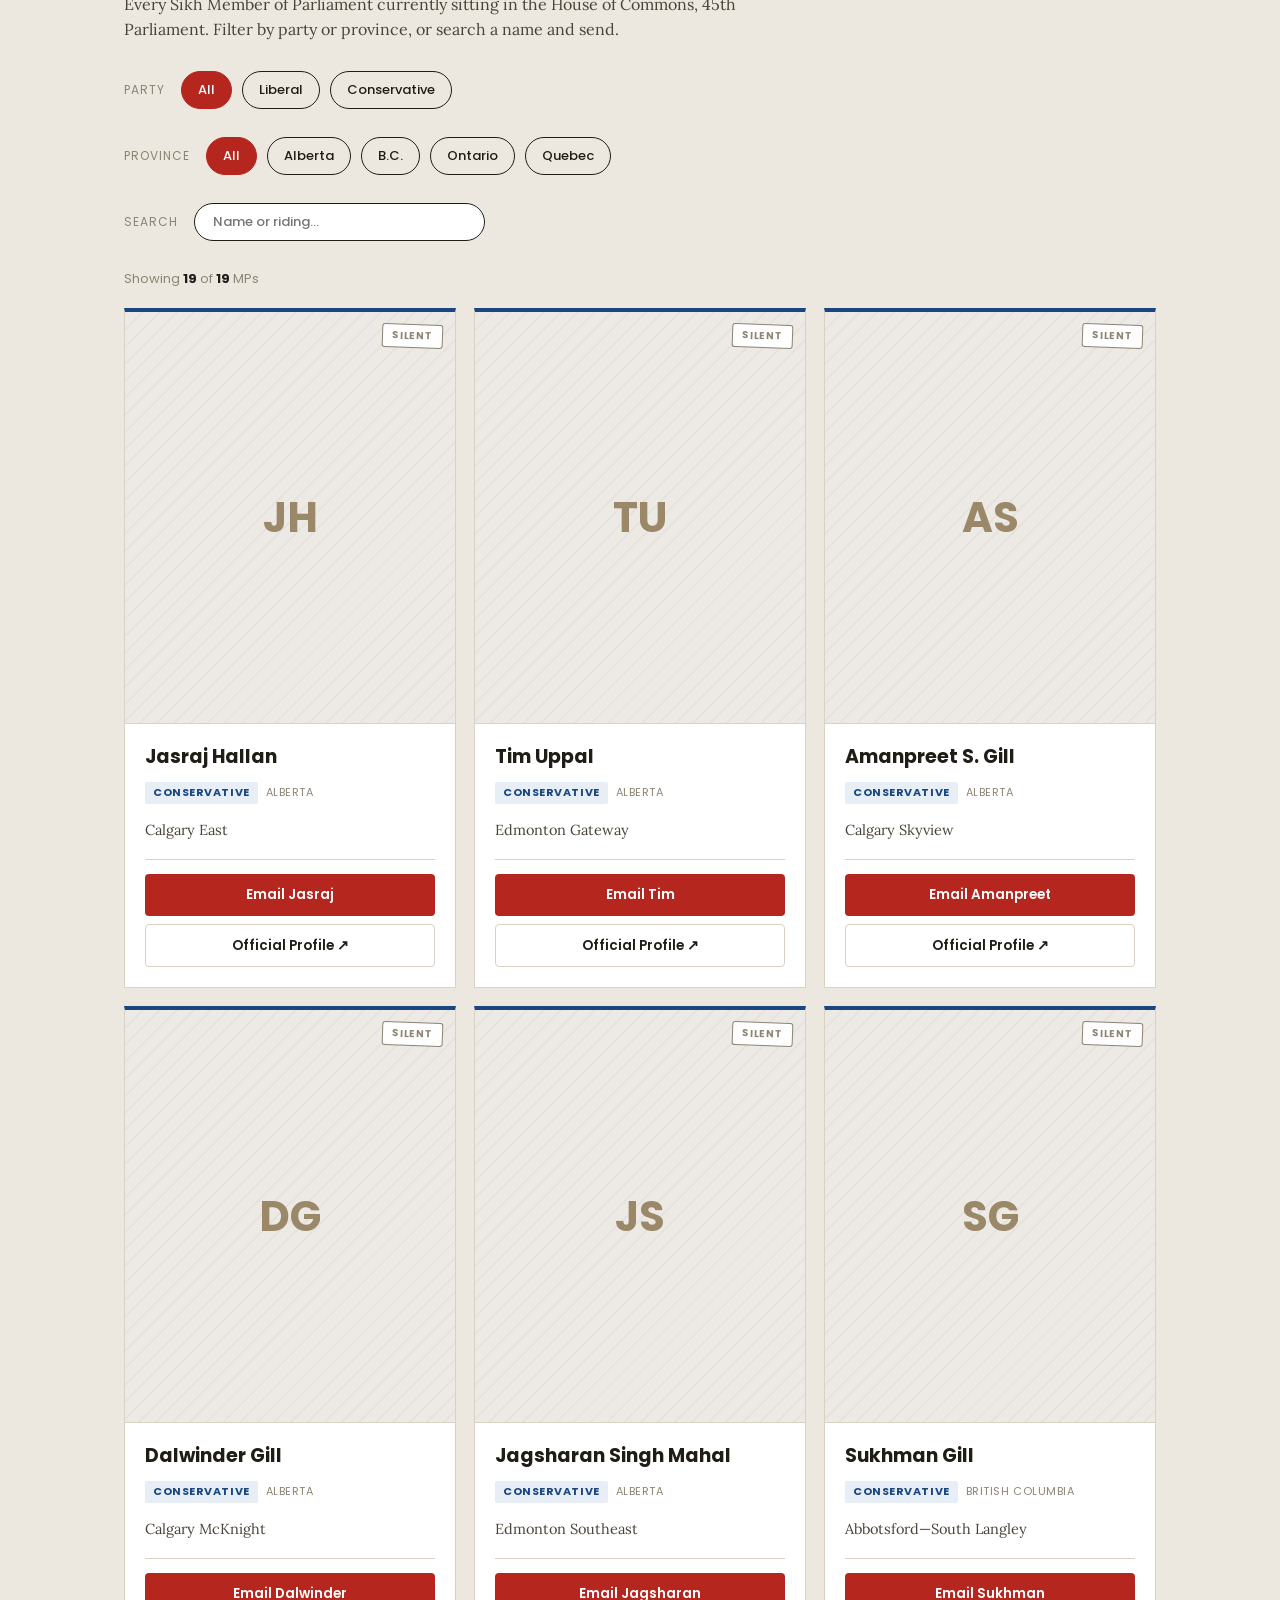
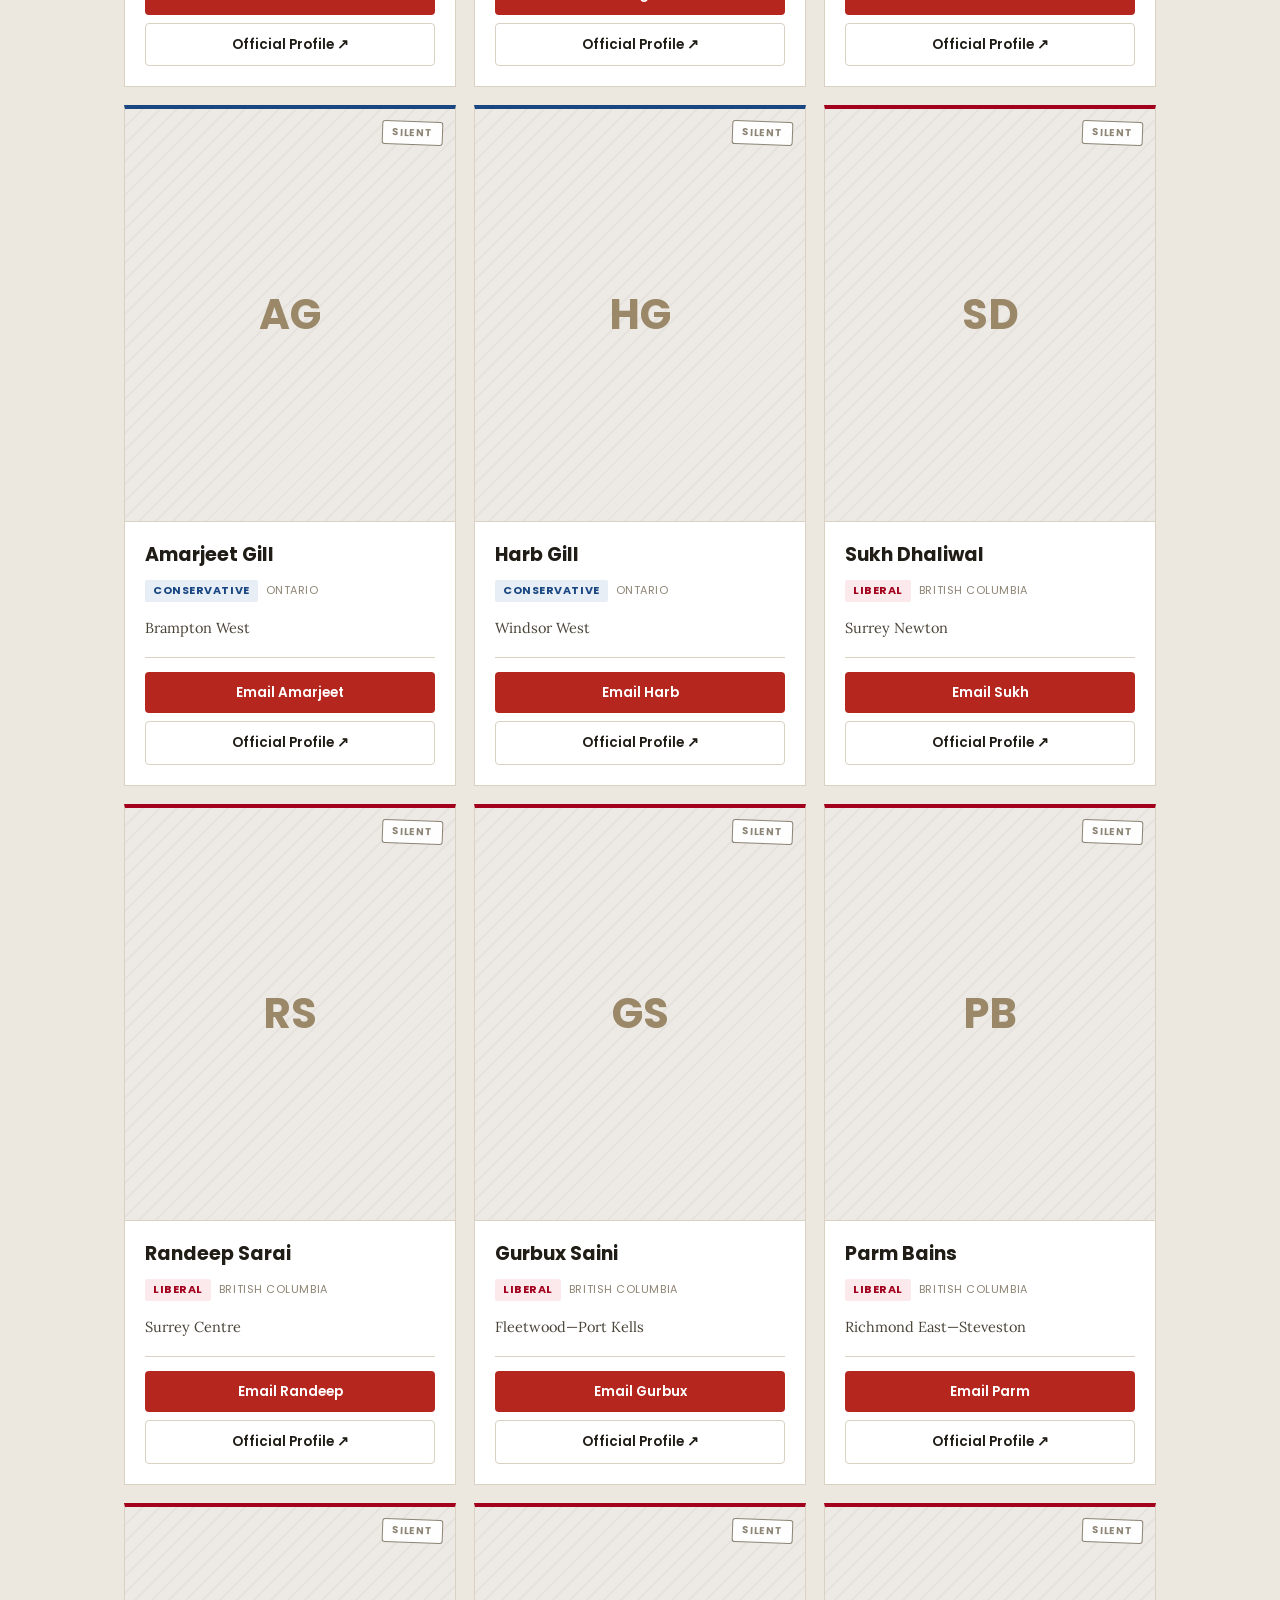
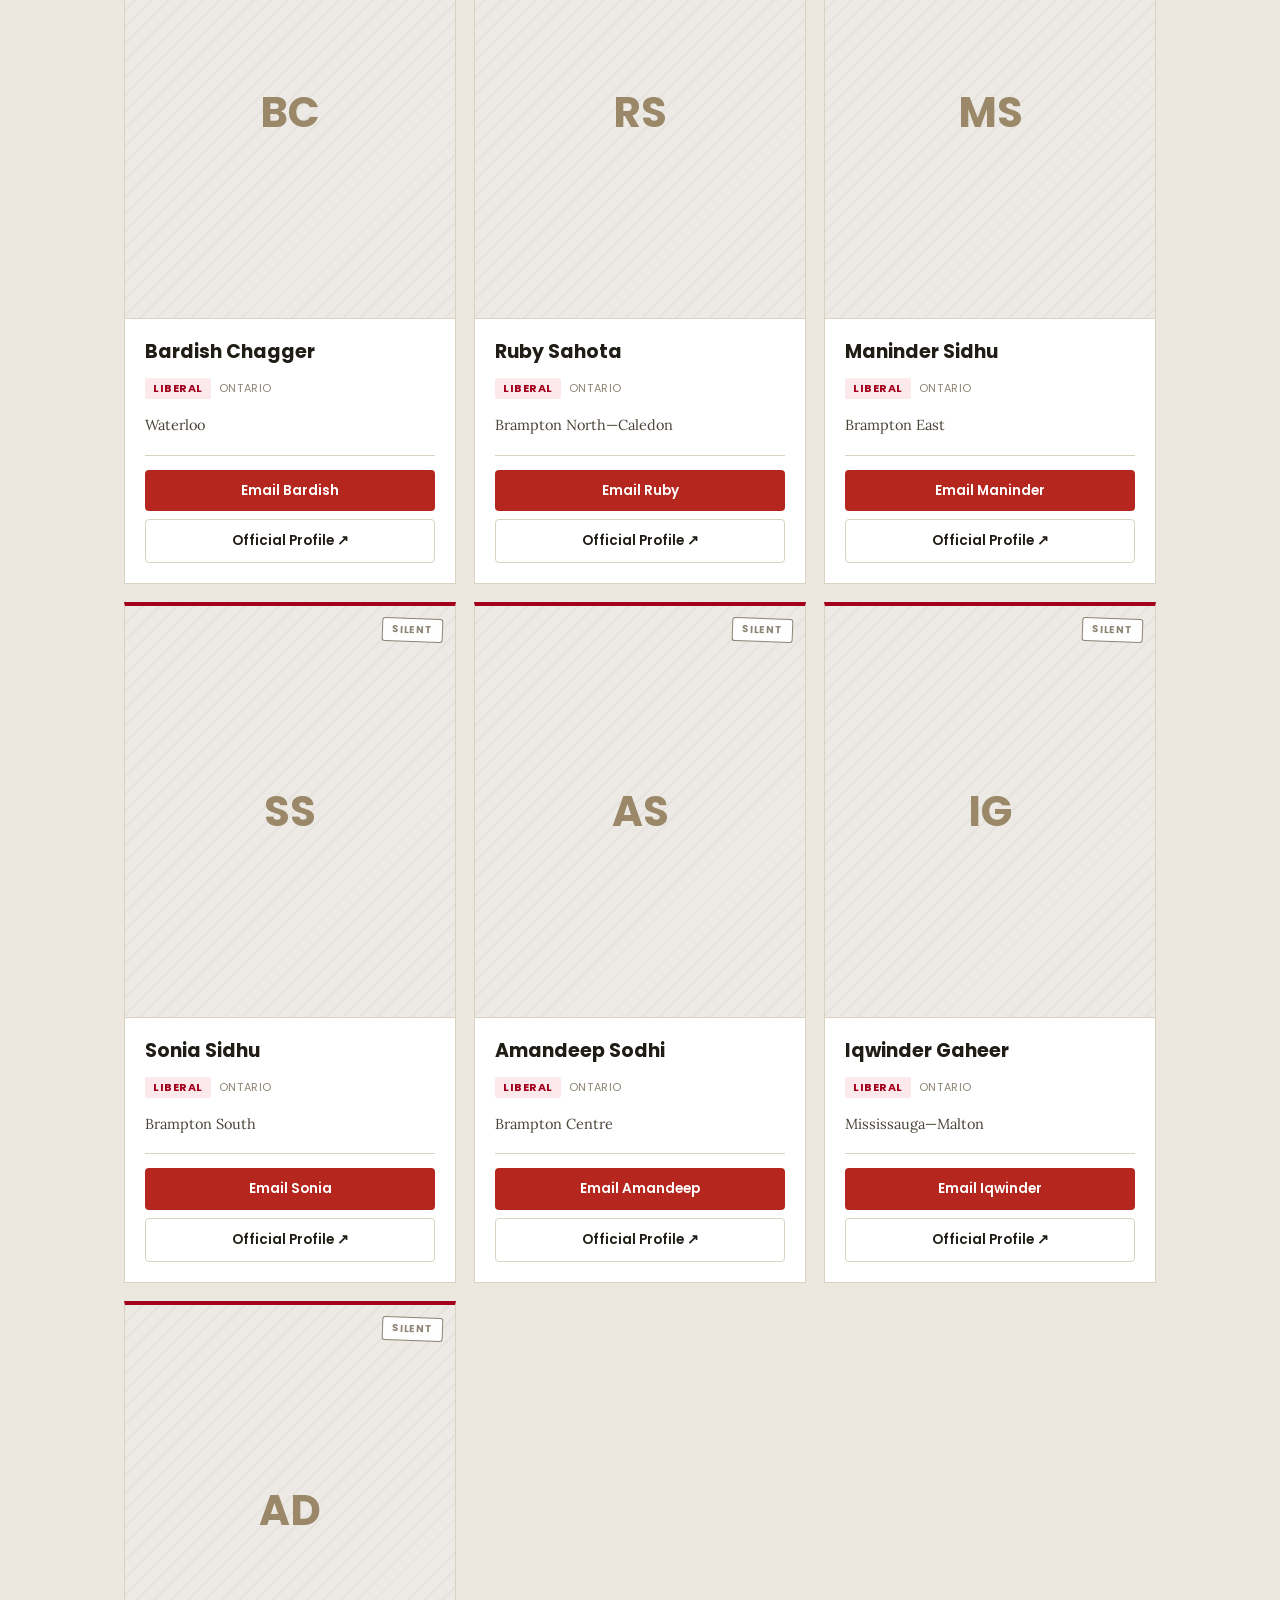
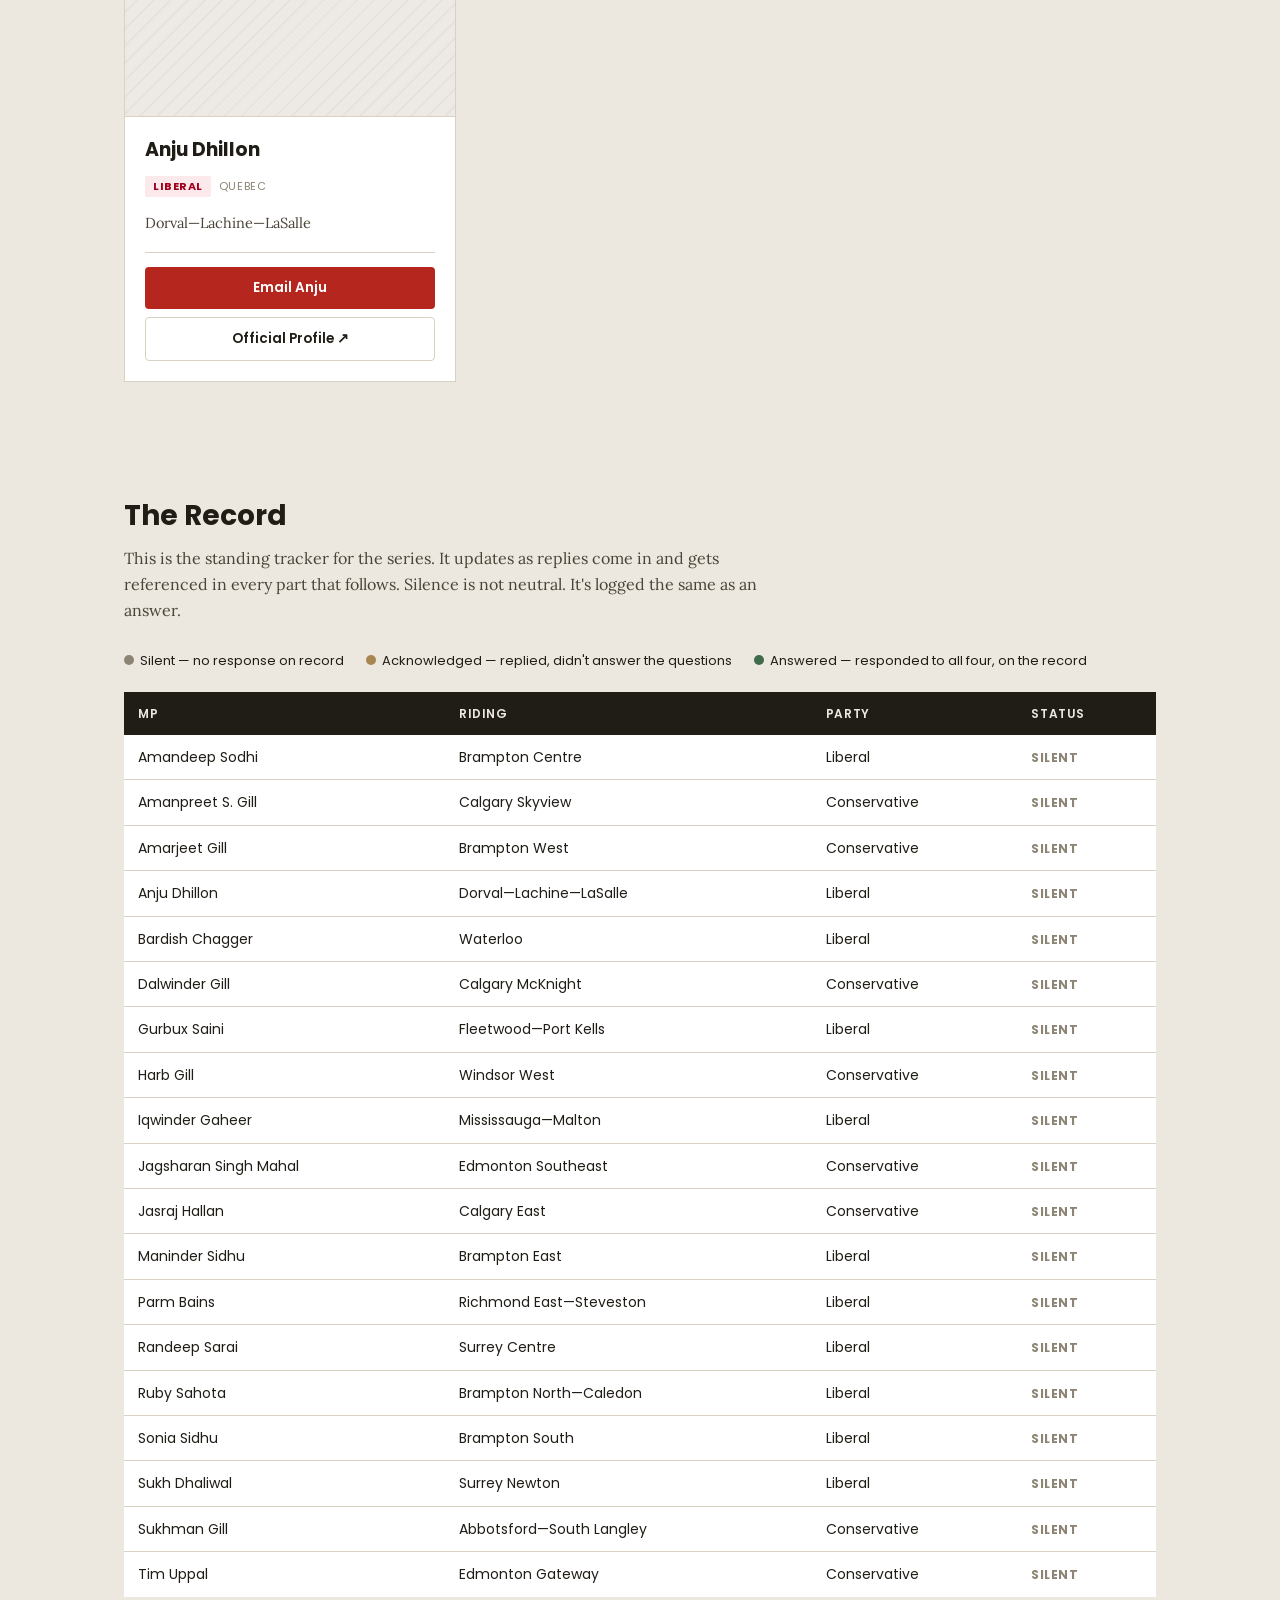
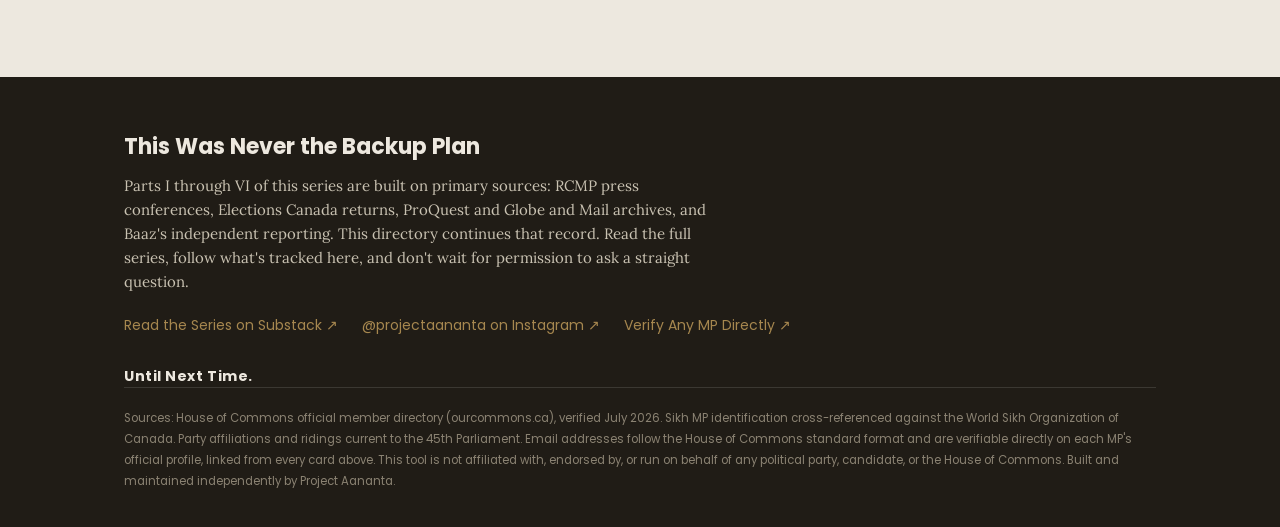
<file: index(2).html>
<!DOCTYPE html>
<html lang="en">
<head>
<meta charset="UTF-8">
<meta name="viewport" content="width=device-width, initial-scale=1.0">
<title>The Standard — We Need to Talk About Canada</title>
<meta name="description" content="Every sitting Sikh Member of Parliament in Canada, in one place. Ask where they stand on foreign interference, donations, and Sikh Canadian safety.">
<link rel="preconnect" href="https://fonts.googleapis.com">
<link rel="preconnect" href="https://fonts.gstatic.com" crossorigin>
<link href="https://fonts.googleapis.com/css2?family=Poppins:wght@400;500;600;700;800&family=Lora:ital,wght@0,400;0,500;0,600;1,400&display=swap" rel="stylesheet">
<style>
  :root{
    --cream:#EDE8DF;
    --paper:#F7F4EE;
    --ink:#201C16;
    --red:#B5261E;
    --red-deep:#8C1B15;
    --brass:#A6874F;
    --line:#D9D2C2;
    --white:#FFFFFF;
    --silent:#8C8474;
    --answered:#3F6B4C;
    --ack:#A6874F;
  }
  *{box-sizing:border-box; margin:0; padding:0;}
  html{scroll-behavior:smooth;}
  body{
    background:var(--cream);
    color:var(--ink);
    font-family:'Lora', serif;
    line-height:1.6;
    -webkit-font-smoothing:antialiased;
  }
  ::selection{background:var(--red); color:var(--white);}
  a{color:inherit;}
  .wrap{max-width:1080px; margin:0 auto; padding:0 24px;}

  /* ---------- MASTHEAD ---------- */
  header.masthead{
    border-bottom:3px solid var(--ink);
    background:
      repeating-linear-gradient(180deg, rgba(0,0,0,0.02) 0px, rgba(0,0,0,0.02) 1px, transparent 1px, transparent 3px),
      var(--paper);
    padding:56px 0 40px;
  }
  .eyebrow{
    font-family:'Poppins', sans-serif;
    font-weight:600;
    font-size:13px;
    letter-spacing:.14em;
    text-transform:uppercase;
    color:var(--red);
    display:flex;
    align-items:center;
    gap:10px;
    margin-bottom:18px;
  }
  .eyebrow::before{
    content:"";
    width:28px; height:2px;
    background:var(--red);
    display:inline-block;
  }
  h1.title{
    font-family:'Poppins', sans-serif;
    font-weight:800;
    font-size:clamp(38px, 6vw, 68px);
    line-height:1.02;
    letter-spacing:-.01em;
    margin-bottom:20px;
    max-width:820px;
  }
  h1.title em{
    font-style:normal;
    color:var(--red);
  }
  .dek{
    font-family:'Lora', serif;
    font-size:19px;
    max-width:640px;
    color:#3a352c;
    margin-bottom:28px;
  }
  .dek strong{color:var(--ink);}
  .masthead-meta{
    display:flex; flex-wrap:wrap; gap:28px;
    font-family:'Poppins', sans-serif;
    font-size:12px;
    letter-spacing:.06em;
    text-transform:uppercase;
    color:var(--silent);
    border-top:1px solid var(--line);
    padding-top:18px;
  }
  .masthead-meta b{color:var(--ink);}

  /* ---------- SECTION GENERIC ---------- */
  section{padding:56px 0;}
  section.tight{padding:36px 0;}
  h2.section-title{
    font-family:'Poppins', sans-serif;
    font-weight:700;
    font-size:28px;
    margin-bottom:8px;
  }
  .section-sub{
    color:#4a4438;
    max-width:680px;
    margin-bottom:28px;
  }

  /* ---------- WHY / HOW IT WORKS ---------- */
  .principle-row{
    display:grid;
    grid-template-columns:repeat(3, 1fr);
    gap:1px;
    background:var(--ink);
    border:1px solid var(--ink);
    margin-top:8px;
  }
  .principle{
    background:var(--paper);
    padding:26px 24px;
  }
  .principle .num{
    font-family:'Poppins', sans-serif;
    font-weight:800;
    font-size:13px;
    color:var(--red);
    letter-spacing:.08em;
    margin-bottom:10px;
  }
  .principle p{font-size:15.5px; color:#3a352c;}
  .principle strong{color:var(--ink); font-family:'Poppins',sans-serif; font-size:17px; display:block; margin-bottom:6px;}

  /* ---------- THE QUESTIONS ---------- */
  .questions-block{
    background:var(--ink);
    color:var(--cream);
    padding:44px 36px;
    position:relative;
  }
  .questions-block::before{
    content:"";
    position:absolute; top:0; left:0; bottom:0;
    width:6px;
    background:var(--red);
  }
  .questions-block h3{
    font-family:'Poppins', sans-serif;
    font-size:12px;
    letter-spacing:.14em;
    text-transform:uppercase;
    color:var(--brass);
    margin-bottom:18px;
  }
  .q-list{list-style:none;}
  .q-list li{
    display:flex;
    gap:16px;
    padding:16px 0;
    border-top:1px solid rgba(255,255,255,.14);
    font-size:16.5px;
  }
  .q-list li:first-child{border-top:none;}
  .q-num{
    font-family:'Poppins', sans-serif;
    font-weight:800;
    font-size:20px;
    color:var(--red);
    min-width:28px;
  }
  .questions-note{
    margin-top:22px;
    font-size:14px;
    color:#c9c2b2;
    font-family:'Poppins', sans-serif;
    line-height:1.6;
  }

  /* ---------- CONTROLS ---------- */
  .controls{
    display:flex; flex-wrap:wrap;
    gap:10px;
    margin-bottom:28px;
    align-items:center;
  }
  .controls .label{
    font-family:'Poppins', sans-serif;
    font-size:12px;
    text-transform:uppercase;
    letter-spacing:.08em;
    color:var(--silent);
    margin-right:6px;
  }
  button.filter-btn, input.search-box{
    font-family:'Poppins', sans-serif;
    font-size:13px;
    font-weight:500;
    border:1.5px solid var(--ink);
    background:transparent;
    color:var(--ink);
    padding:8px 16px;
    border-radius:20px;
    cursor:pointer;
    transition:.15s;
  }
  button.filter-btn:hover{background:var(--ink); color:var(--cream);}
  button.filter-btn.active{background:var(--red); border-color:var(--red); color:var(--white);}
  input.search-box{
    border-radius:20px;
    padding:8px 18px;
    min-width:220px;
    background:var(--white);
  }
  input.search-box:focus{outline:2px solid var(--red); outline-offset:1px;}

  .count-line{
    font-family:'Poppins', sans-serif;
    font-size:13px;
    color:var(--silent);
    margin-bottom:18px;
  }
  .count-line b{color:var(--ink);}

  /* ---------- MP GRID ---------- */
  .mp-grid{
    display:grid;
    grid-template-columns:repeat(auto-fill, minmax(280px, 1fr));
    gap:18px;
  }
  .mp-card{
    background:var(--white);
    border:1px solid var(--line);
    border-top:4px solid var(--brass);
    padding:0 20px 20px;
    display:flex;
    flex-direction:column;
    gap:10px;
    position:relative;
  }
  .mp-card.party-lib{border-top-color:#A2001D;}
  .mp-card.party-cpc{border-top-color:#1A4782;}

  .mp-photo-wrap{
    position:relative;
    margin:0 -20px 4px;
    aspect-ratio:4/5;
    overflow:hidden;
    background:var(--cream);
    border-bottom:1px solid var(--line);
  }
  .mp-photo{
    width:100%; height:100%;
    object-fit:contain;
    object-position:center;
    display:block;
    filter:grayscale(45%) contrast(1.02);
    transition:filter .2s;
  }
  .mp-card:hover .mp-photo{filter:grayscale(0%) contrast(1.02);}
  .mp-photo-fallback{
    display:flex;
    align-items:center;
    justify-content:center;
    font-family:'Poppins', sans-serif;
    font-weight:700;
    font-size:42px;
    color:var(--brass);
    background:
      repeating-linear-gradient(135deg, rgba(0,0,0,0.03) 0px, rgba(0,0,0,0.03) 2px, transparent 2px, transparent 12px),
      var(--cream);
  }

  .status-stamp{
    position:absolute;
    top:12px; right:12px;
    font-family:'Poppins', sans-serif;
    font-size:10px;
    font-weight:700;
    letter-spacing:.08em;
    text-transform:uppercase;
    padding:3px 9px;
    background:rgba(255,255,255,.95);
    border:1.5px solid var(--silent);
    color:var(--silent);
    border-radius:3px;
    transform:rotate(2deg);
  }
  .status-stamp.answered{border-color:var(--answered); color:var(--answered);}
  .status-stamp.acknowledged{border-color:var(--ack); color:var(--ack);}

  .mp-name{
    font-family:'Poppins', sans-serif;
    font-weight:700;
    font-size:19px;
    padding-top:4px;
  }
  .mp-riding{
    font-size:14.5px;
    color:#4a4438;
  }
  .mp-meta{
    display:flex; gap:8px; align-items:center;
    font-family:'Poppins', sans-serif;
    font-size:11px;
    text-transform:uppercase;
    letter-spacing:.05em;
    color:var(--silent);
    margin-bottom:4px;
  }
  .party-tag{
    font-weight:700;
    padding:2px 8px;
    border-radius:2px;
  }
  .party-tag.lib{background:#FCE9EC; color:#A2001D;}
  .party-tag.cpc{background:#E7EEF6; color:#1A4782;}

  .mp-actions{
    display:flex; flex-direction:column; gap:8px;
    margin-top:8px;
    border-top:1px solid var(--line);
    padding-top:14px;
  }
  .btn{
    font-family:'Poppins', sans-serif;
    font-size:13.5px;
    font-weight:600;
    text-align:center;
    padding:10px 14px;
    border-radius:4px;
    text-decoration:none;
    display:block;
    transition:.15s;
  }
  .btn-primary{
    background:var(--red);
    color:var(--white);
  }
  .btn-primary:hover{background:var(--red-deep);}
  .btn-ghost{
    border:1.5px solid var(--line);
    color:var(--ink);
  }
  .btn-ghost:hover{border-color:var(--ink);}

  .no-results{
    font-family:'Poppins', sans-serif;
    color:var(--silent);
    padding:40px 0;
    text-align:center;
    grid-column:1/-1;
  }

  /* ---------- TRACKER ---------- */
  .tracker-legend{
    display:flex; gap:22px; flex-wrap:wrap;
    margin-bottom:20px;
    font-family:'Poppins', sans-serif;
    font-size:13px;
  }
  .legend-dot{
    display:inline-block; width:10px; height:10px; border-radius:50%;
    margin-right:6px;
  }
  .dot-silent{background:var(--silent);}
  .dot-ack{background:var(--ack);}
  .dot-answered{background:var(--answered);}

  table.tracker{
    width:100%;
    border-collapse:collapse;
    font-family:'Poppins', sans-serif;
    font-size:14px;
    background:var(--white);
  }
  table.tracker th{
    text-align:left;
    padding:12px 14px;
    background:var(--ink);
    color:var(--cream);
    font-weight:600;
    font-size:12px;
    letter-spacing:.05em;
    text-transform:uppercase;
  }
  table.tracker td{
    padding:11px 14px;
    border-bottom:1px solid var(--line);
  }
  table.tracker tr:last-child td{border-bottom:none;}
  .tstatus{
    font-weight:700;
    font-size:12px;
    text-transform:uppercase;
    letter-spacing:.04em;
  }
  .tstatus.silent{color:var(--silent);}
  .tstatus.acknowledged{color:var(--ack);}
  .tstatus.answered{color:var(--answered);}

  /* ---------- FOOTER ---------- */
  footer{
    background:var(--ink);
    color:var(--cream);
    padding:52px 0 36px;
    margin-top:24px;
  }
  footer .foot-title{
    font-family:'Poppins', sans-serif;
    font-weight:700;
    font-size:22px;
    margin-bottom:10px;
  }
  footer p{color:#c9c2b2; max-width:600px; margin-bottom:20px; font-size:15px;}
  footer .foot-links{
    display:flex; gap:24px; flex-wrap:wrap;
    font-family:'Poppins', sans-serif;
    font-size:14px;
    margin-bottom:28px;
  }
  footer .foot-links a{
    color:var(--brass);
    text-decoration:none;
    border-bottom:1px solid transparent;
  }
  footer .foot-links a:hover{border-color:var(--brass);}
  .foot-sources{
    font-family:'Poppins', sans-serif;
    font-size:11.5px;
    color:#8a8272;
    border-top:1px solid rgba(255,255,255,.12);
    padding-top:20px;
    line-height:1.8;
  }
  .until-next-time{
    font-family:'Poppins', sans-serif;
    font-weight:700;
    font-size:14px;
    color:var(--cream);
    letter-spacing:.04em;
    margin-top:24px;
  }

  @media (max-width: 720px){
    .principle-row{grid-template-columns:1fr;}
    header.masthead{padding:40px 0 30px;}
    .mp-grid{grid-template-columns:repeat(auto-fill, minmax(240px, 1fr));}
    .questions-block{padding:32px 22px;}
  }
  @media (max-width: 480px){
    .mp-grid{grid-template-columns:1fr;}
    .wrap{padding:0 16px;}
    .controls{gap:8px;}
    input.search-box{min-width:0; width:100%;}
  }
</style>
</head>
<body>

<header class="masthead">
  <div class="wrap">
    <div class="eyebrow">We Need to Talk About Canada &nbsp;·&nbsp; Part VII</div>
    <h1 class="title">Every Sikh MP. <em>One standard.</em></h1>
    <p class="dek">Six parts of this series showed what happens when Canadians wait for politicians to lead. Nothing happens until someone makes noise. <strong>This is the noise, organized.</strong> Every sitting Sikh Member of Parliament, their official contact, and four questions they haven't had to answer on the record.</p>
    <div class="masthead-meta">
      <span><b>19</b> sitting MPs</span>
      <span><b>2</b> parties</span>
      <span><b>Every</b> riding, not just yours</span>
      <span>Last updated <b>Jul 8, 2026</b></span>
    </div>
  </div>
</header>

<section class="tight">
  <div class="wrap">
    <div class="principle-row">
      <div class="principle">
        <div class="num">WHY EVERY RIDING</div>
        <p><strong>You don't need to live there.</strong> A Canadian citizen can write to any MP. Representation isn't a postal code. If an MP claims to speak for Sikh Canadians nationally, every Sikh Canadian gets to ask what that claim is worth.</p>
      </div>
      <div class="principle">
        <div class="num">WHY THESE QUESTIONS</div>
        <p><strong>They're checkable.</strong> Not opinions. Not gotchas. Public donations, public votes, public safety. Every question here can be verified against a public record, which is exactly why they're hard to dodge.</p>
      </div>
      <div class="principle">
        <div class="num">WHY IT'S TRACKED</div>
        <p><strong>Silence is a data point.</strong> This page records who answered, who acknowledged, and who said nothing. That record becomes part of the series. Nobody gets to disappear into an inbox.</p>
      </div>
    </div>
  </div>
</section>

<section id="questions">
  <div class="wrap">
    <div class="questions-block">
      <h3>The Four Questions</h3>
      <ul class="q-list">
        <li><span class="q-num">1</span><span>The RCMP named the Government of India from a podium in October 2024. What would it take for you to name it from the floor of the House?</span></li>
        <li><span class="q-num">2</span><span>Your Elections Canada returns are public. Your standards are not. What checks do you run before accepting a donation, and what would make you return one?</span></li>
        <li><span class="q-num">3</span><span>How do you measure whether Sikh constituents in your riding are safer this year than last? What does that measurement show?</span></li>
        <li><span class="q-num">4</span><span>Constituents in ridings across this country have paid for LMIA jobs that did not exist. What have you personally done for them? Not the government. You.</span></li>
      </ul>
      <div class="questions-note">Every "Email" button below opens this exact template, pre-filled, in your own mail app. Add one honest sentence about who you are before you send it. A form letter gets filtered. A person doesn't.</div>
    </div>
  </div>
</section>

<section id="directory">
  <div class="wrap">
    <h2 class="section-title">The Directory</h2>
    <p class="section-sub">Every Sikh Member of Parliament currently sitting in the House of Commons, 45th Parliament. Filter by party or province, or search a name and send.</p>

    <div class="controls">
      <span class="label">Party</span>
      <button class="filter-btn active" data-filter="party" data-value="all">All</button>
      <button class="filter-btn" data-filter="party" data-value="Liberal">Liberal</button>
      <button class="filter-btn" data-filter="party" data-value="Conservative">Conservative</button>
    </div>
    <div class="controls">
      <span class="label">Province</span>
      <button class="filter-btn active" data-filter="province" data-value="all">All</button>
      <button class="filter-btn" data-filter="province" data-value="Alberta">Alberta</button>
      <button class="filter-btn" data-filter="province" data-value="British Columbia">B.C.</button>
      <button class="filter-btn" data-filter="province" data-value="Ontario">Ontario</button>
      <button class="filter-btn" data-filter="province" data-value="Quebec">Quebec</button>
    </div>
    <div class="controls">
      <span class="label">Search</span>
      <input type="text" class="search-box" id="searchBox" placeholder="Name or riding…">
    </div>

    <div class="count-line" id="countLine"></div>

    <div class="mp-grid" id="mpGrid"></div>
  </div>
</section>

<section id="tracker">
  <div class="wrap">
    <h2 class="section-title">The Record</h2>
    <p class="section-sub">This is the standing tracker for the series. It updates as replies come in and gets referenced in every part that follows. Silence is not neutral. It's logged the same as an answer.</p>
    <div class="tracker-legend">
      <span><span class="legend-dot dot-silent"></span>Silent — no response on record</span>
      <span><span class="legend-dot dot-ack"></span>Acknowledged — replied, didn't answer the questions</span>
      <span><span class="legend-dot dot-answered"></span>Answered — responded to all four, on the record</span>
    </div>
    <table class="tracker">
      <thead>
        <tr><th>MP</th><th>Riding</th><th>Party</th><th>Status</th></tr>
      </thead>
      <tbody id="trackerBody"></tbody>
    </table>
  </div>
</section>

<footer>
  <div class="wrap">
    <div class="foot-title">This Was Never the Backup Plan</div>
    <p>Parts I through VI of this series are built on primary sources: RCMP press conferences, Elections Canada returns, ProQuest and Globe and Mail archives, and Baaz's independent reporting. This directory continues that record. Read the full series, follow what's tracked here, and don't wait for permission to ask a straight question.</p>
    <div class="foot-links">
      <a href="#" target="_blank">Read the Series on Substack &#8599;</a>
      <a href="https://instagram.com/projectaananta" target="_blank">@projectaananta on Instagram &#8599;</a>
      <a href="https://www.ourcommons.ca/members/en/addresses" target="_blank">Verify Any MP Directly &#8599;</a>
    </div>
    <div class="until-next-time">Until Next Time.</div>
    <div class="foot-sources">
      Sources: House of Commons official member directory (ourcommons.ca), verified July 2026. Sikh MP identification cross-referenced against the World Sikh Organization of Canada. Party affiliations and ridings current to the 45th Parliament. Email addresses follow the House of Commons standard format and are verifiable directly on each MP's official profile, linked from every card above. This tool is not affiliated with, endorsed by, or run on behalf of any political party, candidate, or the House of Commons. Built and maintained independently by Project Aananta.
    </div>
  </div>
</footer>

<script>
// ============================================================
// MP DATA
// Source: House of Commons official directory (ourcommons.ca),
// cross-referenced against World Sikh Organization of Canada.
// Verified July 2026, 45th Parliament.
//
// To update tracker status after an MP responds, change the
// "status" field below to "acknowledged" or "answered".
// ============================================================
const PHOTO_BASE = "https://www.ourcommons.ca/Content/Parliamentarians/Images/OfficialMPPhotos/45/";

const MPS = [
  { name:"Jasraj Hallan", riding:"Calgary East", province:"Alberta", party:"Conservative", email:"Jasraj.Hallan@parl.gc.ca", profile:"https://www.ourcommons.ca/members/en/jasraj-hallan(105630)", photo:PHOTO_BASE+"HallanJasrajSingh_CPC.jpg", status:"silent" },
  { name:"Tim Uppal", riding:"Edmonton Gateway", province:"Alberta", party:"Conservative", email:"Tim.Uppal@parl.gc.ca", profile:"https://www.ourcommons.ca/members/en/tim-uppal(30645)", photo:PHOTO_BASE+"UppalTim_CPC.jpg", status:"silent" },
  { name:"Amanpreet S. Gill", riding:"Calgary Skyview", province:"Alberta", party:"Conservative", email:"Amanpreet.Gill@parl.gc.ca", profile:"https://www.ourcommons.ca/members/en/amanpreet-s-gill(123418)", photo:PHOTO_BASE+"GillAmanpreet_CPC.jpg", status:"silent" },
  { name:"Dalwinder Gill", riding:"Calgary McKnight", province:"Alberta", party:"Conservative", email:"Dalwinder.Gill@parl.gc.ca", profile:"https://www.ourcommons.ca/members/en/dalwinder-gill(123401)", photo:PHOTO_BASE+"GillDalwinder_CPC.jpg", status:"silent" },
  { name:"Jagsharan Singh Mahal", riding:"Edmonton Southeast", province:"Alberta", party:"Conservative", email:"Jagsharan.Mahal@parl.gc.ca", profile:"https://www.ourcommons.ca/members/en/jagsharan-singh-mahal(123455)", photo:PHOTO_BASE+"MahalJagsharanSingh_CPC.jpg", status:"silent" },
  { name:"Sukhman Gill", riding:"Abbotsford—South Langley", province:"British Columbia", party:"Conservative", email:"Sukhman.Gill@parl.gc.ca", profile:"https://www.ourcommons.ca/members/en/sukhman-gill(123517)", photo:PHOTO_BASE+"GillSukhman_CPC.jpg", status:"silent" },
  { name:"Amarjeet Gill", riding:"Brampton West", province:"Ontario", party:"Conservative", email:"Amarjeet.Gill@parl.gc.ca", profile:"https://www.ourcommons.ca/members/en/amarjeet-gill(122825)", photo:PHOTO_BASE+"GillAmarjeet_CPC.jpg", status:"silent" },
  { name:"Harb Gill", riding:"Windsor West", province:"Ontario", party:"Conservative", email:"Harb.Gill@parl.gc.ca", profile:"https://www.ourcommons.ca/members/en/harb-gill(123272)", photo:PHOTO_BASE+"GillHarb_CPC.jpg", status:"silent" },
  { name:"Sukh Dhaliwal", riding:"Surrey Newton", province:"British Columbia", party:"Liberal", email:"Sukh.Dhaliwal@parl.gc.ca", profile:"https://www.ourcommons.ca/members/en/sukh-dhaliwal(31098)", photo:PHOTO_BASE+"DhaliwalSukh_Lib.jpg", status:"silent" },
  { name:"Randeep Sarai", riding:"Surrey Centre", province:"British Columbia", party:"Liberal", email:"Randeep.Sarai@parl.gc.ca", profile:"https://www.ourcommons.ca/members/en/randeep-sarai(89339)", photo:PHOTO_BASE+"SaraiRandeep_Lib.jpg", status:"silent" },
  { name:"Gurbux Saini", riding:"Fleetwood—Port Kells", province:"British Columbia", party:"Liberal", email:"Gurbux.Saini@parl.gc.ca", profile:"https://www.ourcommons.ca/members/en/gurbux-saini(1422)", photo:PHOTO_BASE+"SainiGurbux_Lib.jpg", status:"silent" },
  { name:"Parm Bains", riding:"Richmond East—Steveston", province:"British Columbia", party:"Liberal", email:"Parm.Bains@parl.gc.ca", profile:"https://www.ourcommons.ca/members/en/parm-bains(111067)", photo:PHOTO_BASE+"BainsParm_Lib.jpg", status:"silent" },
  { name:"Bardish Chagger", riding:"Waterloo", province:"Ontario", party:"Liberal", email:"Bardish.Chagger@parl.gc.ca", profile:"https://www.ourcommons.ca/members/en/bardish-chagger(89000)", photo:PHOTO_BASE+"ChaggerBardish_Lib.jpg", status:"silent" },
  { name:"Ruby Sahota", riding:"Brampton North—Caledon", province:"Ontario", party:"Liberal", email:"Ruby.Sahota@parl.gc.ca", profile:"https://www.ourcommons.ca/members/en/ruby-sahota(88698)", photo:PHOTO_BASE+"SahotaRuby_Lib.jpg", status:"silent" },
  { name:"Maninder Sidhu", riding:"Brampton East", province:"Ontario", party:"Liberal", email:"Maninder.Sidhu@parl.gc.ca", profile:"https://www.ourcommons.ca/members/en/maninder-sidhu(105045)", photo:PHOTO_BASE+"SidhuManinder_Lib.jpg", status:"silent" },
  { name:"Sonia Sidhu", riding:"Brampton South", province:"Ontario", party:"Liberal", email:"Sonia.Sidhu@parl.gc.ca", profile:"https://www.ourcommons.ca/members/en/sonia-sidhu(88703)", photo:PHOTO_BASE+"SidhuSonia_Lib.jpg", status:"silent" },
  { name:"Amandeep Sodhi", riding:"Brampton Centre", province:"Ontario", party:"Liberal", email:"Amandeep.Sodhi@parl.gc.ca", profile:"https://www.ourcommons.ca/members/en/amandeep-sodhi(122801)", photo:PHOTO_BASE+"SodhiAmandeep_Lib.jpg", status:"silent" },
  { name:"Iqwinder Gaheer", riding:"Mississauga—Malton", province:"Ontario", party:"Liberal", email:"Iqwinder.Gaheer@parl.gc.ca", profile:"https://www.ourcommons.ca/members/en/iqwinder-gaheer(110534)", photo:PHOTO_BASE+"GaheerIqwinder_Lib.jpg", status:"silent" },
  { name:"Anju Dhillon", riding:"Dorval—Lachine—LaSalle", province:"Quebec", party:"Liberal", email:"Anju.Dhillon@parl.gc.ca", profile:"https://www.ourcommons.ca/members/en/anju-dhillon(88453)", photo:PHOTO_BASE+"DhillonAnju_Lib.jpg", status:"silent" },
];

const TEMPLATE_SUBJECT = "Foreign interference, donations, and Sikh Canadian safety — a constituent question";

function templateBody(mp){
  return `[Add one sentence here about who you are and why this matters to you. A personal line gets read. A form letter gets filtered.]

Dear ${mp.name},

This series has recorded what politicians say and what they do, and it doesn't always match. I'm not assuming you have no answers. I'm assuming nobody has asked you these questions in public.

1. The RCMP named the Government of India from a podium in October 2024. What would it take for you to name it from the floor of the House?

2. Your Elections Canada returns are public. Your standards are not. What checks do you run before accepting a donation, and what would make you return one?

3. How do you measure whether Sikh constituents in your riding are safer this year than last? What does that measurement show?

4. Constituents in ridings across this country have paid for LMIA jobs that did not exist. What have you personally done for them? Not the government. You.

This series records what politicians do. Silence is something you do too.

I'd appreciate a response on the record.`;
}

function mailto(mp){
  const subject = encodeURIComponent(TEMPLATE_SUBJECT);
  const body = encodeURIComponent(templateBody(mp));
  return `mailto:${mp.email}?subject=${subject}&body=${body}`;
}

function partyClass(party){
  return party === "Liberal" ? "lib" : "cpc";
}
function partyTagClass(party){
  return party === "Liberal" ? "lib" : "cpc";
}
function statusLabel(status){
  if(status === "answered") return "Answered";
  if(status === "acknowledged") return "Acknowledged";
  return "Silent";
}

let activeParty = "all";
let activeProvince = "all";
let searchTerm = "";

function renderGrid(){
  const grid = document.getElementById("mpGrid");
  const filtered = MPS.filter(mp => {
    const partyMatch = activeParty === "all" || mp.party === activeParty;
    const provMatch = activeProvince === "all" || mp.province === activeProvince;
    const term = searchTerm.trim().toLowerCase();
    const searchMatch = !term || mp.name.toLowerCase().includes(term) || mp.riding.toLowerCase().includes(term);
    return partyMatch && provMatch && searchMatch;
  });

  document.getElementById("countLine").innerHTML = `Showing <b>${filtered.length}</b> of <b>${MPS.length}</b> MPs`;

  if(filtered.length === 0){
    grid.innerHTML = `<div class="no-results">No one matches that filter. Try clearing the search or widening the province.</div>`;
    return;
  }

  grid.innerHTML = filtered.map(mp => {
    const initials = mp.name.split(" ").map(w => w[0]).join("").slice(0,2).toUpperCase();
    return `
    <div class="mp-card party-${partyClass(mp.party)}">
      <div class="mp-photo-wrap">
        <img class="mp-photo" src="${mp.photo}" alt="Official photo of ${mp.name}" loading="lazy"
             onerror="this.onerror=null; this.replaceWith(Object.assign(document.createElement('div'), {className:'mp-photo mp-photo-fallback', textContent:'${initials}'}));">
        <div class="status-stamp ${mp.status}">${statusLabel(mp.status)}</div>
      </div>
      <div class="mp-name">${mp.name}</div>
      <div class="mp-meta">
        <span class="party-tag ${partyTagClass(mp.party)}">${mp.party}</span>
        <span>${mp.province}</span>
      </div>
      <div class="mp-riding">${mp.riding}</div>
      <div class="mp-actions">
        <a class="btn btn-primary" href="${mailto(mp)}">Email ${mp.name.split(" ")[0]}</a>
        <a class="btn btn-ghost" href="${mp.profile}" target="_blank" rel="noopener">Official Profile &#8599;</a>
      </div>
    </div>
  `;
  }).join("");
}

function renderTracker(){
  const body = document.getElementById("trackerBody");
  const sorted = [...MPS].sort((a,b) => a.name.localeCompare(b.name));
  body.innerHTML = sorted.map(mp => `
    <tr>
      <td>${mp.name}</td>
      <td>${mp.riding}</td>
      <td>${mp.party}</td>
      <td><span class="tstatus ${mp.status}">${statusLabel(mp.status)}</span></td>
    </tr>
  `).join("");
}

document.querySelectorAll('.filter-btn').forEach(btn => {
  btn.addEventListener('click', () => {
    const filterType = btn.dataset.filter;
    const value = btn.dataset.value;
    const siblings = document.querySelectorAll(`.filter-btn[data-filter="${filterType}"]`);
    siblings.forEach(s => s.classList.remove('active'));
    btn.classList.add('active');
    if(filterType === 'party') activeParty = value;
    if(filterType === 'province') activeProvince = value;
    renderGrid();
  });
});

document.getElementById('searchBox').addEventListener('input', (e) => {
  searchTerm = e.target.value;
  renderGrid();
});

renderGrid();
renderTracker();
</script>

</body>
</html>
</file>
<file: theme.css>
/* ==========================================================================
   theme.css — shared design-token system for We Need to Talk About Canada
   (index.html, directory.html, timeline.html)
   ==========================================================================

   WHAT THIS FILE IS
   Every color used by any page lives here as a semantic CSS custom
   property, named by ROLE ("--color-fg-muted") never by literal hue
   ("--color-gray"). Component CSS in each page's own <style> block should
   only ever reference these variables — it should contain no color literals
   of its own (a few self-contained brand chips, like political-party tag
   colors in directory.html, are an intentional exception; see the note at
   the bottom of this file).

   TOKEN LAYERS
     1. Surfaces   --color-bg, --color-bg-elevated, --color-bg-elevated-strong
                   plus the "emphasis surface" family (--color-surface-emphasis,
                   --color-on-emphasis*, --color-border-on-emphasis) used for
                   the dark banner/footer bands that sit inside an otherwise
                   light page (or, in dark mode, the raised dark-chrome bands).
     2. Text       --color-fg, --color-fg-secondary, --color-fg-muted
     3. Borders    --color-border, --color-border-strong
     4. Accent     --color-accent, --color-accent-strong, --color-accent-2,
                   --color-on-accent, --color-on-accent-2, --color-accent-glow,
                   --color-accent-dim, --color-link
     5. Status     --color-status-silent, --color-status-acknowledged,
                   --color-status-answered (directory.html's reply tracker)

   HOW THEMING WORKS (no JS required for correct first paint)
     - :root defines the LIGHT theme (the index.html / directory.html
       "newspaper" look) as the default.
     - A `@media (prefers-color-scheme: dark)` block overrides every token
       with the DARK theme (the timeline.html "chronicle" look) whenever the
       OS/browser prefers dark — this applies automatically, before any
       script runs.
     - `:not([data-theme="light"])` inside that media query lets a page (or a
       future toggle button) force light mode even on a dark OS, by setting
       `<html data-theme="light">`.
     - A `[data-theme="dark"]` block gives the same dark override so a toggle
       can force dark mode even on a light OS, by setting
       `<html data-theme="dark">`.
     - No toggle is wired up today — both attribute blocks are here so one
       can be added later purely as progressive enhancement (flip
       `documentElement.dataset.theme`), without ever touching this file's
       token values or any page's component CSS.

   HOW TO ADD A THIRD THEME (e.g. "sepia" or "high-contrast")
     1. Pick an attribute value, e.g. `data-theme="sepia"`.
     2. Add one more block at the bottom of this file:
          [data-theme="sepia"] { --color-bg: ...; --color-fg: ...; ... }
        reusing exactly the token names already declared under :root — do
        NOT invent new names. Define every token listed above so the theme
        is complete.
     3. Nothing in index.html / directory.html / timeline.html needs to
        change. Any element already changes color for free.
   ========================================================================== */

:root {
  /* ---- 1. Surfaces (light / "newspaper") ---- */
  --color-bg: #EDE8DF;
  --color-bg-elevated: #F7F4EE;
  --color-bg-elevated-strong: #FFFFFF;

  --color-surface-emphasis: #201C16;
  --color-on-emphasis: #EDE8DF;
  --color-on-emphasis-secondary: #C9C2B2;
  --color-on-emphasis-muted: #8F8A7B;
  --color-border-on-emphasis: rgba(255, 255, 255, 0.14);

  /* ---- 2. Text ---- */
  --color-fg: #201C16;
  --color-fg-secondary: #3A352C;
  --color-fg-muted: #6E6759;

  /* ---- 3. Borders ---- */
  --color-border: #D9D2C2;
  --color-border-strong: #201C16;

  /* ---- 4. Accent ---- */
  --color-accent: #B5261E;
  --color-accent-strong: #8C1B15;
  --color-accent-2: #A6874F;
  --color-on-accent: #FFFFFF;
  --color-on-accent-2: #1A0E0C;
  --color-accent-glow: rgba(181, 38, 30, 0.14);
  --color-accent-dim: rgba(181, 38, 30, 0.35);
  --color-link: #A6874F;

  /* ---- 5. Status (directory.html reply tracker) ---- */
  --color-status-silent: #6E6759;
  --color-status-acknowledged: #876D3E;
  --color-status-answered: #3F6B4C;
}

/* Follow the OS/browser preference automatically, with zero JS, unless a
   page or toggle has explicitly forced light mode via data-theme="light". */
@media (prefers-color-scheme: dark) {
  :root:not([data-theme="light"]) {
    /* ---- 1. Surfaces (dark / "chronicle") ---- */
    --color-bg: #06080C;
    --color-bg-elevated: rgba(255, 255, 255, 0.035);
    --color-bg-elevated-strong: #16181C;

    --color-surface-emphasis: #12161F;
    --color-on-emphasis: #EDEDE6;
    --color-on-emphasis-secondary: #B8BCC2;
    --color-on-emphasis-muted: #7E848C;
    --color-border-on-emphasis: rgba(255, 255, 255, 0.14);

    /* ---- 2. Text ---- */
    --color-fg: #EDEDE6;
    --color-fg-secondary: #B8BCC2;
    --color-fg-muted: #7E848C;

    /* ---- 3. Borders ---- */
    --color-border: rgba(255, 255, 255, 0.07);
    --color-border-strong: rgba(255, 255, 255, 0.15);

    /* ---- 4. Accent ---- */
    --color-accent: #E9A13B;
    --color-accent-strong: #C6842B;
    --color-accent-2: #D65F51;
    --color-on-accent: #111111;
    --color-on-accent-2: #1A0E0C;
    --color-accent-glow: rgba(233, 161, 59, 0.12);
    --color-accent-dim: rgba(233, 161, 59, 0.35);
    --color-link: #E9A13B;

    /* ---- 5. Status ---- */
    --color-status-silent: #7E848C;
    --color-status-acknowledged: #E9A13B;
    --color-status-answered: #5B8F6B;
  }
}

/* Explicit manual override: wins over the OS preference in either
   direction. Add `data-theme="dark"` on <html> (e.g. from a toggle) to
   force dark mode even when the OS prefers light. */
[data-theme="dark"] {
  /* ---- 1. Surfaces (dark / "chronicle") ---- */
  --color-bg: #06080C;
  --color-bg-elevated: rgba(255, 255, 255, 0.035);
  --color-bg-elevated-strong: #16181C;

  --color-surface-emphasis: #12161F;
  --color-on-emphasis: #EDEDE6;
  --color-on-emphasis-secondary: #B8BCC2;
  --color-on-emphasis-muted: #7E848C;
  --color-border-on-emphasis: rgba(255, 255, 255, 0.14);

  /* ---- 2. Text ---- */
  --color-fg: #EDEDE6;
  --color-fg-secondary: #B8BCC2;
  --color-fg-muted: #7E848C;

  /* ---- 3. Borders ---- */
  --color-border: rgba(255, 255, 255, 0.07);
  --color-border-strong: rgba(255, 255, 255, 0.15);

  /* ---- 4. Accent ---- */
  --color-accent: #E9A13B;
  --color-accent-strong: #C6842B;
  --color-accent-2: #D65F51;
  --color-on-accent: #111111;
  --color-on-accent-2: #1A0E0C;
  --color-accent-glow: rgba(233, 161, 59, 0.12);
  --color-accent-dim: rgba(233, 161, 59, 0.35);
  --color-link: #E9A13B;

  /* ---- 5. Status ---- */
  --color-status-silent: #7E848C;
  --color-status-acknowledged: #E9A13B;
  --color-status-answered: #5B8F6B;
}

/* `[data-theme="light"]` needs no rule of its own — :root above already
   holds the light values, and it wins by default whenever prefers-color-
   scheme:dark is not both active and unforced (see the media query above). */

/* ==========================================================================
   NOTE ON SCOPE: a few colors were intentionally left as literal hex values
   in each page's component CSS rather than promoted to tokens here, because
   they are self-contained (their own background+text pair, never placed
   against a themed page background) and represent fixed real-world brand
   identifiers rather than this site's own palette:
     - directory.html's political party chips/borders (Liberal red #A2001D,
       Conservative blue #1A4782, and their pale chip backgrounds).
     - index.html's inline SVG "cycle" diagram, which is a static illustration
       rather than themed UI chrome.
   ========================================================================== */
</file>
<file: timeline.css>
:root{
    --bg0:#06080C;
    --bg1:#0B0F16;
    --panel:rgba(255,255,255,0.035);
    --panel-strong:rgba(255,255,255,0.065);
    --line:rgba(255,255,255,0.15);
    --line-dim:rgba(255,255,255,0.07);
    --ink:#EDEDE6;
    --ink-2:#B8BCC2;
    --ink-3:#7E848C;
    --accent:#E9A13B;
    --accent-2:#C0392B;
    --accent-dim:rgba(233,161,59,0.35);
    --accent-glow:rgba(233,161,59,0.12);
    --sans:'Poppins',sans-serif;
    --serif:'Lora',serif;
    --mono:'Space Mono',monospace;
  }
  *{box-sizing:border-box; margin:0; padding:0;}
  html{scroll-behavior:smooth;}
  body{
    background:
      radial-gradient(1200px 700px at 70% -10%, rgba(233,161,59,0.07), transparent 60%),
      radial-gradient(900px 600px at 10% 110%, rgba(120,140,180,0.06), transparent 60%),
      var(--bg0);
    color:var(--ink);
    font-family:var(--serif);
    line-height:1.6;
    min-height:100vh;
    -webkit-font-smoothing:antialiased;
    overflow-x:hidden;
  }
  body::before{ /* scanlines */
    content:""; position:fixed; inset:0; pointer-events:none; z-index:0;
    background:repeating-linear-gradient(180deg, rgba(255,255,255,0.015) 0 1px, transparent 1px 4px);
  }
  body::after{ /* dot grid */
    content:""; position:fixed; inset:0; pointer-events:none; z-index:0;
    background-image:radial-gradient(rgba(255,255,255,0.05) 1px, transparent 1.4px);
    background-size:34px 34px;
    mask-image:radial-gradient(ellipse at 50% 40%, rgba(0,0,0,.5), transparent 75%);
    -webkit-mask-image:radial-gradient(ellipse at 50% 40%, rgba(0,0,0,.5), transparent 75%);
  }
  ::selection{background:var(--accent); color:#111;}
  a{color:inherit;}

  /* ---------- ambient HUD sweep ---------- */
  .hud-sweep{
    position:fixed; top:0; left:-40%; width:40%; height:100%; z-index:0; pointer-events:none;
    background:linear-gradient(100deg, transparent, rgba(233,161,59,0.05) 45%, rgba(233,161,59,0.09) 50%, rgba(233,161,59,0.05) 55%, transparent);
    animation:sweep 9s linear infinite;
  }
  @keyframes sweep{
    0%{left:-40%;}
    60%{left:120%;}
    100%{left:120%;}
  }

  .frame{position:relative; z-index:1; max-width:1500px; margin:0 auto; padding:20px 26px 40px;}

  /* ---------- header chrome ---------- */
  .chrome{
    display:flex; align-items:center; justify-content:space-between; gap:16px;
    padding-bottom:14px; border-bottom:1px solid var(--line-dim); margin-bottom:18px;
  }
  .brand{display:flex; align-items:center; gap:12px;}
  .brand .glyph{
    width:38px; height:38px; border:1px solid var(--line); display:grid; place-items:center;
    font-size:20px; color:var(--accent);
    clip-path:polygon(0 0, 100% 0, 100% 72%, 72% 100%, 0 100%);
    background:var(--panel);
    position:relative;
    animation:glyphpulse 4s ease-in-out infinite;
  }
  @keyframes glyphpulse{
    0%,100%{box-shadow:0 0 0 rgba(233,161,59,0);}
    50%{box-shadow:0 0 14px rgba(233,161,59,0.35);}
  }
  .brand .name{font-family:var(--sans); font-weight:800; font-size:16px; letter-spacing:.32em; text-transform:uppercase;}
  .brand .sub{font-family:var(--sans); font-weight:400; font-size:10.5px; letter-spacing:.18em; text-transform:uppercase; color:var(--ink-3);}
  .chrome-right{display:flex; align-items:center; gap:14px; font-family:var(--sans); font-size:11px; letter-spacing:.12em; text-transform:uppercase; color:var(--ink-3);}
  .chrome-right a{text-decoration:none; border:1px solid var(--line-dim); padding:7px 12px; transition:border-color .2s, color .2s;}
  .chrome-right a:hover{border-color:var(--accent-dim); color:var(--ink);}

  /* ---------- title block ---------- */
  .masthead{margin:6px 0 18px; max-width:900px;}
  .masthead .eyebrow{
    font-family:var(--sans); font-size:11px; font-weight:600; letter-spacing:.3em; text-transform:uppercase;
    color:var(--accent); display:flex; align-items:center; gap:10px; margin-bottom:10px;
  }
  .masthead .eyebrow::before{content:""; width:26px; height:1px; background:var(--accent);}
  .masthead h1{font-family:var(--sans); font-weight:800; font-size:clamp(24px,3.4vw,40px); line-height:1.1; letter-spacing:.01em;}
  .masthead p{margin-top:10px; color:var(--ink-2); font-size:15px; max-width:760px;}

  /* ---------- tab bar (view switcher) ---------- */
  .tabbar{position:relative; display:flex; gap:2px; margin:20px 0 22px; border-bottom:1px solid var(--line-dim);}
  .tab{
    position:relative; background:none; border:none; color:var(--ink-3); cursor:pointer;
    font-family:var(--sans); font-weight:600; font-size:12px; letter-spacing:.2em; text-transform:uppercase;
    padding:12px 18px; transition:color .2s;
  }
  .tab .tnum{font-family:var(--mono); font-size:10px; color:var(--accent); margin-right:8px; opacity:.7;}
  .tab:hover{color:var(--ink-2);}
  .tab.active{color:var(--ink);}
  /* leaves the chronicle for fake-news.html, so it is a link, not a view tab */
  .tab-out{text-decoration:none; display:inline-flex; align-items:center;}
  .tab-out .tout{margin-left:7px; font-size:10px; color:var(--accent); opacity:.75;}
  .tab-out:hover .tout{opacity:1;}
  .tab-indicator{
    position:absolute; bottom:-1px; height:2px; background:var(--accent); box-shadow:0 0 8px var(--accent-dim);
    transition:transform .32s cubic-bezier(.65,0,.35,1), width .32s cubic-bezier(.65,0,.35,1);
    left:0; width:0;
  }

  .view{display:none;}
  .view.active{display:block; animation:viewin .38s cubic-bezier(.2,.8,.2,1);}
  @keyframes viewin{
    from{opacity:0; transform:translateY(6px) scale(.995); filter:blur(2px);}
    to{opacity:1; transform:none; filter:blur(0);}
  }

  /* ---------- layout (timeline view) ---------- */
  .stage{display:grid; grid-template-columns:200px minmax(0,1fr) 270px; gap:22px; align-items:stretch;}

  /* ---------- era rail (left) ---------- */
  .rail{position:relative; padding-left:14px;}
  .rail::before{content:""; position:absolute; left:0; top:6px; bottom:6px; width:1px; background:var(--line-dim);}
  .rail-title{font-family:var(--sans); font-size:10px; font-weight:600; letter-spacing:.26em; text-transform:uppercase; color:var(--ink-3); margin-bottom:14px; display:flex; align-items:center; gap:8px;}
  .rail-title .khanda{color:var(--accent); font-size:14px;}
  .era-stop{
    display:block; width:100%; text-align:left; background:none; border:1px solid transparent;
    padding:9px 10px; margin:2px 0; cursor:pointer; color:var(--ink-3); position:relative;
    font-family:var(--sans); transition:color .2s, border-color .2s, background .2s, transform .2s;
  }
  .era-stop::before{
    content:""; position:absolute; left:-18px; top:50%; width:8px; height:1px; background:var(--line);
    transition:background .2s, width .2s;
  }
  .era-stop .years{font-size:11px; letter-spacing:.14em; display:block;}
  .era-stop .ename{font-size:12.5px; font-weight:600; letter-spacing:.04em; display:block; margin-top:1px; color:var(--ink-2); transition:color .2s;}
  .era-stop:hover{color:var(--ink-2); border-color:var(--line-dim); transform:translateX(2px);}
  .era-stop.active{
    border-color:var(--line); background:var(--panel);
    box-shadow:0 0 0 1px rgba(0,0,0,.4), inset 0 0 24px rgba(233,161,59,0.05);
    color:var(--accent);
  }
  .era-stop.active .ename{color:var(--ink);}
  .era-stop.active::before{background:var(--accent); width:14px; box-shadow:0 0 6px var(--accent);}
  .era-stop .count{font-size:10px; letter-spacing:.12em; color:var(--ink-3);}

  /* ---------- slide (center) ---------- */
  .slide{
    position:relative; border:1px solid var(--line-dim); background:linear-gradient(180deg, var(--panel), rgba(255,255,255,0.015));
    padding:26px 28px; min-height:430px; display:flex; flex-direction:column; overflow:hidden;
  }
  .sync-bar{position:absolute; top:0; left:0; height:2px; width:0%; background:var(--accent); box-shadow:0 0 8px var(--accent); z-index:5;}
  .sync-bar.run{animation:syncrun .32s linear;}
  @keyframes syncrun{ from{width:0%;} to{width:100%;} }
  .corner{position:absolute; width:14px; height:14px; border-color:var(--accent-dim); border-style:solid; pointer-events:none; transition:border-color .3s;}
  .corner.tl{top:-1px; left:-1px; border-width:2px 0 0 2px;}
  .corner.tr{top:-1px; right:-1px; border-width:2px 2px 0 0;}
  .corner.bl{bottom:-1px; left:-1px; border-width:0 0 2px 2px;}
  .corner.br{bottom:-1px; right:-1px; border-width:0 2px 2px 0;}
  .slide.flash .corner{border-color:var(--accent);}

  .slide-content{display:flex; flex-direction:column; flex:1;}
  .slide-content.trans .anim-item{animation:itemin .36s cubic-bezier(.2,.8,.2,1) both;}
  .slide-content .anim-item:nth-child(1){animation-delay:.01s;}
  .slide-content .anim-item:nth-child(2){animation-delay:.05s;}
  .slide-content .anim-item:nth-child(3){animation-delay:.10s;}
  @keyframes itemin{
    from{opacity:0; transform:translateY(8px);}
    to{opacity:1; transform:translateY(0);}
  }

  .slide-head{display:flex; align-items:baseline; justify-content:space-between; gap:14px; flex-wrap:wrap;}
  .slide-date{
    font-family:var(--sans); font-weight:700; font-size:15px; letter-spacing:.18em; text-transform:uppercase; color:var(--accent);
    display:flex; align-items:center; gap:10px;
  }
  .slide-date::after{content:""; width:34px; height:1px; background:var(--accent-dim);}
  .slide-meta{font-family:var(--sans); font-size:10.5px; letter-spacing:.16em; text-transform:uppercase; color:var(--ink-3);}
  .slide-meta .cat{border:1px solid var(--line-dim); padding:4px 9px; margin-left:8px;}
  .slide h2{font-family:var(--sans); font-weight:700; font-size:clamp(20px,2.5vw,30px); line-height:1.18; margin:10px 0 16px; max-width:720px;}
  .slide-body{display:grid; grid-template-columns:minmax(0,7fr) minmax(0,5fr); gap:26px; flex:1;}
  .slide-text{font-size:16px; color:var(--ink-2);}
  .slide-text p{margin-bottom:12px;}
  .slide-place{
    font-family:var(--sans); font-size:11px; letter-spacing:.1em; text-transform:uppercase; color:var(--ink-3);
    display:flex; align-items:center; gap:6px; margin-bottom:10px;
  }
  .slide-place .pin{color:var(--accent);}
  .related-people{margin-top:12px; display:flex; flex-wrap:wrap; gap:6px;}
  .related-people .ptag{
    font-family:var(--sans); font-size:10.5px; letter-spacing:.06em; border:1px solid var(--line-dim); background:var(--panel);
    color:var(--ink-2); padding:5px 10px; cursor:pointer; transition:all .18s;
  }
  .related-people .ptag:hover{border-color:var(--accent-dim); color:var(--accent); transform:translateY(-1px);}
  .sources{margin-top:auto; padding-top:16px;}
  .sources .lbl{font-family:var(--sans); font-size:10px; font-weight:600; letter-spacing:.22em; text-transform:uppercase; color:var(--ink-3); margin-bottom:6px;}
  .sources a{
    display:inline-block; font-family:var(--sans); font-size:11.5px; color:var(--ink-2); text-decoration:none;
    border:1px solid var(--line-dim); padding:5px 10px; margin:3px 6px 0 0; transition:border-color .2s, color .2s;
  }
  .sources a:hover{border-color:var(--accent-dim); color:var(--accent);}
  /* points at a Perma.cc capture rather than the live page */
  .sources a.archived::after, .pb-src a.archived::after{
    content:"\00a0\25C8"; font-size:8px; color:var(--accent); opacity:.8; vertical-align:1px;
  }
  /* a print work with no online copy: a citation, not a dead link */
  .sources .offline{
    display:inline-block; font-family:var(--sans); font-size:11.5px; color:var(--ink-3);
    border:1px dashed var(--line-dim); padding:5px 10px; margin:3px 6px 0 0; cursor:help;
    transition:border-color .2s, color .2s;
  }
  .sources .offline:hover{border-color:var(--accent-dim); color:var(--ink-2);}
  .figure{border:1px solid var(--line-dim); background:#05070A; display:flex; flex-direction:column; min-height:240px;}
  .figure .imgwrap{flex:1; display:grid; place-items:center; overflow:hidden; min-height:220px; position:relative;}
  .figure img{width:100%; height:100%; max-height:340px; object-fit:cover; display:block; filter:saturate(.92) contrast(1.02); animation:imgreveal .5s ease both;}
  @keyframes imgreveal{ from{opacity:0; filter:saturate(0) contrast(1.02) brightness(1.3);} to{opacity:1; filter:saturate(.92) contrast(1.02) brightness(1);} }
  .figure .placeholder{color:var(--ink-3); text-align:center; padding:30px; font-family:var(--sans); font-size:11px; letter-spacing:.2em; text-transform:uppercase;}
  .figure .placeholder .khanda{display:block; font-size:44px; color:var(--accent-dim); margin-bottom:12px;}
  .figure figcaption{border-top:1px solid var(--line-dim); padding:9px 12px; font-size:12px; color:var(--ink-3);}
  .figure figcaption .credit{display:block; font-family:var(--sans); font-size:10px; letter-spacing:.08em; text-transform:uppercase; margin-top:3px; color:var(--ink-3); opacity:.8;}

  .slide-nav{display:grid; grid-template-columns:minmax(0,1fr) auto minmax(0,1fr); align-items:stretch; margin-top:20px; gap:10px;}
  .navbtn{
    font-family:var(--sans); font-size:11px; font-weight:600; letter-spacing:.18em; text-transform:uppercase;
    background:var(--panel); border:1px solid var(--line); color:var(--ink-2); padding:10px 16px; cursor:pointer;
    transition:color .2s, border-color .2s, background .2s, transform .15s; text-align:left;
    min-width:0; overflow:hidden;
  }
  .navbtn small{display:block; font-weight:400; font-size:10px; letter-spacing:.08em; color:var(--ink-3); margin-top:2px; text-transform:none; white-space:nowrap; overflow:hidden; text-overflow:ellipsis;}
  .navbtn:hover:not(:disabled){border-color:var(--accent-dim); color:var(--accent); transform:translateY(-1px);}
  .navbtn:active:not(:disabled){transform:translateY(0);}
  .navbtn:disabled{opacity:.35; cursor:default;}
  .slide-pos{font-family:var(--mono); font-size:11px; letter-spacing:.1em; color:var(--ink-3);
    display:grid; place-items:center; white-space:nowrap; padding:0 4px;}

  /* ---------- era card (right) ---------- */
  .side{display:flex; flex-direction:column; gap:18px;}
  .era-card{
    position:relative; border:1px solid var(--line); background:linear-gradient(160deg, rgba(233,161,59,0.05), var(--panel) 55%);
    padding:22px 20px;
  }
  .era-card .eyebrow{font-family:var(--sans); font-size:10px; font-weight:600; letter-spacing:.26em; text-transform:uppercase; color:var(--ink-3); margin-bottom:8px;}
  .era-card h3{font-family:var(--sans); font-weight:700; font-size:20px; line-height:1.2; letter-spacing:.02em;}
  .era-card .span{font-family:var(--sans); font-size:11.5px; letter-spacing:.16em; color:var(--accent); margin-top:4px;}
  .era-card p{font-size:13.5px; color:var(--ink-2); margin-top:12px; border-top:1px solid var(--line-dim); padding-top:12px;}
  .era-card .memcount{font-family:var(--sans); font-size:10.5px; letter-spacing:.18em; text-transform:uppercase; color:var(--ink-3); margin-top:14px;}
  .filters{border:1px solid var(--line-dim); background:var(--panel); padding:16px;}
  .filters .lbl{font-family:var(--sans); font-size:10px; font-weight:600; letter-spacing:.22em; text-transform:uppercase; color:var(--ink-3); margin-bottom:10px;}
  .chip{
    font-family:var(--sans); font-size:10.5px; letter-spacing:.06em; border:1px solid var(--line-dim); background:none; color:var(--ink-2);
    padding:5px 10px; margin:0 6px 6px 0; cursor:pointer; transition:all .18s;
  }
  .chip:hover{border-color:var(--accent-dim); transform:translateY(-1px);}
  .chip.on{border-color:var(--accent); color:var(--accent); background:var(--accent-glow);}

  /* ---------- nav band (bottom) ---------- */
  .band{margin:0 0 20px; border:1px solid var(--line-dim); background:var(--panel); padding:14px 14px 10px; position:relative;}
  .band .lbl{font-family:var(--sans); font-size:10px; font-weight:600; letter-spacing:.24em; text-transform:uppercase; color:var(--ink-3); margin-bottom:10px; display:flex; justify-content:space-between;}
  .band .lbl .hint{letter-spacing:.1em; opacity:.75; text-transform:none; font-weight:400;}

  /* ---------- display controls (density + citations) ---------- */
  .stream-opts{display:flex; gap:8px; align-items:center; flex-wrap:wrap;}
  .seg{display:inline-flex; border:1px solid var(--line-dim); background:rgba(255,255,255,0.02);}
  .seg button{
    font-family:var(--sans); font-size:9.5px; font-weight:600; letter-spacing:.14em; text-transform:uppercase;
    background:none; border:none; color:var(--ink-3); padding:6px 11px; cursor:pointer; transition:all .18s;
  }
  .seg button + button{border-left:1px solid var(--line-dim);}
  .seg button:hover{color:var(--ink-2);}
  .seg button.on{background:var(--accent-glow); color:var(--accent);}
  .tog{
    display:inline-flex; align-items:center; gap:7px;
    font-family:var(--sans); font-size:9.5px; font-weight:600; letter-spacing:.14em; text-transform:uppercase;
    background:none; border:1px solid var(--line-dim); color:var(--ink-3);
    padding:6px 11px; cursor:pointer; transition:all .18s;
  }
  .tog .dot{
    width:7px; height:7px; border:1px solid var(--line); background:transparent;
    transition:background .18s, border-color .18s, box-shadow .18s;
  }
  .tog:hover{color:var(--ink-2);}
  .tog.on{color:var(--accent); border-color:var(--accent-dim);}
  .tog.on .dot{background:var(--accent); border-color:var(--accent); box-shadow:0 0 7px var(--accent-dim);}
  /* some outlets on, some off */
  .tog.partial .dot{background:linear-gradient(90deg, var(--accent) 50%, transparent 50%);}

  /* ---------- source picker ---------- */
  .srcpick{position:relative;}
  .src-panel{
    position:absolute; z-index:40; top:calc(100% + 6px); left:0; width:min(340px, 84vw);
    background:#0C1017; border:1px solid var(--line); box-shadow:0 18px 40px rgba(0,0,0,.6);
    text-transform:none; letter-spacing:0;
    animation:spin-fade .16s ease-out;
  }
  @keyframes spin-fade{ from{opacity:0; transform:translateY(-4px);} to{opacity:1; transform:none;} }
  .sp-head{
    font-family:var(--sans); font-size:10px; font-weight:600; letter-spacing:.18em;
    text-transform:uppercase; color:var(--ink-3); padding:12px 14px 9px; border-bottom:1px solid var(--line-dim);
  }
  .sp-row{
    display:flex; align-items:flex-start; gap:11px; width:100%; text-align:left;
    background:none; border:none; border-bottom:1px solid var(--line-dim);
    padding:11px 14px; cursor:pointer; color:var(--ink-3); transition:background .15s;
  }
  .sp-row:hover{background:rgba(255,255,255,0.035);}
  .sp-row .box{
    flex-shrink:0; width:14px; height:14px; margin-top:2px; border:1px solid var(--line);
    display:grid; place-items:center; transition:background .15s, border-color .15s;
  }
  .sp-row.on .box{background:var(--accent); border-color:var(--accent);}
  .sp-row.on .box::after{content:"\2713"; font-size:10px; color:#0C1017; line-height:1;}
  .sp-txt{flex:1; min-width:0;}
  .sp-txt b{
    display:block; font-family:var(--sans); font-size:12px; font-weight:600;
    letter-spacing:.04em; color:var(--ink-2); transition:color .15s;
  }
  .sp-row.on .sp-txt b{color:var(--ink);}
  .sp-txt small{display:block; font-size:11px; line-height:1.45; color:var(--ink-3); margin-top:2px;}
  .sp-n{
    flex-shrink:0; font-family:var(--mono); font-size:10.5px; color:var(--accent); opacity:.65;
  }
  .sp-row.on .sp-n{opacity:1;}
  .sp-foot{display:flex; gap:8px; padding:10px 14px;}
  .sp-foot button{
    flex:1; font-family:var(--sans); font-size:9.5px; font-weight:600; letter-spacing:.14em;
    text-transform:uppercase; background:none; border:1px solid var(--line-dim);
    color:var(--ink-3); padding:7px 8px; cursor:pointer; transition:all .18s;
  }
  .sp-foot button:hover{border-color:var(--accent-dim); color:var(--accent);}

  /* a sub-entry points back up; a major entry lists what sits under it */
  .parent-crumb{
    display:inline-flex; align-items:center; gap:8px; max-width:100%;
    font-family:var(--sans); font-size:11px; letter-spacing:.04em;
    background:none; border:1px dashed var(--line-dim); color:var(--ink-3);
    padding:6px 11px; margin-bottom:12px; cursor:pointer; text-align:left;
    transition:border-color .18s, color .18s;
  }
  .parent-crumb b{font-weight:600; color:var(--ink-2);}
  .parent-crumb .arw{color:var(--accent);}
  .parent-crumb:hover{border-color:var(--accent-dim); color:var(--accent);}
  .parent-crumb:hover b{color:var(--accent);}
  .subevents{margin-top:16px; padding-top:14px; border-top:1px solid var(--line-dim);}
  .subevents .lbl{
    font-family:var(--sans); font-size:10px; font-weight:600; letter-spacing:.22em;
    text-transform:uppercase; color:var(--ink-3); margin-bottom:8px;
  }
  .subtag{
    display:block; width:100%; text-align:left; font-family:var(--sans); font-size:12px;
    background:rgba(255,255,255,0.02); border:1px solid var(--line-dim); border-left:2px solid var(--accent-dim);
    color:var(--ink-2); padding:8px 11px; margin-bottom:5px; cursor:pointer;
    transition:border-color .18s, color .18s, transform .18s;
  }
  .subtag .d{font-family:var(--mono); font-size:10px; color:var(--accent); margin-right:10px;}
  .subtag:hover{border-color:var(--accent-dim); color:var(--accent); transform:translateX(2px);}

  /* says plainly when the filter is holding something back */
  .cite-peek{
    display:inline-block; margin-top:6px;
    font-family:var(--sans); font-size:11px; letter-spacing:.04em;
    background:none; border:1px dashed var(--line-dim); color:var(--ink-3);
    padding:7px 12px; cursor:pointer; transition:border-color .18s, color .18s;
  }
  .cite-peek:hover{border-color:var(--accent-dim); color:var(--accent);}
  .band-scroll{overflow-x:auto; scrollbar-width:thin; scrollbar-color:var(--line) transparent; padding-bottom:8px;}
  .band-track{display:flex; align-items:stretch; gap:14px; min-width:max-content;}
  .band-era{display:flex; flex-direction:column; gap:8px; border-left:1px solid var(--line-dim); padding-left:12px; min-width:60px;}
  .band-era .bl{font-family:var(--sans); font-size:9.5px; letter-spacing:.14em; text-transform:uppercase; color:var(--ink-3); white-space:nowrap;}
  .band-era .ticks{display:flex; gap:5px; align-items:flex-end; height:34px;}
  .tick{
    width:9px; height:18px; background:rgba(255,255,255,0.16); border:none; cursor:pointer; position:relative;
    transition:background .15s, height .15s, transform .15s; align-self:flex-end;
  }
  /* major entries stand taller in the stream, so the shape of the record is
     legible at a glance without reading a single label */
  .tick.major{height:26px; background:rgba(233,161,59,0.4);}
  .tick:hover{background:var(--ink-2); height:30px; transform:translateY(-2px);}
  .tick.cur{background:var(--accent); height:34px; box-shadow:0 0 10px var(--accent-dim);}
  .tick.dim{opacity:.22; pointer-events:none;}
  .tick[data-tip]:hover::after{
    content:attr(data-tip); position:absolute; bottom:calc(100% + 8px); left:50%; transform:translateX(-50%);
    background:#111722; color:var(--ink); border:1px solid var(--line); padding:6px 10px; white-space:nowrap;
    font-family:var(--sans); font-size:11px; letter-spacing:.03em; z-index:30; pointer-events:none; max-width:340px;
    overflow:hidden; text-overflow:ellipsis;
  }

  /* ---------- index (table) view ---------- */
  .indexview{overflow-x:auto;}
  .indexview table{width:100%; border-collapse:collapse; font-size:13.5px; border:1px solid var(--line-dim); min-width:520px;}
  .indexview th{
    font-family:var(--sans); font-size:10px; font-weight:600; letter-spacing:.2em; text-transform:uppercase; color:var(--ink-3);
    text-align:left; padding:12px 14px; border-bottom:1px solid var(--line); position:sticky; top:0; z-index:2;
    /* opaque, not var(--panel): a translucent header lets 200 rows scroll
       through it and the column names become unreadable */
    background:var(--bg1);
  }
  /* how many entries are showing, and whether a filter is hiding any */
  .ix-meta{
    display:flex; flex-wrap:wrap; align-items:baseline; gap:6px 12px; padding:0 2px 10px;
    font-family:var(--sans); font-size:10.5px; letter-spacing:.14em; text-transform:uppercase; color:var(--ink-3);
  }
  .ix-meta b{font-family:var(--mono); font-weight:700; letter-spacing:0; color:var(--accent);}
  .ix-meta .ix-hid{color:var(--ink-3); text-transform:none; letter-spacing:.04em; font-style:italic;}
  .indexview td{padding:11px 14px; border-bottom:1px solid var(--line-dim); vertical-align:top; color:var(--ink-2);}
  .indexview tr{cursor:pointer; transition:background .15s;}
  .indexview tbody tr:hover{background:var(--accent-glow);}
  .indexview td.yr{font-family:var(--mono); font-weight:700; color:var(--accent); white-space:nowrap;}
  .indexview td.hl{color:var(--ink);}
  .indexview td.er{font-family:var(--sans); font-size:11px; color:var(--ink-3); white-space:nowrap;}
  /* a sub-entry sits indented under the event it belongs to */
  .indexview td.hl.nested{padding-left:34px; position:relative; color:var(--ink-2);}
  .indexview td.hl .branch{position:absolute; left:15px; color:var(--accent-dim);}
  .indexview tr.row-major td.hl{font-weight:600;}
  .indexview tr:focus-visible{outline:2px solid var(--accent); outline-offset:-2px;}

  /* On a phone the three columns cannot all fit, and forcing them to sends the
     headline off the right edge of a 390px screen. Below 760px each row
     becomes a block instead: date and era on one line, headline beneath, full
     width, nothing clipped and nothing to scroll sideways. */
  @media (max-width:760px){
    .indexview{overflow-x:visible;}
    .indexview table{min-width:0; display:block; border:0; font-size:inherit;}
    .indexview thead{
      position:absolute; width:1px; height:1px; padding:0; overflow:hidden;
      clip:rect(0 0 0 0); white-space:nowrap; border:0;      /* header is implied by the layout */
    }
    .indexview tbody{display:block;}
    .indexview tr{
      display:grid; grid-template-columns:minmax(0,1fr) auto; gap:3px 12px;
      padding:13px 2px; border-bottom:1px solid var(--line-dim);
    }
    .indexview td{display:block; padding:0; border:0;}
    .indexview td.yr{grid-column:1; grid-row:1; font-size:12px;}
    .indexview td.er{grid-column:2; grid-row:1; text-align:right; font-size:10px; align-self:center;}
    .indexview td.hl{grid-column:1 / -1; grid-row:2; font-size:15.5px; line-height:1.35; color:var(--ink);}
    .indexview td.hl.nested{padding-left:18px;}
    .indexview td.hl .branch{left:0;}
    .indexview tbody tr:hover{background:none;}          /* no hover state on touch */
    .indexview tbody tr:active{background:var(--accent-glow);}
    .ix-meta{font-size:10px; padding-bottom:8px;}
  }

  /* ---------- map view ---------- */
  .mapview{display:grid; grid-template-columns:minmax(0,1fr) 300px; gap:20px;}
  .map-panel{
    position:relative; border:1px solid var(--line-dim); background:#0a0d12;
    overflow:hidden; min-height:520px;
  }
  #leaflet-map{width:100%; height:520px; background:#0a0d12;}
  .map-legend{position:absolute; left:14px; bottom:14px; z-index:500; font-family:var(--sans); font-size:10px; letter-spacing:.14em; text-transform:uppercase; color:var(--ink-3); background:rgba(6,8,12,0.75); padding:6px 10px; border:1px solid var(--line-dim); pointer-events:none;}

  /* leaflet dark-theme overrides */
  .leaflet-container{background:#0a0d12; font-family:var(--serif);}
  .leaflet-control-zoom a{background:#12161f !important; color:var(--ink-2) !important; border-color:var(--line-dim) !important;}
  .leaflet-control-zoom a:hover{background:#1a1f2b !important; color:var(--accent) !important;}
  .leaflet-control-attribution{background:rgba(6,8,12,0.75) !important; color:var(--ink-3) !important;}
  .leaflet-control-attribution a{color:var(--ink-2) !important;}
  .leaflet-popup-content-wrapper{
    background:#0f1319; color:var(--ink-2); border:1px solid var(--line); border-radius:0;
    box-shadow:0 8px 30px rgba(0,0,0,.5);
  }
  .leaflet-popup-tip{background:#0f1319; border:1px solid var(--line); border-top:none; border-left:none;}
  .leaflet-popup-content{margin:14px 16px; font-family:var(--serif);}
  .leaflet-popup-close-button{color:var(--ink-3) !important;}
  .map-dashflow{animation:mapdash 6s linear infinite;}
  @keyframes mapdash{ to{stroke-dashoffset:-100;} }
  .vhud-marker{
    width:16px; height:16px; background:var(--accent); border:1px solid rgba(0,0,0,.4);
    transform:rotate(45deg); box-shadow:0 0 10px var(--accent-dim); cursor:pointer; position:relative;
  }
  .vhud-marker::after{
    content:""; position:absolute; inset:-7px; border:1px solid var(--accent); border-radius:2px;
    opacity:0; animation:ringping 2.2s ease-out infinite;
  }
  .vhud-marker.cluster{background:var(--accent-2); width:26px; height:26px; border-radius:3px;}
  .vhud-marker .cnum{
    position:absolute; inset:0; transform:rotate(-45deg); display:grid; place-items:center;
    font-family:var(--sans); font-weight:700; font-size:11px; color:#fff;
  }
  @keyframes ringping{
    0%{opacity:.7; transform:scale(1);}
    100%{opacity:0; transform:scale(2.2);}
  }
  .map-popup-title{font-family:var(--sans); font-weight:700; font-size:12.5px; color:var(--accent); letter-spacing:.06em; text-transform:uppercase; margin-bottom:8px;}
  .map-popup-list{max-height:180px; overflow-y:auto;}
  .map-popup-ev{
    display:block; width:100%; text-align:left; background:none; border:none; border-bottom:1px solid var(--line-dim);
    color:var(--ink-2); font-family:var(--serif); font-size:12.5px; padding:6px 0; cursor:pointer;
  }
  .map-popup-ev:last-child{border-bottom:none;}
  .map-popup-ev:hover{color:var(--accent);}
  .map-popup-ev .ry{font-family:var(--mono); color:var(--accent); margin-right:6px; font-size:11px;}
  .map-side{display:flex; flex-direction:column; gap:14px; max-height:520px; overflow-y:auto;}
  .map-region{border:1px solid var(--line-dim); background:var(--panel);}
  .map-region .rhead{font-family:var(--sans); font-weight:700; font-size:12px; letter-spacing:.14em; text-transform:uppercase; padding:10px 12px; border-bottom:1px solid var(--line-dim); color:var(--accent); display:flex; justify-content:space-between;}
  .map-region .revent{
    display:block; width:100%; text-align:left; background:none; border:none; border-bottom:1px solid var(--line-dim);
    color:var(--ink-2); font-family:var(--serif); font-size:12.5px; padding:9px 12px; cursor:pointer; transition:background .15s, color .15s;
  }
  .map-region .revent:last-child{border-bottom:none;}
  .map-region .revent:hover{background:var(--accent-glow); color:var(--ink);}
  .map-region .revent .ry{font-family:var(--mono); color:var(--accent); margin-right:6px; font-size:11px;}

  /* ---------- codex (persons) view ---------- */
  /* ---------- codex: browse bar ---------- */
  .codex-bar{
    display:flex; flex-wrap:wrap; gap:12px; align-items:center; justify-content:space-between;
    margin-bottom:12px;
  }
  .cx-cats{display:flex; flex-wrap:wrap; gap:7px;}
  .cx-cat{
    display:inline-flex; align-items:center; gap:8px;
    font-family:var(--sans); font-size:10.5px; font-weight:600; letter-spacing:.14em;
    text-transform:uppercase; background:var(--panel); border:1px solid var(--line-dim);
    color:var(--ink-3); padding:8px 12px; cursor:pointer; transition:all .18s;
  }
  .cx-cat .n{font-family:var(--mono); font-size:9.5px; color:var(--accent); opacity:.7;}
  .cx-cat:hover{border-color:var(--accent-dim); color:var(--ink-2);}
  .cx-cat.on{background:var(--accent-glow); border-color:var(--accent-dim); color:var(--accent);}
  .cx-cat.on .n{opacity:1;}
  .cx-find{position:relative; flex:0 1 260px; min-width:180px;}
  .cx-find input{
    width:100%; background:var(--panel); border:1px solid var(--line-dim); color:var(--ink);
    font-family:var(--sans); font-size:12.5px; padding:9px 30px 9px 12px; outline:none;
    transition:border-color .18s;
  }
  .cx-find input:focus{border-color:var(--accent-dim);}
  .cx-find input::placeholder{color:var(--ink-3);}
  .cx-find input::-webkit-search-cancel-button{display:none;}
  .cx-find button{
    position:absolute; right:6px; top:50%; transform:translateY(-50%);
    background:none; border:none; color:var(--ink-3); cursor:pointer; font-size:12px; padding:4px;
  }
  .cx-find button:hover{color:var(--accent);}
  .cx-note{
    font-family:var(--sans); font-size:11.5px; color:var(--ink-3); margin-bottom:16px; max-width:80ch;
  }

  .codex-grid{display:grid; grid-template-columns:repeat(auto-fill, minmax(150px,1fr)); gap:14px;}
  .codex-card{
    border:1px solid var(--line-dim); background:var(--panel); cursor:pointer; overflow:hidden; position:relative;
    transition:border-color .2s, transform .2s;
  }
  .codex-card:hover{border-color:var(--accent-dim); transform:translateY(-3px);}
  .codex-card .portrait{aspect-ratio:3/4; background:#05070A; overflow:hidden; position:relative;}
  .codex-card .portrait img{width:100%; height:100%; object-fit:contain; object-position:center top; filter:grayscale(.65) contrast(1.05) brightness(.9); transition:filter .3s;}
  .codex-card:hover .portrait img{filter:grayscale(0) contrast(1.05) brightness(1);}
  .codex-card .portrait .noimg{position:absolute; inset:0; display:grid; place-items:center; color:var(--ink-3); font-size:34px;}
  .codex-card .portrait .noimg.fallback{display:none;}
  .codex-card .portrait.imgfail .noimg.fallback{display:grid;}
  .codex-card .portrait .gcount{
    position:absolute; right:5px; bottom:5px; font-family:var(--sans); font-size:9.5px; letter-spacing:.05em;
    background:rgba(6,8,12,0.8); color:var(--ink-2); border:1px solid var(--line-dim); padding:2px 6px; pointer-events:none;
  }
  .codex-card{text-align:left; font:inherit; color:inherit; width:100%; padding:0;}
  .codex-card:focus-visible{outline:2px solid var(--accent); outline-offset:2px;}
  .codex-card .portrait .ccat{
    position:absolute; left:0; top:0; font-family:var(--sans); font-size:8.5px; font-weight:600;
    letter-spacing:.14em; text-transform:uppercase; color:var(--ink-2);
    background:rgba(6,8,12,.82); padding:4px 7px; opacity:0; transition:opacity .2s;
  }
  .codex-card:hover .ccat, .codex-card:focus-visible .ccat{opacity:1;}
  .codex-card .crole{
    font-family:var(--sans); font-size:10px; line-height:1.35; color:var(--ink-3);
    margin-top:4px; display:-webkit-box; -webkit-line-clamp:2; -webkit-box-orient:vertical;
    overflow:hidden;
  }
  .codex-card .cinfo{padding:9px 10px;}
  .codex-card .cname{font-family:var(--sans); font-weight:700; font-size:12px; letter-spacing:.02em; line-height:1.25;}
  .codex-card .cyears{font-family:var(--mono); font-size:10px; color:var(--accent); margin-top:3px;}

  .codex-modal{
    position:fixed; inset:0; z-index:100; display:none; align-items:center; justify-content:center; padding:24px;
    background:rgba(4,5,8,0.82); backdrop-filter:blur(6px);
  }
  .codex-modal.show{display:flex; animation:modalin .25s ease;}
  @keyframes modalin{ from{opacity:0;} to{opacity:1;} }
  .codex-card-detail{
    max-width:920px; width:100%; max-height:86vh; overflow-y:auto; border:1px solid var(--line); background:linear-gradient(160deg, rgba(233,161,59,0.04), var(--bg1) 40%);
    display:grid; grid-template-columns:260px minmax(0,1fr); position:relative;
    animation:detailin .3s cubic-bezier(.2,.8,.2,1);
  }
  @keyframes detailin{ from{opacity:0; transform:translateY(14px) scale(.98);} to{opacity:1; transform:none;} }
  .cd-portrait{background:#05070A; min-height:280px; position:relative; overflow:hidden; cursor:pointer;}
  .cd-portrait img{width:100%; height:100%; object-fit:contain; object-position:center top; position:absolute; inset:0;}
  .cd-portrait .noimg{position:absolute; inset:0; display:grid; place-items:center; color:var(--ink-3); font-size:64px;}
  .cd-portrait .noimg.fallback{display:none;}
  .cd-portrait.imgfail .noimg.fallback{display:grid;}
  .cd-portrait .gbadge{
    position:absolute; right:8px; bottom:8px; z-index:2; font-family:var(--sans); font-size:10.5px; letter-spacing:.08em; text-transform:uppercase;
    background:rgba(6,8,12,0.82); color:var(--ink); border:1px solid var(--line); padding:5px 9px; display:flex; align-items:center; gap:5px;
    transition:border-color .2s, color .2s;
  }
  .cd-portrait:hover .gbadge{border-color:var(--accent-dim); color:var(--accent);}
  /* attribution under the portrait, legible over any image */
  .cd-portrait .pcredit{
    position:absolute; left:0; right:0; bottom:0; z-index:2;
    padding:14px 12px 8px; font-family:var(--sans); font-size:9.5px; line-height:1.45;
    letter-spacing:.06em; color:var(--ink-2); text-align:right;
    background:linear-gradient(transparent, rgba(5,7,10,.82) 55%);
  }
  .cd-body{padding:26px 28px 30px;}
  /* the close button is absolutely positioned over this row, so leave it room */
  .cd-head{
    display:flex; align-items:center; justify-content:space-between; gap:10px;
    margin-bottom:10px; padding-right:42px;
  }
  .cd-cat{
    font-family:var(--sans); font-size:9.5px; font-weight:700; letter-spacing:.2em;
    text-transform:uppercase; color:var(--ink-3);
    border:1px solid var(--line-dim); padding:4px 9px;
  }
  .cd-cat.cat-gurus{color:var(--accent); border-color:var(--accent-dim);}
  .cd-cat.cat-opponents{color:var(--accent-2); border-color:rgba(192,57,43,.45);}
  .cd-anchor{
    font-family:var(--mono); font-size:12px; line-height:1; color:var(--ink-3);
    text-decoration:none; padding:3px 6px; border:1px solid transparent; transition:all .18s;
  }
  .cd-anchor:hover, .cd-anchor:focus-visible{color:var(--accent); border-color:var(--accent-dim);}
  .cd-anchor.copied{color:var(--accent); border-color:var(--accent-dim);}
  .cd-anchor.copied::after{content:" link copied"; font-size:9.5px; letter-spacing:.1em;}

  /* walk the codex without going back to the grid */
  /* Sticky, not absolute. An absolutely positioned child of a scrolling box is
     placed against that box's padding edge and then scrolls away with the
     content, so this bar used to drift up into the middle of the biography and
     sit on top of a paragraph. As a sticky grid row it owns a line of its own
     at the end of the card and rides the bottom edge until it gets there,
     which is what it always looked like it was meant to do. */
  .cd-nav{
    position:sticky; bottom:0; grid-column:1 / -1; z-index:3;
    display:grid; grid-template-columns:1fr auto 1fr; align-items:center; gap:8px;
    padding:10px 14px; border-top:1px solid var(--line-dim);
    background:var(--bg1); box-shadow:0 -12px 20px rgba(6,8,12,.6);
  }
  .cd-nav button{
    background:none; border:1px solid var(--line-dim); color:var(--ink-3); cursor:pointer;
    font-family:var(--sans); font-size:10.5px; padding:7px 10px; text-align:left;
    overflow:hidden; text-overflow:ellipsis; white-space:nowrap; transition:all .18s;
  }
  .cd-nav button:last-child{text-align:right;}
  .cd-nav button:hover:not(:disabled){border-color:var(--accent-dim); color:var(--accent);}
  .cd-nav button:disabled{opacity:.25; cursor:default;}
  .cd-pos{font-family:var(--mono); font-size:10px; letter-spacing:.12em; color:var(--ink-3); white-space:nowrap;}
  .cd-name{
    display:inline-block; font-family:var(--sans); font-weight:700; font-size:17px; letter-spacing:.1em; text-transform:uppercase;
    background:var(--accent-2); color:#fff; padding:8px 14px; margin-bottom:16px;
  }
  .cd-field{font-family:var(--sans); font-size:12.5px; color:var(--ink-2); margin-bottom:6px;}
  .cd-field b{color:var(--ink); font-weight:600;}
  .cd-bio{margin-top:14px; color:var(--ink-2); font-size:14.5px;}
  .cd-bio p{margin-bottom:11px;}
  .cd-related{margin-top:16px; padding-top:14px; border-top:1px solid var(--line-dim);}
  .cd-related .lbl{font-family:var(--sans); font-size:10px; font-weight:600; letter-spacing:.2em; text-transform:uppercase; color:var(--ink-3); margin-bottom:8px;}
  .cd-close{
    position:absolute; top:12px; right:12px; width:32px; height:32px; border:1px solid var(--line); background:var(--panel);
    color:var(--ink-2); cursor:pointer; font-size:16px; display:grid; place-items:center; transition:all .2s; z-index:2;
  }
  .cd-close:hover{border-color:var(--accent-dim); color:var(--accent);}

  /* ---------- gallery lightbox ---------- */
  .lightbox{
    position:fixed; inset:0; z-index:200; display:none; align-items:center; justify-content:center; padding:32px;
    background:rgba(2,3,5,0.94);
  }
  .lightbox.show{display:flex; animation:modalin .2s ease;}
  .lightbox-inner{max-width:1000px; width:100%; display:flex; flex-direction:column; align-items:center; gap:14px;}
  .lightbox-imgwrap{width:100%; max-height:70vh; display:flex; align-items:center; justify-content:center; position:relative;}
  .lightbox-imgwrap img{max-width:100%; max-height:70vh; object-fit:contain; border:1px solid var(--line-dim); background:#05070A;}
  .lightbox-cap{max-width:680px; text-align:center; font-family:var(--sans); font-size:13px; color:var(--ink-2);}
  .lightbox-cap .credit{display:block; font-size:10.5px; letter-spacing:.08em; text-transform:uppercase; color:var(--ink-3); margin-top:5px;}
  .lightbox-nav{display:flex; align-items:center; gap:18px;}
  .lb-arrow{
    background:var(--panel); border:1px solid var(--line); color:var(--ink-2); width:38px; height:38px; cursor:pointer;
    font-size:16px; display:grid; place-items:center; transition:all .2s;
  }
  .lb-arrow:hover:not(:disabled){border-color:var(--accent-dim); color:var(--accent);}
  .lb-arrow:disabled{opacity:.3; cursor:default;}
  .lb-counter{font-family:var(--mono); font-size:12px; color:var(--ink-3); letter-spacing:.1em;}
  .lb-close{
    position:absolute; top:20px; right:24px; width:36px; height:36px; border:1px solid var(--line); background:var(--panel);
    color:var(--ink-2); cursor:pointer; font-size:17px; display:grid; place-items:center; transition:all .2s; z-index:2;
  }
  .lb-close:hover{border-color:var(--accent-dim); color:var(--accent);}
  .lb-thumbs{display:flex; gap:8px; flex-wrap:wrap; justify-content:center; max-width:680px;}
  .lb-thumbs button{
    width:44px; height:44px; padding:0; border:1px solid var(--line-dim); background:#05070A; cursor:pointer; opacity:.55; transition:all .2s; overflow:hidden;
  }
  .lb-thumbs button.cur{opacity:1; border-color:var(--accent);}
  .lb-thumbs img{width:100%; height:100%; object-fit:cover;}

  footer{margin-top:34px; border-top:1px solid var(--line-dim); padding-top:16px; display:flex; justify-content:space-between; gap:14px; flex-wrap:wrap; color:var(--ink-3); font-size:12.5px;}
  footer .f-links a{color:var(--ink-3); margin-right:14px;}
  footer .f-links a:hover{color:var(--accent);}

  @media (prefers-reduced-motion: reduce){
    *{animation:none !important; transition:none !important;}
    html{scroll-behavior:auto;}
  }
  @media (max-width:1150px){
    .stage{grid-template-columns:170px minmax(0,1fr);}
    .side{grid-column:1 / -1; flex-direction:row; flex-wrap:wrap;}
    .side > *{flex:1 1 280px;}
    .mapview{grid-template-columns:minmax(0,1fr);}
    .map-side{max-height:none;}
  }
  @media (max-width:760px){
    .frame{padding:14px 14px 30px;}
    .stage{grid-template-columns:minmax(0,1fr); gap:16px;}
    .stage > *{min-width:0;}
    .rail{display:flex; overflow-x:auto; padding-left:0; gap:6px;}
    .rail::before{display:none;}
    .rail-title{display:none;}
    .era-stop{min-width:150px; border:1px solid var(--line-dim);}
    .era-stop::before{display:none;}
    .slide{padding:18px;}
    .slide-body{grid-template-columns:1fr;}
    .figure{order:-1;}
    .navbtn{max-width:48%;}
    .tabbar{overflow-x:auto;}
    .cd-portrait{min-height:200px;}
    .codex-card-detail{grid-template-columns:1fr;}
    .cx-find{flex:1 1 100%;}
    .cx-cat{font-size:9.5px; padding:7px 10px; letter-spacing:.1em;}
    .codex-card .crole{-webkit-line-clamp:3;}
  }

  /* ---------- cited-work hover card ---------- */
  .sources a.has-ref{
    border-color:rgba(233,161,59,0.4);
    display:inline-flex; align-items:center; gap:7px;
  }
  .sources a.has-ref::before{
    content:"\275D"; color:var(--accent); font-size:13px; line-height:1; opacity:.85;
  }
  .sources a.has-ref:hover{background:var(--accent-glow);}

  .refcard{
    position:fixed; z-index:300; width:390px; max-width:calc(100vw - 28px);
    border:1px solid var(--line);
    background-color:#0C1017;
    background-image:linear-gradient(160deg, rgba(233,161,59,0.09), rgba(12,16,23,0) 55%);
    box-shadow:0 18px 50px rgba(0,0,0,.75);
    display:none; grid-template-columns:104px minmax(0,1fr); gap:14px; padding:14px;
    pointer-events:none;
  }
  .refcard.show{display:grid; animation:refin .16s ease-out;}
  @keyframes refin{ from{opacity:0; transform:translateY(6px);} to{opacity:1; transform:none;} }
  .refcard .rc-cover{
    width:104px; aspect-ratio:2/3; background:#05070A; border:1px solid var(--line-dim);
    display:grid; place-items:center; overflow:hidden;
  }
  .refcard .rc-cover img{width:100%; height:100%; object-fit:cover;}
  .refcard .rc-cover .rc-noimg{color:var(--ink-3); font-size:26px;}
  .refcard.no-cover{grid-template-columns:minmax(0,1fr);}
  .refcard.no-cover .rc-cover{display:none;}
  .refcard .rc-type{
    font-family:var(--sans); font-size:9.5px; font-weight:700; letter-spacing:.2em; text-transform:uppercase;
    color:#fff; background:var(--accent-2); padding:3px 7px; display:inline-block; margin-bottom:7px;
  }
  .refcard .rc-title{font-family:var(--sans); font-weight:700; font-size:13.5px; line-height:1.3; color:var(--ink);}
  .refcard .rc-author{font-family:var(--sans); font-size:11.5px; color:var(--accent); margin-top:4px;}
  .refcard .rc-meta{font-family:var(--mono); font-size:10px; color:var(--ink-3); margin-top:4px; line-height:1.5;}
  .refcard .rc-note{font-size:12.5px; color:var(--ink-2); margin-top:9px; border-top:1px solid var(--line-dim); padding-top:9px;}
  .refcard .rc-go{
    font-family:var(--sans); font-size:10px; letter-spacing:.14em; text-transform:uppercase;
    color:var(--ink-3); margin-top:9px;
  }
  .refcard .rc-go.off{color:var(--ink-3); opacity:.7; text-transform:none; letter-spacing:.04em;}
  @media (max-width:760px){
    .refcard{grid-template-columns:74px minmax(0,1fr); width:300px;}
    .refcard .rc-cover{width:74px;}
  }

  /* ---------- search ---------- */
  .searchwrap{position:relative; margin:0 0 20px; max-width:760px;}
  .searchbar{
    display:flex; align-items:center; gap:10px;
    border:1px solid var(--line); background:var(--panel);
    padding:0 12px; transition:border-color .2s, box-shadow .2s;
  }
  .searchbar:focus-within{border-color:var(--accent-dim); box-shadow:0 0 0 1px var(--accent-dim), 0 0 24px rgba(233,161,59,0.07);}
  .searchbar .s-icon{color:var(--accent); font-size:16px; line-height:1; flex-shrink:0;}
  .searchbar input{
    flex:1; min-width:0; background:none; border:none; outline:none; color:var(--ink);
    font-family:var(--serif); font-size:15px; padding:13px 0;
  }
  .searchbar input::placeholder{color:var(--ink-3);}
  .searchbar input::-webkit-search-cancel-button{display:none;}
  .searchbar .s-kbd{
    font-family:var(--mono); font-size:10px; color:var(--ink-3);
    border:1px solid var(--line-dim); padding:2px 6px; flex-shrink:0;
  }
  .searchbar:focus-within .s-kbd{display:none;}
  .searchbar .s-clear{
    background:none; border:none; color:var(--ink-3); cursor:pointer; font-size:13px;
    padding:4px 6px; flex-shrink:0; transition:color .2s;
  }
  .searchbar .s-clear:hover{color:var(--accent);}

  .q-results{
    position:absolute; left:0; right:0; top:calc(100% + 6px); z-index:120;
    border:1px solid var(--line); background:#0C1017; box-shadow:0 20px 50px rgba(0,0,0,.6);
    max-height:min(60vh, 460px); overflow-y:auto;
  }
  .q-group{
    font-family:var(--sans); font-size:9.5px; font-weight:700; letter-spacing:.22em; text-transform:uppercase;
    color:var(--ink-3); padding:10px 14px 6px; border-bottom:1px solid var(--line-dim); background:rgba(255,255,255,.02);
    position:sticky; top:0;
  }
  .q-item{
    display:grid; grid-template-columns:104px minmax(0,1fr); gap:12px; align-items:baseline;
    width:100%; text-align:left; background:none; border:none; border-bottom:1px solid var(--line-dim);
    padding:11px 14px; cursor:pointer; color:var(--ink-2); font-family:var(--serif); font-size:13.5px;
  }
  .q-item:last-child{border-bottom:none;}
  .q-item:hover, .q-item.sel{background:var(--accent-glow); color:var(--ink);}
  .q-item .qi-date{font-family:var(--mono); font-size:10.5px; color:var(--accent); white-space:nowrap;
    overflow:hidden; text-overflow:ellipsis;}
  .q-item .qi-main{min-width:0;}
  .q-item .qi-head{display:block; overflow:hidden; text-overflow:ellipsis; white-space:nowrap;}
  .q-item .qi-sub{
    display:block; font-family:var(--sans); font-size:10.5px; letter-spacing:.06em;
    color:var(--ink-3); margin-top:2px; text-transform:uppercase;
  }
  .q-item mark{background:rgba(233,161,59,.28); color:var(--ink); border-radius:2px;}
  .q-empty{padding:22px 14px; text-align:center; color:var(--ink-3); font-size:13.5px;}
  .q-more{
    padding:9px 14px; text-align:center; font-family:var(--sans); font-size:10px;
    letter-spacing:.16em; text-transform:uppercase; color:var(--ink-3); border-top:1px solid var(--line-dim);
  }

  @media (max-width:760px){
    /* the three-part nav becomes two buttons with the counter on its own line */
    .slide-nav{grid-template-columns:1fr 1fr; gap:8px;}
    .slide-pos{grid-column:1 / -1; grid-row:1; padding-bottom:2px;}
    .navbtn{grid-row:2; padding:10px 12px; letter-spacing:.1em; max-width:none;}
    .navbtn small{font-size:9.5px;}
    .band .lbl .hint{display:none;}
    /* the controls get a row of their own rather than crushing the label */
    .band .lbl{flex-wrap:wrap; gap:10px;}
    .stream-opts{width:100%; justify-content:flex-start;}
    .seg button, .tog{padding:8px 10px; font-size:9px; letter-spacing:.1em;}
    /* anchor the panel to the whole control strip, not to the button, so it
       cannot hang off either edge whatever the buttons above it wrap to */
    .stream-opts{position:relative;}
    .srcpick{position:static;}
    .src-panel{left:0; right:auto; width:100%;}
    .subtag{font-size:11.5px;}
    .q-item{grid-template-columns:minmax(0,1fr);}
    .q-item .qi-date{margin-bottom:2px;}
    .tab{padding:12px 12px; font-size:11px; letter-spacing:.12em;}
    .searchbar input{font-size:16px;} /* >=16px stops iOS zooming on focus */
  }

  /* ---------- mobile: get the reader to the content faster ---------- */
  @media (max-width:760px){
    .chrome{padding-bottom:10px; margin-bottom:12px;}
    .brand .glyph{width:30px; height:30px; font-size:16px;}
    .brand .name{font-size:13px; letter-spacing:.24em;}
    .brand .sub{font-size:9px; letter-spacing:.1em;}
    .chrome-right{gap:8px; font-size:10px;}
    .chrome-right a{padding:6px 9px;}
    .masthead{margin:2px 0 14px;}
    .masthead .eyebrow{font-size:10px; margin-bottom:7px;}
    .masthead h1{font-size:clamp(21px,5.6vw,27px);}
    /* keep the standfirst to three lines; the full text stays on desktop */
    .masthead p{
      font-size:13.5px; margin-top:8px; line-height:1.55;
      display:-webkit-box; -webkit-line-clamp:3; -webkit-box-orient:vertical; overflow:hidden;
    }
    .tabbar{margin:14px 0 16px;}
    .searchwrap{margin-bottom:14px;}
    .band{margin-bottom:14px; padding:12px 12px 8px;}
  }

  /* ---------- dossier (source reading view) ---------- */
  .dossier-intro{max-width:74ch; margin:0 0 18px; color:var(--ink-2); font-size:15px;}
  .dossier-nav{display:flex; flex-wrap:wrap; gap:8px; margin-bottom:26px;}
  .dossier-nav button{
    font-family:var(--sans); font-size:11px; letter-spacing:.1em; text-transform:uppercase;
    background:var(--panel); border:1px solid var(--line-dim); color:var(--ink-2);
    padding:8px 12px; cursor:pointer; transition:all .18s;
  }
  .dossier-nav button:hover{border-color:var(--accent-dim); color:var(--accent);}

  .dossier-work{margin-bottom:56px; scroll-margin-top:16px;}
  .dw-head{
    position:relative; display:grid; grid-template-columns:132px minmax(0,1fr); gap:22px;
    border:1px solid var(--line); background-color:#0C1017;
    background-image:linear-gradient(160deg, rgba(233,161,59,0.09), rgba(12,16,23,0) 55%);
    padding:22px; margin-bottom:8px;
  }
  .dw-head.no-cover{grid-template-columns:minmax(0,1fr);}
  .dw-head.no-cover .dw-cover{display:none;}
  .dw-cover{width:132px; aspect-ratio:2/3; background:#05070A; border:1px solid var(--line-dim); overflow:hidden; display:grid; place-items:center;}
  .dw-cover img{width:100%; height:100%; object-fit:cover;}
  .dw-cover .noimg{color:var(--ink-3); font-size:30px;}
  .dw-type{
    display:inline-block; font-family:var(--sans); font-size:9.5px; font-weight:700;
    letter-spacing:.2em; text-transform:uppercase; color:#fff; background:var(--accent-2);
    padding:4px 9px; margin-bottom:10px;
  }
  .dw-title{font-family:var(--sans); font-weight:700; font-size:clamp(17px,2vw,23px); line-height:1.25;}
  .dw-author{font-family:var(--sans); font-size:13px; color:var(--accent); margin-top:6px;}
  .dw-meta{font-family:var(--mono); font-size:10.5px; color:var(--ink-3); margin-top:6px; line-height:1.6;}
  .dw-note{font-size:14px; color:var(--ink-2); margin-top:12px; max-width:70ch;}
  .dw-links{margin-top:12px; display:flex; gap:8px; flex-wrap:wrap;}
  .dw-links a{
    font-family:var(--sans); font-size:11px; letter-spacing:.08em; text-decoration:none;
    border:1px solid var(--line-dim); color:var(--ink-2); padding:6px 11px; transition:all .18s;
  }
  .dw-links a:hover{border-color:var(--accent-dim); color:var(--accent);}
  .dw-toggle{
    display:flex; align-items:center; gap:10px; width:100%; text-align:left;
    font-family:var(--sans); font-size:10.5px; letter-spacing:.2em; text-transform:uppercase;
    color:var(--ink-3); background:none; border:none; border-bottom:1px solid var(--line-dim);
    padding:14px 2px; margin-bottom:0; cursor:pointer; transition:color .18s;
  }
  .dw-toggle:hover{color:var(--accent);}
  .dw-toggle .chev{
    display:inline-block; color:var(--accent); font-size:11px; transition:transform .22s ease;
  }
  .dw-toggle[aria-expanded="true"] .chev{transform:rotate(90deg);}
  .dw-toggle .dw-readall{
    margin-left:auto; font-size:9.5px; letter-spacing:.14em; color:var(--ink-3);
    border:1px solid var(--line-dim); padding:5px 9px;
  }
  .dw-entries[hidden]{display:none;}
  .dossier-controls{display:flex; gap:8px; margin:0 0 20px;}
  .dossier-controls button{
    font-family:var(--sans); font-size:10.5px; letter-spacing:.14em; text-transform:uppercase;
    background:none; border:1px solid var(--line-dim); color:var(--ink-2);
    padding:8px 13px; cursor:pointer; transition:all .18s;
  }
  .dossier-controls button:hover{border-color:var(--accent-dim); color:var(--accent);}

  /* collapsible entries */
  .dw-entry{border-bottom:1px solid var(--line-dim);}
  .dw-entry:last-child{border-bottom:none;}
  .dw-entry > summary{
    display:grid; grid-template-columns:132px minmax(0,74ch); gap:22px; align-items:baseline;
    justify-content:start; padding:15px 2px; cursor:pointer; list-style:none; transition:background .15s;
  }
  .dw-entry > summary::-webkit-details-marker{display:none;}
  .dw-entry > summary::marker{content:"";}
  .dw-entry > summary:hover{background:rgba(233,161,59,0.05);}
  .dw-when{font-family:var(--mono); font-size:12px; color:var(--accent); line-height:1.5;}
  .dw-when .dw-era{display:block; font-family:var(--sans); font-size:9.5px; letter-spacing:.12em;
    text-transform:uppercase; color:var(--ink-3); margin-top:5px;}
  .dw-eh{
    font-family:var(--sans); font-weight:700; font-size:16px; line-height:1.35;
    position:relative; padding-right:28px; transition:color .15s;
  }
  .dw-eh::after{
    content:"+"; position:absolute; right:4px; top:-3px; color:var(--accent);
    font-size:19px; font-weight:400; line-height:1;
  }
  .dw-entry[open] .dw-eh{color:var(--accent);}
  .dw-entry[open] .dw-eh::after{content:"\2013";}
  .dw-body{padding:0 2px 20px 154px; animation:dwopen .22s ease;}
  @keyframes dwopen{from{opacity:0; transform:translateY(-4px);} to{opacity:1; transform:none;}}
  .dw-body p{font-size:15.5px; color:var(--ink-2); max-width:72ch; line-height:1.72;}
  .dw-where{
    font-family:var(--sans); font-size:10.5px; letter-spacing:.1em; text-transform:uppercase;
    color:var(--ink-3); margin-top:9px; display:flex; align-items:center; gap:6px;
  }
  .dw-where .pin{color:var(--accent);}
  .dw-open{
    margin-top:11px; background:none; border:1px solid var(--line-dim); color:var(--ink-2);
    font-family:var(--sans); font-size:10.5px; letter-spacing:.12em; text-transform:uppercase;
    padding:7px 12px; cursor:pointer; transition:all .18s;
  }
  .dw-open:hover{border-color:var(--accent-dim); color:var(--accent);}

  @media (max-width:760px){
    .dw-head{grid-template-columns:88px minmax(0,1fr); gap:14px; padding:16px;}
    .dw-cover{width:88px;}
    .dw-entry{grid-template-columns:minmax(0,1fr); gap:6px; padding:16px 2px;}
    .dw-when{padding-top:0;}
    .dw-when .dw-era{display:inline; margin-left:8px;}
    .dw-entry h4{font-size:15.5px;}
    .dw-entry p{font-size:14.5px;}
  }

  /* ---------- mobile swipe navigation ---------- */
  .slide.swiping{transition:none;}
  .slide.swipe-settle{transition:transform .22s cubic-bezier(.2,.8,.2,1), opacity .22s;}
  .swipe-hint{
    display:none; align-items:center; justify-content:center; gap:8px;
    font-family:var(--sans); font-size:10px; letter-spacing:.16em; text-transform:uppercase;
    color:var(--ink-3); padding:8px 0 2px;
  }
  .swipe-hint .arw{color:var(--accent); opacity:.8;}
  @media (hover:none) and (pointer:coarse){
    .swipe-hint{display:flex;}
    .slide{touch-action:pan-y;}
  }
  @media (prefers-reduced-motion:reduce){
    .slide.swipe-settle{transition:none;}
  }

  @media (max-width:760px){
    .dw-entry > summary{grid-template-columns:minmax(0,1fr); gap:5px; padding:14px 2px;}
    .dw-body{padding-left:2px;}
    .dw-when .dw-era{display:inline; margin-left:8px;}
    .dw-eh{font-size:15px;}
    .dw-toggle{font-size:9.5px; letter-spacing:.14em; gap:8px;}
    .dw-toggle .dw-readall{display:none;}
  }

  /* ---------- playbook ---------- */
  .pb-intro{max-width:74ch; margin:0 0 22px;}
  .pb-intro h2{font-family:var(--sans); font-weight:800; font-size:clamp(20px,2.4vw,27px); line-height:1.2; margin-bottom:10px;}
  .pb-intro p{color:var(--ink-2); font-size:15px;}
  .pb-intro .pb-hash{font-family:var(--mono); color:var(--accent);}
  /* closing call-back to the chronicle on the standalone fake-news page */
  .pb-outro{
    margin-top:34px; padding-top:24px; border-top:1px solid var(--line-dim); max-width:74ch;
  }
  .pb-outro p{color:var(--ink-2); font-size:15px; margin-bottom:16px;}
  .pb-cta{
    display:inline-block; font-family:var(--sans); font-weight:600; font-size:12px;
    letter-spacing:.14em; text-transform:uppercase; text-decoration:none;
    color:var(--accent); border:1px solid var(--accent-dim); padding:13px 20px;
    transition:background .2s, color .2s;
  }
  .pb-cta:hover{background:var(--accent); color:#0C1017;}
  .pb-nav{display:flex; flex-wrap:wrap; gap:7px; margin-bottom:28px;}
  .pb-nav a{
    font-family:var(--sans); font-size:10.5px; letter-spacing:.08em;
    background:var(--panel); border:1px solid var(--line-dim); color:var(--ink-2);
    padding:7px 11px; cursor:pointer; transition:all .18s; text-align:left; text-decoration:none;
  }
  .pb-nav a:hover{border-color:var(--accent-dim); color:var(--accent);}
  .pb-nav a .pbn{font-family:var(--mono); color:var(--accent); margin-right:7px;}

  /* inline Lucide glyphs (assets/icons/, ISC) - they take their colour from
     the element they sit in, so they light up with the rest of the chrome */
  .pb-ico{width:1em; height:1em; display:block; flex-shrink:0; overflow:visible;}
  .pb-nav a{display:inline-flex; align-items:center; gap:8px;}
  .pb-nav a .pb-ico{width:13px; height:13px; color:var(--accent-2); transition:color .18s;}
  .pb-nav a:hover .pb-ico{color:var(--accent);}

  .pb-head{display:flex; align-items:flex-start; gap:15px; margin-bottom:14px;}
  .pb-head h3{margin-bottom:0;}
  .pb-badge{
    flex-shrink:0; width:42px; height:42px; display:grid; place-items:center;
    border:1px solid var(--line-dim); background:rgba(233,161,59,0.05);
    color:var(--accent); margin-top:2px; transition:border-color .25s, background .25s;
  }
  .pb-badge .pb-ico{width:21px; height:21px;}
  .pb-card:hover .pb-badge{border-color:var(--accent-dim); background:rgba(233,161,59,0.1);}

  .pb-card{
    position:relative; border:1px solid var(--line-dim); background:var(--panel);
    padding:24px 26px; margin-bottom:18px; scroll-margin-top:14px;
  }
  .pb-card::before{
    content:""; position:absolute; left:0; top:0; bottom:0; width:2px; background:var(--accent-2);
  }
  .pb-num{
    font-family:var(--mono); font-size:11px; color:var(--accent); letter-spacing:.12em;
    display:flex; align-items:center; gap:9px; margin-bottom:6px;
  }
  /* shareable anchor - visible on hover at desktop, always visible on touch,
     and it stays reachable by keyboard either way */
  .pb-anchor{
    font-family:var(--mono); font-size:12px; line-height:1; color:var(--ink-3);
    text-decoration:none; padding:1px 4px; border:1px solid transparent;
    opacity:0; transition:opacity .18s, color .18s, border-color .18s;
  }
  .pb-card:hover .pb-anchor, .pb-anchor:focus-visible{opacity:1;}
  .pb-anchor:hover, .pb-anchor:focus-visible{color:var(--accent); border-color:var(--accent-dim);}
  .pb-anchor.copied{opacity:1; color:var(--accent); border-color:var(--accent-dim);}
  .pb-anchor.copied::after{content:" link copied"; letter-spacing:.1em; font-size:9.5px;}
  @media (hover:none){ .pb-anchor{opacity:.75;} }

  /* the closing panel is deliberately not one of the numbered techniques */
  .pb-closing{margin-top:30px; background:rgba(233,161,59,0.035);}
  .pb-closing::before{background:var(--accent);}
  .pb-closing .pb-how{margin-bottom:0;}
  .pb-closing .pb-src{margin-top:16px;}

  @keyframes pbFlash{
    0%{box-shadow:0 0 0 1px var(--accent-dim), 0 0 26px rgba(233,161,59,0.22);}
    100%{box-shadow:0 0 0 1px transparent, 0 0 0 rgba(233,161,59,0);}
  }
  .pb-flash{animation:pbFlash 1.5s ease-out 1;}
  @media (prefers-reduced-motion:reduce){ .pb-flash{animation:none;} }
  .pb-card h3{font-family:var(--sans); font-weight:700; font-size:clamp(17px,2vw,21px); line-height:1.28; margin-bottom:14px;}
  .pb-what{
    font-family:var(--serif); font-size:16px; color:var(--ink); line-height:1.6;
    border-left:2px solid var(--accent-dim); padding:2px 0 2px 14px; margin-bottom:14px; max-width:76ch;
  }
  .pb-lbl{
    font-family:var(--sans); font-size:9.5px; font-weight:700; letter-spacing:.22em;
    text-transform:uppercase; color:var(--ink-3); margin-bottom:6px;
  }
  .pb-how{color:var(--ink-2); font-size:15px; line-height:1.72; max-width:76ch; margin-bottom:18px;}
  .pb-case{
    background:rgba(255,255,255,0.028); border:1px solid var(--line-dim);
    padding:15px 17px; max-width:82ch;
  }
  .pb-case p{color:var(--ink-2); font-size:14.5px; line-height:1.7;}
  .pb-src{margin-top:14px; display:flex; flex-wrap:wrap; gap:7px; align-items:center;}
  .pb-src a{
    display:inline-flex; align-items:baseline; gap:8px; max-width:100%;
    font-family:var(--sans); font-size:11.5px; color:var(--ink-2); text-decoration:none;
    border:1px solid var(--line-dim); padding:7px 11px; transition:all .18s;
  }
  .pb-src a:hover{border-color:var(--accent-dim); color:var(--accent);}
  .pb-src a .pbd{font-family:var(--mono); font-size:10px; color:var(--accent); flex-shrink:0;}
  .pb-src a .pbt{overflow:hidden; text-overflow:ellipsis; white-space:nowrap;}
  .pb-src .pb-book{
    font-family:var(--sans); font-size:11px; color:var(--ink-3);
    border:1px dashed var(--line-dim); padding:7px 11px;
  }

  @media (max-width:760px){
    .pb-card{padding:18px 16px;}
    .pb-head{gap:12px;}
    .pb-badge{width:34px; height:34px;}
    .pb-badge .pb-ico{width:17px; height:17px;}
    .pb-what{font-size:15px;}
    .pb-how{font-size:14.5px;}
    .pb-src a{max-width:100%;}
    .pb-src a .pbt{max-width:60vw;}
  }
</file>
